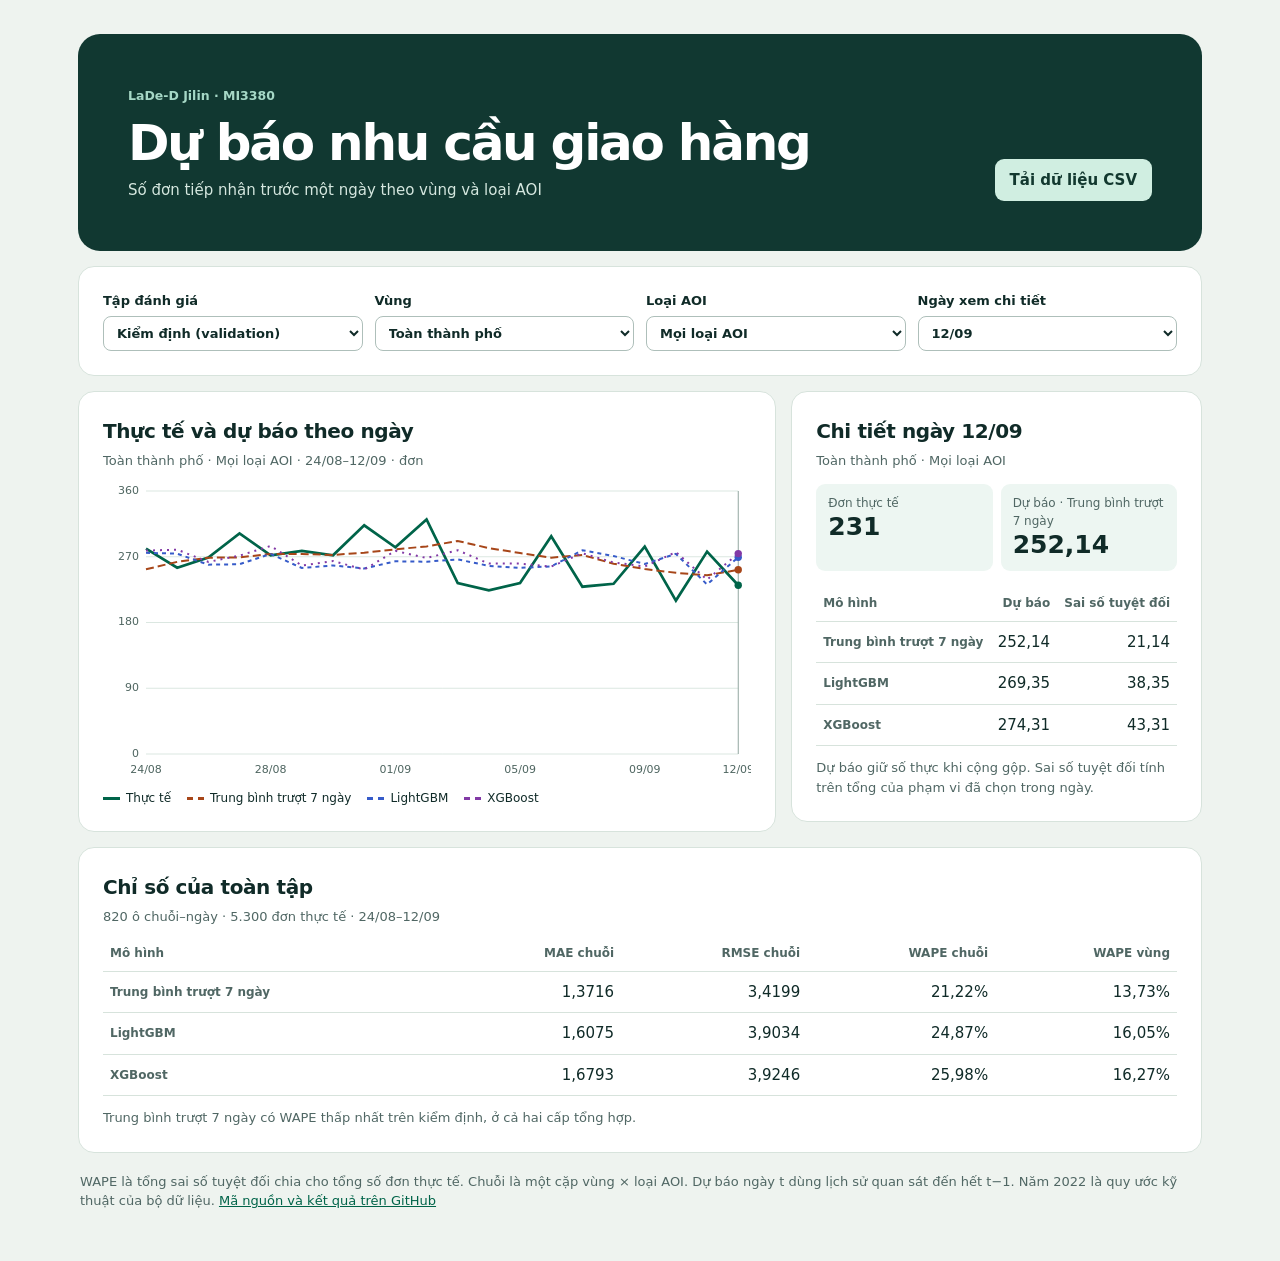
<file: outputs/forecasts/demo/Demo_Du_bao_Jilin.html>
<!doctype html>
<html lang="vi">
<head>
<meta charset="utf-8">
<meta name="viewport" content="width=device-width, initial-scale=1">
<title>Dự báo nhu cầu giao hàng · Jilin</title>
<style>
:root { color-scheme: light; --ink:#102b28; --muted:#506764; --paper:#eef3ef; --card:#fff; --line:#d7e3dc; --green:#006449; --amber:#a74619; --blue:#365bc9; --violet:#8239a6; }
* { box-sizing:border-box; }
body { margin:0; background:var(--paper); color:var(--ink); font:15px/1.5 system-ui,sans-serif; }
main { max-width:1170px; margin:auto; padding:34px 23px 50px; }
.hero { background:#113831; color:white; padding:clamp(24px,5vw,50px); border-radius:22px; display:flex; align-items:end; justify-content:space-between; gap:20px; flex-wrap:wrap; }
.hero small { color:#a6d8c6; font-weight:650; }
h1 { font-size:clamp(28px,5vw,50px); line-height:1.12; margin:8px 0; letter-spacing:-.045em; }
h2 { margin:0 0 5px; font-size:20px; letter-spacing:-.02em; }
p { margin:0; }
.hero p { color:#d5e7df; }
button, select { font:inherit; }
button { border:0; padding:10px 15px; border-radius:9px; cursor:pointer; font-weight:660; color:#12382f; background:#d0eee1; }
a { color:var(--green); }
button:focus-visible, select:focus-visible, a:focus-visible { outline:3px solid #2f6fe2; outline-offset:3px; }
.panel { background:var(--card); border:1px solid var(--line); border-radius:16px; padding:clamp(15px,3vw,24px); margin-top:15px; min-width:0; }
.filters { display:grid; grid-template-columns:repeat(4,minmax(0,1fr)); gap:12px; }
label { display:flex; flex-direction:column; gap:5px; font-size:13px; font-weight:650; }
select { width:100%; padding:8px 9px; border:1px solid #aebfba; border-radius:8px; color:var(--ink); background:white; }
.body { display:grid; grid-template-columns:1.7fr 1fr; gap:15px; align-items:start; }
.context, .note, .count { color:var(--muted); font-size:13px; }
.count { margin:5px 0 8px; }
.kpis { display:grid; grid-template-columns:repeat(2,minmax(0,1fr)); gap:8px; margin:14px 0; }
.kpi { padding:10px 12px; background:#edf6f2; border-radius:9px; min-width:0; }
.kpi span { display:block; color:var(--muted); font-size:12px; }
.kpi strong { font-size:25px; line-height:1.22; white-space:nowrap; }
.chart { height:306px; width:100%; position:relative; margin:9px 0 4px; }
canvas { display:block; width:100%; height:100%; }
.legend { display:flex; flex-wrap:wrap; column-gap:16px; row-gap:6px; font-size:12px; }
.legend span { display:flex; align-items:center; gap:6px; }
.legend i { width:17px; border-top:3px solid; }
.legend span:nth-child(n+2) i { border-top-style:dashed; }
.scroller { overflow:auto; }
table { width:100%; border-collapse:collapse; font-variant-numeric:tabular-nums; text-align:right; }
th, td { padding:9px 7px; border-bottom:1px solid var(--line); }
th { color:var(--muted); font-size:12px; white-space:nowrap; }
th:first-child, td:first-child { text-align:left; }
.note { margin-top:12px; }
footer { color:var(--muted); margin:19px 2px 0; font-size:13px; }
@media(max-width:820px) { .body { grid-template-columns:1fr; gap:0; } }
@media(max-width:560px) { main { padding:14px 10px 30px; } .filters { grid-template-columns:repeat(2,minmax(0,1fr)); } .chart { height:245px; } }
</style>
</head>
<body>
<main>
  <header class="hero">
    <div>
      <small>LaDe-D Jilin · MI3380</small>
      <h1>Dự báo nhu cầu giao hàng</h1>
      <p>Số đơn tiếp nhận trước một ngày theo vùng và loại AOI</p>
    </div>
    <button id="download" type="button">Tải dữ liệu CSV</button>
  </header>

  <section class="panel filters" aria-label="Bộ lọc kết quả dự báo">
    <label>Tập đánh giá<select id="split"><option value="validation">Kiểm định (validation)</option><option value="test">Kiểm tra (test)</option></select></label>
    <label>Vùng<select id="region"></select></label>
    <label>Loại AOI<select id="type"></select></label>
    <label>Ngày xem chi tiết<select id="day"></select></label>
  </section>

  <div class="body">
    <section class="panel">
      <h2>Thực tế và dự báo theo ngày</h2>
      <p id="chartContext" class="context"></p>
      <div class="chart"><canvas id="chart" role="img" aria-label="Biểu đồ số đơn thực tế và dự báo theo ngày"></canvas></div>
      <div id="legend" class="legend" aria-label="Chú giải"></div>
    </section>
    <section class="panel">
      <h2 id="dailyHeading">Chi tiết ngày</h2>
      <p id="dailyContext" class="context"></p>
      <div class="kpis">
        <div class="kpi"><span>Đơn thực tế</span><strong id="actual"></strong></div>
        <div class="kpi"><span>Dự báo · Trung bình trượt 7 ngày</span><strong id="rolling"></strong></div>
      </div>
      <div class="scroller">
        <table aria-labelledby="dailyHeading">
          <thead><tr><th scope="col">Mô hình</th><th scope="col">Dự báo</th><th scope="col">Sai số tuyệt đối</th></tr></thead>
          <tbody id="daily"></tbody>
        </table>
      </div>
      <p class="note">Dự báo giữ số thực khi cộng gộp. Sai số tuyệt đối tính trên tổng của phạm vi đã chọn trong ngày.</p>
    </section>
  </div>

  <section class="panel">
    <h2>Chỉ số của toàn tập</h2>
    <p id="metricContext" class="count"></p>
    <div class="scroller">
      <table aria-label="Chỉ số sai số của toàn tập">
        <thead><tr><th scope="col">Mô hình</th><th scope="col">MAE chuỗi</th><th scope="col">RMSE chuỗi</th><th scope="col">WAPE chuỗi</th><th scope="col">WAPE vùng</th></tr></thead>
        <tbody id="metrics"></tbody>
      </table>
    </div>
    <p id="finding" class="note"></p>
  </section>
  <footer>
    WAPE là tổng sai số tuyệt đối chia cho tổng số đơn thực tế. Chuỗi là một cặp vùng × loại AOI.
    Dự báo ngày t dùng lịch sử quan sát đến hết t−1. Năm 2022 là quy ước kỹ thuật của bộ dữ liệu.
    <a href="https://github.com/ndtchumoa/Last-Mile-Predictive-Routing/tree/e29f6a49c1cea71e26c288a58a001c11ceec9d65">Mã nguồn và kết quả trên GitHub</a>
  </footer>
</main>
<script id="forecast-data" type="application/json">{"bounds":{"train":["2022-06-27","2022-08-23"],"validation":["2022-08-24","2022-09-12"],"test":["2022-09-13","2022-10-02"]},"models":["rolling_mean_7","lightgbm_full","xgboost_full"],"rows":[["test","2022-09-13",31,0,"r31_t0",1,0.428571428571,null,null],["test","2022-09-13",31,1,"r31_t1",45,50.571428571429,null,null],["test","2022-09-13",31,3,"r31_t3",0,0.428571428571,null,null],["test","2022-09-13",31,4,"r31_t4",0,0.285714285714,null,null],["test","2022-09-13",31,7,"r31_t7",1,3.428571428571,null,null],["test","2022-09-13",31,10,"r31_t10",0,0.142857142857,null,null],["test","2022-09-13",31,12,"r31_t12",0,0.714285714286,null,null],["test","2022-09-13",31,13,"r31_t13",1,0.428571428571,null,null],["test","2022-09-13",31,14,"r31_t14",13,17.142857142857,null,null],["test","2022-09-13",53,0,"r53_t0",5,1.857142857143,null,null],["test","2022-09-13",53,1,"r53_t1",52,53.0,null,null],["test","2022-09-13",53,2,"r53_t2",0,0.0,null,null],["test","2022-09-13",53,3,"r53_t3",0,0.714285714286,null,null],["test","2022-09-13",53,4,"r53_t4",2,1.428571428571,null,null],["test","2022-09-13",53,5,"r53_t5",0,0.0,null,null],["test","2022-09-13",53,7,"r53_t7",0,1.428571428571,null,null],["test","2022-09-13",53,8,"r53_t8",0,0.0,null,null],["test","2022-09-13",53,10,"r53_t10",1,0.571428571429,null,null],["test","2022-09-13",53,12,"r53_t12",0,0.285714285714,null,null],["test","2022-09-13",53,13,"r53_t13",0,0.0,null,null],["test","2022-09-13",53,14,"r53_t14",20,22.285714285714,null,null],["test","2022-09-13",129,0,"r129_t0",0,0.571428571429,null,null],["test","2022-09-13",129,1,"r129_t1",37,52.0,null,null],["test","2022-09-13",129,3,"r129_t3",0,0.0,null,null],["test","2022-09-13",129,4,"r129_t4",0,0.571428571429,null,null],["test","2022-09-13",129,7,"r129_t7",1,1.857142857143,null,null],["test","2022-09-13",129,9,"r129_t9",0,0.0,null,null],["test","2022-09-13",129,10,"r129_t10",0,0.142857142857,null,null],["test","2022-09-13",129,12,"r129_t12",0,0.142857142857,null,null],["test","2022-09-13",129,13,"r129_t13",0,0.142857142857,null,null],["test","2022-09-13",129,14,"r129_t14",10,16.571428571429,null,null],["test","2022-09-13",165,0,"r165_t0",0,0.0,null,null],["test","2022-09-13",165,1,"r165_t1",14,13.571428571429,null,null],["test","2022-09-13",165,3,"r165_t3",0,0.142857142857,null,null],["test","2022-09-13",165,4,"r165_t4",1,0.857142857143,null,null],["test","2022-09-13",165,7,"r165_t7",0,0.285714285714,null,null],["test","2022-09-13",165,10,"r165_t10",0,0.142857142857,null,null],["test","2022-09-13",165,11,"r165_t11",0,0.0,null,null],["test","2022-09-13",165,12,"r165_t12",0,0.0,null,null],["test","2022-09-13",165,13,"r165_t13",0,0.0,null,null],["test","2022-09-13",165,14,"r165_t14",9,9.571428571429,null,null],["test","2022-09-14",31,0,"r31_t0",1,0.571428571429,null,null],["test","2022-09-14",31,1,"r31_t1",49,48.0,null,null],["test","2022-09-14",31,3,"r31_t3",0,0.428571428571,null,null],["test","2022-09-14",31,4,"r31_t4",0,0.142857142857,null,null],["test","2022-09-14",31,7,"r31_t7",4,3.0,null,null],["test","2022-09-14",31,10,"r31_t10",0,0.142857142857,null,null],["test","2022-09-14",31,12,"r31_t12",0,0.714285714286,null,null],["test","2022-09-14",31,13,"r31_t13",0,0.571428571429,null,null],["test","2022-09-14",31,14,"r31_t14",27,16.857142857143,null,null],["test","2022-09-14",53,0,"r53_t0",0,2.285714285714,null,null],["test","2022-09-14",53,1,"r53_t1",52,51.857142857143,null,null],["test","2022-09-14",53,2,"r53_t2",0,0.0,null,null],["test","2022-09-14",53,3,"r53_t3",0,0.714285714286,null,null],["test","2022-09-14",53,4,"r53_t4",1,1.428571428571,null,null],["test","2022-09-14",53,5,"r53_t5",0,0.0,null,null],["test","2022-09-14",53,7,"r53_t7",2,1.285714285714,null,null],["test","2022-09-14",53,8,"r53_t8",0,0.0,null,null],["test","2022-09-14",53,10,"r53_t10",0,0.571428571429,null,null],["test","2022-09-14",53,12,"r53_t12",0,0.285714285714,null,null],["test","2022-09-14",53,13,"r53_t13",0,0.0,null,null],["test","2022-09-14",53,14,"r53_t14",25,20.857142857143,null,null],["test","2022-09-14",129,0,"r129_t0",1,0.285714285714,null,null],["test","2022-09-14",129,1,"r129_t1",59,49.428571428571,null,null],["test","2022-09-14",129,3,"r129_t3",1,0.0,null,null],["test","2022-09-14",129,4,"r129_t4",0,0.285714285714,null,null],["test","2022-09-14",129,7,"r129_t7",3,1.285714285714,null,null],["test","2022-09-14",129,9,"r129_t9",0,0.0,null,null],["test","2022-09-14",129,10,"r129_t10",0,0.142857142857,null,null],["test","2022-09-14",129,12,"r129_t12",0,0.142857142857,null,null],["test","2022-09-14",129,13,"r129_t13",0,0.142857142857,null,null],["test","2022-09-14",129,14,"r129_t14",12,15.285714285714,null,null],["test","2022-09-14",165,0,"r165_t0",0,0.0,null,null],["test","2022-09-14",165,1,"r165_t1",14,13.285714285714,null,null],["test","2022-09-14",165,3,"r165_t3",0,0.142857142857,null,null],["test","2022-09-14",165,4,"r165_t4",2,1.0,null,null],["test","2022-09-14",165,7,"r165_t7",1,0.142857142857,null,null],["test","2022-09-14",165,10,"r165_t10",0,0.142857142857,null,null],["test","2022-09-14",165,11,"r165_t11",0,0.0,null,null],["test","2022-09-14",165,12,"r165_t12",0,0.0,null,null],["test","2022-09-14",165,13,"r165_t13",0,0.0,null,null],["test","2022-09-14",165,14,"r165_t14",14,8.142857142857,null,null],["test","2022-09-15",31,0,"r31_t0",1,0.714285714286,null,null],["test","2022-09-15",31,1,"r31_t1",39,47.285714285714,null,null],["test","2022-09-15",31,3,"r31_t3",0,0.428571428571,null,null],["test","2022-09-15",31,4,"r31_t4",0,0.142857142857,null,null],["test","2022-09-15",31,7,"r31_t7",1,2.857142857143,null,null],["test","2022-09-15",31,10,"r31_t10",0,0.142857142857,null,null],["test","2022-09-15",31,12,"r31_t12",0,0.571428571429,null,null],["test","2022-09-15",31,13,"r31_t13",0,0.428571428571,null,null],["test","2022-09-15",31,14,"r31_t14",10,18.0,null,null],["test","2022-09-15",53,0,"r53_t0",1,1.857142857143,null,null],["test","2022-09-15",53,1,"r53_t1",57,52.285714285714,null,null],["test","2022-09-15",53,2,"r53_t2",0,0.0,null,null],["test","2022-09-15",53,3,"r53_t3",0,0.571428571429,null,null],["test","2022-09-15",53,4,"r53_t4",1,1.142857142857,null,null],["test","2022-09-15",53,5,"r53_t5",0,0.0,null,null],["test","2022-09-15",53,7,"r53_t7",1,1.428571428571,null,null],["test","2022-09-15",53,8,"r53_t8",0,0.0,null,null],["test","2022-09-15",53,10,"r53_t10",0,0.428571428571,null,null],["test","2022-09-15",53,12,"r53_t12",0,0.285714285714,null,null],["test","2022-09-15",53,13,"r53_t13",0,0.0,null,null],["test","2022-09-15",53,14,"r53_t14",33,22.0,null,null],["test","2022-09-15",129,0,"r129_t0",0,0.428571428571,null,null],["test","2022-09-15",129,1,"r129_t1",51,51.142857142857,null,null],["test","2022-09-15",129,3,"r129_t3",1,0.142857142857,null,null],["test","2022-09-15",129,4,"r129_t4",1,0.142857142857,null,null],["test","2022-09-15",129,7,"r129_t7",3,1.714285714286,null,null],["test","2022-09-15",129,9,"r129_t9",0,0.0,null,null],["test","2022-09-15",129,10,"r129_t10",0,0.0,null,null],["test","2022-09-15",129,12,"r129_t12",0,0.142857142857,null,null],["test","2022-09-15",129,13,"r129_t13",0,0.142857142857,null,null],["test","2022-09-15",129,14,"r129_t14",14,15.428571428571,null,null],["test","2022-09-15",165,0,"r165_t0",0,0.0,null,null],["test","2022-09-15",165,1,"r165_t1",20,14.428571428571,null,null],["test","2022-09-15",165,3,"r165_t3",1,0.142857142857,null,null],["test","2022-09-15",165,4,"r165_t4",1,1.142857142857,null,null],["test","2022-09-15",165,7,"r165_t7",0,0.285714285714,null,null],["test","2022-09-15",165,10,"r165_t10",0,0.0,null,null],["test","2022-09-15",165,11,"r165_t11",0,0.0,null,null],["test","2022-09-15",165,12,"r165_t12",0,0.0,null,null],["test","2022-09-15",165,13,"r165_t13",0,0.0,null,null],["test","2022-09-15",165,14,"r165_t14",8,9.285714285714,null,null],["test","2022-09-16",31,0,"r31_t0",0,0.857142857143,null,null],["test","2022-09-16",31,1,"r31_t1",39,46.142857142857,null,null],["test","2022-09-16",31,3,"r31_t3",0,0.285714285714,null,null],["test","2022-09-16",31,4,"r31_t4",1,0.142857142857,null,null],["test","2022-09-16",31,7,"r31_t7",5,2.714285714286,null,null],["test","2022-09-16",31,10,"r31_t10",0,0.142857142857,null,null],["test","2022-09-16",31,12,"r31_t12",0,0.428571428571,null,null],["test","2022-09-16",31,13,"r31_t13",1,0.428571428571,null,null],["test","2022-09-16",31,14,"r31_t14",18,17.285714285714,null,null],["test","2022-09-16",53,0,"r53_t0",0,1.714285714286,null,null],["test","2022-09-16",53,1,"r53_t1",63,54.142857142857,null,null],["test","2022-09-16",53,2,"r53_t2",0,0.0,null,null],["test","2022-09-16",53,3,"r53_t3",1,0.428571428571,null,null],["test","2022-09-16",53,4,"r53_t4",3,1.285714285714,null,null],["test","2022-09-16",53,5,"r53_t5",0,0.0,null,null],["test","2022-09-16",53,7,"r53_t7",2,1.285714285714,null,null],["test","2022-09-16",53,8,"r53_t8",0,0.0,null,null],["test","2022-09-16",53,10,"r53_t10",1,0.428571428571,null,null],["test","2022-09-16",53,12,"r53_t12",0,0.285714285714,null,null],["test","2022-09-16",53,13,"r53_t13",0,0.0,null,null],["test","2022-09-16",53,14,"r53_t14",20,24.857142857143,null,null],["test","2022-09-16",129,0,"r129_t0",0,0.428571428571,null,null],["test","2022-09-16",129,1,"r129_t1",45,49.857142857143,null,null],["test","2022-09-16",129,3,"r129_t3",0,0.285714285714,null,null],["test","2022-09-16",129,4,"r129_t4",2,0.142857142857,null,null],["test","2022-09-16",129,7,"r129_t7",0,1.857142857143,null,null],["test","2022-09-16",129,9,"r129_t9",0,0.0,null,null],["test","2022-09-16",129,10,"r129_t10",0,0.0,null,null],["test","2022-09-16",129,12,"r129_t12",0,0.0,null,null],["test","2022-09-16",129,13,"r129_t13",0,0.0,null,null],["test","2022-09-16",129,14,"r129_t14",13,15.142857142857,null,null],["test","2022-09-16",165,0,"r165_t0",0,0.0,null,null],["test","2022-09-16",165,1,"r165_t1",13,14.857142857143,null,null],["test","2022-09-16",165,3,"r165_t3",0,0.285714285714,null,null],["test","2022-09-16",165,4,"r165_t4",2,1.285714285714,null,null],["test","2022-09-16",165,7,"r165_t7",0,0.142857142857,null,null],["test","2022-09-16",165,10,"r165_t10",0,0.0,null,null],["test","2022-09-16",165,11,"r165_t11",0,0.0,null,null],["test","2022-09-16",165,12,"r165_t12",0,0.0,null,null],["test","2022-09-16",165,13,"r165_t13",0,0.0,null,null],["test","2022-09-16",165,14,"r165_t14",14,9.571428571429,null,null],["test","2022-09-17",31,0,"r31_t0",0,0.571428571429,null,null],["test","2022-09-17",31,1,"r31_t1",34,44.0,null,null],["test","2022-09-17",31,3,"r31_t3",0,0.142857142857,null,null],["test","2022-09-17",31,4,"r31_t4",0,0.285714285714,null,null],["test","2022-09-17",31,7,"r31_t7",6,2.714285714286,null,null],["test","2022-09-17",31,10,"r31_t10",0,0.0,null,null],["test","2022-09-17",31,12,"r31_t12",0,0.285714285714,null,null],["test","2022-09-17",31,13,"r31_t13",0,0.428571428571,null,null],["test","2022-09-17",31,14,"r31_t14",21,17.571428571429,null,null],["test","2022-09-17",53,0,"r53_t0",2,1.571428571429,null,null],["test","2022-09-17",53,1,"r53_t1",58,53.714285714286,null,null],["test","2022-09-17",53,2,"r53_t2",1,0.0,null,null],["test","2022-09-17",53,3,"r53_t3",2,0.428571428571,null,null],["test","2022-09-17",53,4,"r53_t4",0,1.714285714286,null,null],["test","2022-09-17",53,5,"r53_t5",0,0.0,null,null],["test","2022-09-17",53,7,"r53_t7",2,1.428571428571,null,null],["test","2022-09-17",53,8,"r53_t8",0,0.0,null,null],["test","2022-09-17",53,10,"r53_t10",0,0.428571428571,null,null],["test","2022-09-17",53,12,"r53_t12",0,0.285714285714,null,null],["test","2022-09-17",53,13,"r53_t13",0,0.0,null,null],["test","2022-09-17",53,14,"r53_t14",27,23.857142857143,null,null],["test","2022-09-17",129,0,"r129_t0",0,0.428571428571,null,null],["test","2022-09-17",129,1,"r129_t1",51,48.428571428571,null,null],["test","2022-09-17",129,3,"r129_t3",0,0.285714285714,null,null],["test","2022-09-17",129,4,"r129_t4",0,0.428571428571,null,null],["test","2022-09-17",129,7,"r129_t7",1,1.714285714286,null,null],["test","2022-09-17",129,9,"r129_t9",0,0.0,null,null],["test","2022-09-17",129,10,"r129_t10",0,0.0,null,null],["test","2022-09-17",129,12,"r129_t12",0,0.0,null,null],["test","2022-09-17",129,13,"r129_t13",0,0.0,null,null],["test","2022-09-17",129,14,"r129_t14",13,14.142857142857,null,null],["test","2022-09-17",165,0,"r165_t0",0,0.0,null,null],["test","2022-09-17",165,1,"r165_t1",18,14.0,null,null],["test","2022-09-17",165,3,"r165_t3",1,0.142857142857,null,null],["test","2022-09-17",165,4,"r165_t4",0,1.285714285714,null,null],["test","2022-09-17",165,7,"r165_t7",0,0.142857142857,null,null],["test","2022-09-17",165,10,"r165_t10",0,0.0,null,null],["test","2022-09-17",165,11,"r165_t11",0,0.0,null,null],["test","2022-09-17",165,12,"r165_t12",1,0.0,null,null],["test","2022-09-17",165,13,"r165_t13",0,0.0,null,null],["test","2022-09-17",165,14,"r165_t14",14,10.428571428571,null,null],["test","2022-09-18",31,0,"r31_t0",0,0.571428571429,null,null],["test","2022-09-18",31,1,"r31_t1",39,43.428571428571,null,null],["test","2022-09-18",31,3,"r31_t3",0,0.142857142857,null,null],["test","2022-09-18",31,4,"r31_t4",2,0.285714285714,null,null],["test","2022-09-18",31,7,"r31_t7",4,3.142857142857,null,null],["test","2022-09-18",31,10,"r31_t10",0,0.0,null,null],["test","2022-09-18",31,12,"r31_t12",1,0.142857142857,null,null],["test","2022-09-18",31,13,"r31_t13",0,0.428571428571,null,null],["test","2022-09-18",31,14,"r31_t14",13,17.857142857143,null,null],["test","2022-09-18",53,0,"r53_t0",3,1.428571428571,null,null],["test","2022-09-18",53,1,"r53_t1",51,55.0,null,null],["test","2022-09-18",53,2,"r53_t2",0,0.142857142857,null,null],["test","2022-09-18",53,3,"r53_t3",0,0.714285714286,null,null],["test","2022-09-18",53,4,"r53_t4",0,1.285714285714,null,null],["test","2022-09-18",53,5,"r53_t5",0,0.0,null,null],["test","2022-09-18",53,7,"r53_t7",1,1.571428571429,null,null],["test","2022-09-18",53,8,"r53_t8",0,0.0,null,null],["test","2022-09-18",53,10,"r53_t10",0,0.428571428571,null,null],["test","2022-09-18",53,12,"r53_t12",0,0.285714285714,null,null],["test","2022-09-18",53,13,"r53_t13",0,0.0,null,null],["test","2022-09-18",53,14,"r53_t14",19,25.285714285714,null,null],["test","2022-09-18",129,0,"r129_t0",2,0.428571428571,null,null],["test","2022-09-18",129,1,"r129_t1",47,50.142857142857,null,null],["test","2022-09-18",129,3,"r129_t3",0,0.285714285714,null,null],["test","2022-09-18",129,4,"r129_t4",1,0.428571428571,null,null],["test","2022-09-18",129,7,"r129_t7",4,1.857142857143,null,null],["test","2022-09-18",129,9,"r129_t9",0,0.0,null,null],["test","2022-09-18",129,10,"r129_t10",0,0.0,null,null],["test","2022-09-18",129,12,"r129_t12",1,0.0,null,null],["test","2022-09-18",129,13,"r129_t13",0,0.0,null,null],["test","2022-09-18",129,14,"r129_t14",19,13.0,null,null],["test","2022-09-18",165,0,"r165_t0",0,0.0,null,null],["test","2022-09-18",165,1,"r165_t1",14,15.0,null,null],["test","2022-09-18",165,3,"r165_t3",0,0.285714285714,null,null],["test","2022-09-18",165,4,"r165_t4",0,1.285714285714,null,null],["test","2022-09-18",165,7,"r165_t7",0,0.142857142857,null,null],["test","2022-09-18",165,10,"r165_t10",0,0.0,null,null],["test","2022-09-18",165,11,"r165_t11",0,0.0,null,null],["test","2022-09-18",165,12,"r165_t12",0,0.142857142857,null,null],["test","2022-09-18",165,13,"r165_t13",0,0.0,null,null],["test","2022-09-18",165,14,"r165_t14",10,11.714285714286,null,null],["test","2022-09-19",31,0,"r31_t0",0,0.571428571429,null,null],["test","2022-09-19",31,1,"r31_t1",41,39.571428571429,null,null],["test","2022-09-19",31,3,"r31_t3",0,0.0,null,null],["test","2022-09-19",31,4,"r31_t4",1,0.571428571429,null,null],["test","2022-09-19",31,7,"r31_t7",0,3.428571428571,null,null],["test","2022-09-19",31,10,"r31_t10",0,0.0,null,null],["test","2022-09-19",31,12,"r31_t12",0,0.285714285714,null,null],["test","2022-09-19",31,13,"r31_t13",1,0.428571428571,null,null],["test","2022-09-19",31,14,"r31_t14",13,16.857142857143,null,null],["test","2022-09-19",53,0,"r53_t0",2,1.857142857143,null,null],["test","2022-09-19",53,1,"r53_t1",52,55.142857142857,null,null],["test","2022-09-19",53,2,"r53_t2",0,0.142857142857,null,null],["test","2022-09-19",53,3,"r53_t3",0,0.428571428571,null,null],["test","2022-09-19",53,4,"r53_t4",0,1.142857142857,null,null],["test","2022-09-19",53,5,"r53_t5",0,0.0,null,null],["test","2022-09-19",53,7,"r53_t7",1,1.285714285714,null,null],["test","2022-09-19",53,8,"r53_t8",0,0.0,null,null],["test","2022-09-19",53,10,"r53_t10",1,0.285714285714,null,null],["test","2022-09-19",53,12,"r53_t12",1,0.142857142857,null,null],["test","2022-09-19",53,13,"r53_t13",0,0.0,null,null],["test","2022-09-19",53,14,"r53_t14",21,23.857142857143,null,null],["test","2022-09-19",129,0,"r129_t0",0,0.571428571429,null,null],["test","2022-09-19",129,1,"r129_t1",50,49.0,null,null],["test","2022-09-19",129,3,"r129_t3",0,0.285714285714,null,null],["test","2022-09-19",129,4,"r129_t4",0,0.571428571429,null,null],["test","2022-09-19",129,7,"r129_t7",0,2.142857142857,null,null],["test","2022-09-19",129,9,"r129_t9",0,0.0,null,null],["test","2022-09-19",129,10,"r129_t10",1,0.0,null,null],["test","2022-09-19",129,12,"r129_t12",0,0.142857142857,null,null],["test","2022-09-19",129,13,"r129_t13",0,0.0,null,null],["test","2022-09-19",129,14,"r129_t14",8,13.285714285714,null,null],["test","2022-09-19",165,0,"r165_t0",1,0.0,null,null],["test","2022-09-19",165,1,"r165_t1",16,15.285714285714,null,null],["test","2022-09-19",165,3,"r165_t3",0,0.285714285714,null,null],["test","2022-09-19",165,4,"r165_t4",0,1.0,null,null],["test","2022-09-19",165,7,"r165_t7",0,0.142857142857,null,null],["test","2022-09-19",165,10,"r165_t10",0,0.0,null,null],["test","2022-09-19",165,11,"r165_t11",0,0.0,null,null],["test","2022-09-19",165,12,"r165_t12",1,0.142857142857,null,null],["test","2022-09-19",165,13,"r165_t13",0,0.0,null,null],["test","2022-09-19",165,14,"r165_t14",13,11.428571428571,null,null],["test","2022-09-20",31,0,"r31_t0",2,0.428571428571,null,null],["test","2022-09-20",31,1,"r31_t1",37,40.857142857143,null,null],["test","2022-09-20",31,3,"r31_t3",0,0.0,null,null],["test","2022-09-20",31,4,"r31_t4",0,0.571428571429,null,null],["test","2022-09-20",31,7,"r31_t7",4,3.0,null,null],["test","2022-09-20",31,10,"r31_t10",2,0.0,null,null],["test","2022-09-20",31,12,"r31_t12",1,0.142857142857,null,null],["test","2022-09-20",31,13,"r31_t13",0,0.428571428571,null,null],["test","2022-09-20",31,14,"r31_t14",15,16.428571428571,null,null],["test","2022-09-20",53,0,"r53_t0",3,1.857142857143,null,null],["test","2022-09-20",53,1,"r53_t1",47,55.0,null,null],["test","2022-09-20",53,2,"r53_t2",0,0.142857142857,null,null],["test","2022-09-20",53,3,"r53_t3",0,0.428571428571,null,null],["test","2022-09-20",53,4,"r53_t4",1,1.0,null,null],["test","2022-09-20",53,5,"r53_t5",0,0.0,null,null],["test","2022-09-20",53,7,"r53_t7",0,1.285714285714,null,null],["test","2022-09-20",53,8,"r53_t8",0,0.0,null,null],["test","2022-09-20",53,10,"r53_t10",0,0.428571428571,null,null],["test","2022-09-20",53,12,"r53_t12",0,0.142857142857,null,null],["test","2022-09-20",53,13,"r53_t13",0,0.0,null,null],["test","2022-09-20",53,14,"r53_t14",19,23.571428571429,null,null],["test","2022-09-20",129,0,"r129_t0",0,0.428571428571,null,null],["test","2022-09-20",129,1,"r129_t1",43,48.571428571429,null,null],["test","2022-09-20",129,3,"r129_t3",0,0.285714285714,null,null],["test","2022-09-20",129,4,"r129_t4",1,0.571428571429,null,null],["test","2022-09-20",129,7,"r129_t7",2,1.714285714286,null,null],["test","2022-09-20",129,9,"r129_t9",0,0.0,null,null],["test","2022-09-20",129,10,"r129_t10",0,0.142857142857,null,null],["test","2022-09-20",129,12,"r129_t12",0,0.142857142857,null,null],["test","2022-09-20",129,13,"r129_t13",0,0.0,null,null],["test","2022-09-20",129,14,"r129_t14",12,12.714285714286,null,null],["test","2022-09-20",165,0,"r165_t0",0,0.142857142857,null,null],["test","2022-09-20",165,1,"r165_t1",16,15.571428571429,null,null],["test","2022-09-20",165,3,"r165_t3",1,0.285714285714,null,null],["test","2022-09-20",165,4,"r165_t4",0,0.857142857143,null,null],["test","2022-09-20",165,7,"r165_t7",0,0.142857142857,null,null],["test","2022-09-20",165,10,"r165_t10",0,0.0,null,null],["test","2022-09-20",165,11,"r165_t11",0,0.0,null,null],["test","2022-09-20",165,12,"r165_t12",0,0.285714285714,null,null],["test","2022-09-20",165,13,"r165_t13",0,0.0,null,null],["test","2022-09-20",165,14,"r165_t14",8,11.714285714286,null,null],["test","2022-09-21",31,0,"r31_t0",3,0.571428571429,null,null],["test","2022-09-21",31,1,"r31_t1",43,39.714285714286,null,null],["test","2022-09-21",31,3,"r31_t3",0,0.0,null,null],["test","2022-09-21",31,4,"r31_t4",0,0.571428571429,null,null],["test","2022-09-21",31,7,"r31_t7",5,3.428571428571,null,null],["test","2022-09-21",31,10,"r31_t10",0,0.285714285714,null,null],["test","2022-09-21",31,12,"r31_t12",1,0.285714285714,null,null],["test","2022-09-21",31,13,"r31_t13",1,0.285714285714,null,null],["test","2022-09-21",31,14,"r31_t14",18,16.714285714286,null,null],["test","2022-09-21",53,0,"r53_t0",1,1.571428571429,null,null],["test","2022-09-21",53,1,"r53_t1",67,54.285714285714,null,null],["test","2022-09-21",53,2,"r53_t2",0,0.142857142857,null,null],["test","2022-09-21",53,3,"r53_t3",0,0.428571428571,null,null],["test","2022-09-21",53,4,"r53_t4",2,0.857142857143,null,null],["test","2022-09-21",53,5,"r53_t5",0,0.0,null,null],["test","2022-09-21",53,7,"r53_t7",0,1.285714285714,null,null],["test","2022-09-21",53,8,"r53_t8",0,0.0,null,null],["test","2022-09-21",53,10,"r53_t10",1,0.285714285714,null,null],["test","2022-09-21",53,12,"r53_t12",1,0.142857142857,null,null],["test","2022-09-21",53,13,"r53_t13",0,0.0,null,null],["test","2022-09-21",53,14,"r53_t14",32,23.428571428571,null,null],["test","2022-09-21",129,0,"r129_t0",0,0.428571428571,null,null],["test","2022-09-21",129,1,"r129_t1",56,49.428571428571,null,null],["test","2022-09-21",129,3,"r129_t3",0,0.285714285714,null,null],["test","2022-09-21",129,4,"r129_t4",0,0.714285714286,null,null],["test","2022-09-21",129,7,"r129_t7",2,1.857142857143,null,null],["test","2022-09-21",129,9,"r129_t9",0,0.0,null,null],["test","2022-09-21",129,10,"r129_t10",1,0.142857142857,null,null],["test","2022-09-21",129,12,"r129_t12",1,0.142857142857,null,null],["test","2022-09-21",129,13,"r129_t13",0,0.0,null,null],["test","2022-09-21",129,14,"r129_t14",13,13.0,null,null],["test","2022-09-21",165,0,"r165_t0",0,0.142857142857,null,null],["test","2022-09-21",165,1,"r165_t1",14,15.857142857143,null,null],["test","2022-09-21",165,3,"r165_t3",1,0.428571428571,null,null],["test","2022-09-21",165,4,"r165_t4",0,0.714285714286,null,null],["test","2022-09-21",165,7,"r165_t7",0,0.142857142857,null,null],["test","2022-09-21",165,10,"r165_t10",0,0.0,null,null],["test","2022-09-21",165,11,"r165_t11",0,0.0,null,null],["test","2022-09-21",165,12,"r165_t12",0,0.285714285714,null,null],["test","2022-09-21",165,13,"r165_t13",0,0.0,null,null],["test","2022-09-21",165,14,"r165_t14",15,11.571428571429,null,null],["test","2022-09-22",31,0,"r31_t0",2,0.857142857143,null,null],["test","2022-09-22",31,1,"r31_t1",36,38.857142857143,null,null],["test","2022-09-22",31,3,"r31_t3",0,0.0,null,null],["test","2022-09-22",31,4,"r31_t4",1,0.571428571429,null,null],["test","2022-09-22",31,7,"r31_t7",5,3.571428571429,null,null],["test","2022-09-22",31,10,"r31_t10",0,0.285714285714,null,null],["test","2022-09-22",31,12,"r31_t12",0,0.428571428571,null,null],["test","2022-09-22",31,13,"r31_t13",0,0.428571428571,null,null],["test","2022-09-22",31,14,"r31_t14",16,15.428571428571,null,null],["test","2022-09-22",53,0,"r53_t0",2,1.714285714286,null,null],["test","2022-09-22",53,1,"r53_t1",56,56.428571428571,null,null],["test","2022-09-22",53,2,"r53_t2",0,0.142857142857,null,null],["test","2022-09-22",53,3,"r53_t3",2,0.428571428571,null,null],["test","2022-09-22",53,4,"r53_t4",1,1.0,null,null],["test","2022-09-22",53,5,"r53_t5",0,0.0,null,null],["test","2022-09-22",53,7,"r53_t7",0,1.0,null,null],["test","2022-09-22",53,8,"r53_t8",0,0.0,null,null],["test","2022-09-22",53,10,"r53_t10",0,0.428571428571,null,null],["test","2022-09-22",53,12,"r53_t12",0,0.285714285714,null,null],["test","2022-09-22",53,13,"r53_t13",1,0.0,null,null],["test","2022-09-22",53,14,"r53_t14",29,24.428571428571,null,null],["test","2022-09-22",129,0,"r129_t0",0,0.285714285714,null,null],["test","2022-09-22",129,1,"r129_t1",56,49.0,null,null],["test","2022-09-22",129,3,"r129_t3",1,0.142857142857,null,null],["test","2022-09-22",129,4,"r129_t4",0,0.714285714286,null,null],["test","2022-09-22",129,7,"r129_t7",2,1.714285714286,null,null],["test","2022-09-22",129,9,"r129_t9",0,0.0,null,null],["test","2022-09-22",129,10,"r129_t10",0,0.285714285714,null,null],["test","2022-09-22",129,12,"r129_t12",0,0.285714285714,null,null],["test","2022-09-22",129,13,"r129_t13",0,0.0,null,null],["test","2022-09-22",129,14,"r129_t14",14,13.142857142857,null,null],["test","2022-09-22",165,0,"r165_t0",0,0.142857142857,null,null],["test","2022-09-22",165,1,"r165_t1",13,15.857142857143,null,null],["test","2022-09-22",165,3,"r165_t3",0,0.571428571429,null,null],["test","2022-09-22",165,4,"r165_t4",0,0.428571428571,null,null],["test","2022-09-22",165,7,"r165_t7",0,0.0,null,null],["test","2022-09-22",165,10,"r165_t10",0,0.0,null,null],["test","2022-09-22",165,11,"r165_t11",0,0.0,null,null],["test","2022-09-22",165,12,"r165_t12",0,0.285714285714,null,null],["test","2022-09-22",165,13,"r165_t13",1,0.0,null,null],["test","2022-09-22",165,14,"r165_t14",14,11.714285714286,null,null],["test","2022-09-23",31,0,"r31_t0",0,1.0,null,null],["test","2022-09-23",31,1,"r31_t1",45,38.428571428571,null,null],["test","2022-09-23",31,3,"r31_t3",0,0.0,null,null],["test","2022-09-23",31,4,"r31_t4",1,0.714285714286,null,null],["test","2022-09-23",31,7,"r31_t7",5,4.142857142857,null,null],["test","2022-09-23",31,10,"r31_t10",0,0.285714285714,null,null],["test","2022-09-23",31,12,"r31_t12",1,0.428571428571,null,null],["test","2022-09-23",31,13,"r31_t13",0,0.428571428571,null,null],["test","2022-09-23",31,14,"r31_t14",19,16.285714285714,null,null],["test","2022-09-23",53,0,"r53_t0",1,1.857142857143,null,null],["test","2022-09-23",53,1,"r53_t1",57,56.285714285714,null,null],["test","2022-09-23",53,2,"r53_t2",1,0.142857142857,null,null],["test","2022-09-23",53,3,"r53_t3",2,0.714285714286,null,null],["test","2022-09-23",53,4,"r53_t4",0,1.0,null,null],["test","2022-09-23",53,5,"r53_t5",0,0.0,null,null],["test","2022-09-23",53,7,"r53_t7",1,0.857142857143,null,null],["test","2022-09-23",53,8,"r53_t8",0,0.0,null,null],["test","2022-09-23",53,10,"r53_t10",1,0.428571428571,null,null],["test","2022-09-23",53,12,"r53_t12",0,0.285714285714,null,null],["test","2022-09-23",53,13,"r53_t13",0,0.142857142857,null,null],["test","2022-09-23",53,14,"r53_t14",30,23.857142857143,null,null],["test","2022-09-23",129,0,"r129_t0",0,0.285714285714,null,null],["test","2022-09-23",129,1,"r129_t1",61,49.714285714286,null,null],["test","2022-09-23",129,3,"r129_t3",0,0.142857142857,null,null],["test","2022-09-23",129,4,"r129_t4",0,0.571428571429,null,null],["test","2022-09-23",129,7,"r129_t7",2,1.571428571429,null,null],["test","2022-09-23",129,9,"r129_t9",0,0.0,null,null],["test","2022-09-23",129,10,"r129_t10",0,0.285714285714,null,null],["test","2022-09-23",129,12,"r129_t12",0,0.285714285714,null,null],["test","2022-09-23",129,13,"r129_t13",0,0.0,null,null],["test","2022-09-23",129,14,"r129_t14",15,13.142857142857,null,null],["test","2022-09-23",165,0,"r165_t0",0,0.142857142857,null,null],["test","2022-09-23",165,1,"r165_t1",0,14.857142857143,null,null],["test","2022-09-23",165,3,"r165_t3",0,0.428571428571,null,null],["test","2022-09-23",165,4,"r165_t4",0,0.285714285714,null,null],["test","2022-09-23",165,7,"r165_t7",0,0.0,null,null],["test","2022-09-23",165,10,"r165_t10",0,0.0,null,null],["test","2022-09-23",165,11,"r165_t11",0,0.0,null,null],["test","2022-09-23",165,12,"r165_t12",0,0.285714285714,null,null],["test","2022-09-23",165,13,"r165_t13",0,0.142857142857,null,null],["test","2022-09-23",165,14,"r165_t14",2,12.571428571429,null,null],["test","2022-09-24",31,0,"r31_t0",0,1.0,null,null],["test","2022-09-24",31,1,"r31_t1",54,39.285714285714,null,null],["test","2022-09-24",31,3,"r31_t3",0,0.0,null,null],["test","2022-09-24",31,4,"r31_t4",0,0.714285714286,null,null],["test","2022-09-24",31,7,"r31_t7",6,4.142857142857,null,null],["test","2022-09-24",31,10,"r31_t10",0,0.285714285714,null,null],["test","2022-09-24",31,12,"r31_t12",0,0.571428571429,null,null],["test","2022-09-24",31,13,"r31_t13",0,0.285714285714,null,null],["test","2022-09-24",31,14,"r31_t14",24,16.428571428571,null,null],["test","2022-09-24",53,0,"r53_t0",0,2.0,null,null],["test","2022-09-24",53,1,"r53_t1",68,55.428571428571,null,null],["test","2022-09-24",53,2,"r53_t2",0,0.285714285714,null,null],["test","2022-09-24",53,3,"r53_t3",1,0.857142857143,null,null],["test","2022-09-24",53,4,"r53_t4",0,0.571428571429,null,null],["test","2022-09-24",53,5,"r53_t5",0,0.0,null,null],["test","2022-09-24",53,7,"r53_t7",0,0.714285714286,null,null],["test","2022-09-24",53,8,"r53_t8",0,0.0,null,null],["test","2022-09-24",53,10,"r53_t10",0,0.428571428571,null,null],["test","2022-09-24",53,12,"r53_t12",1,0.285714285714,null,null],["test","2022-09-24",53,13,"r53_t13",0,0.142857142857,null,null],["test","2022-09-24",53,14,"r53_t14",35,25.285714285714,null,null],["test","2022-09-24",129,0,"r129_t0",0,0.285714285714,null,null],["test","2022-09-24",129,1,"r129_t1",46,52.0,null,null],["test","2022-09-24",129,3,"r129_t3",0,0.142857142857,null,null],["test","2022-09-24",129,4,"r129_t4",0,0.285714285714,null,null],["test","2022-09-24",129,7,"r129_t7",3,1.857142857143,null,null],["test","2022-09-24",129,9,"r129_t9",0,0.0,null,null],["test","2022-09-24",129,10,"r129_t10",0,0.285714285714,null,null],["test","2022-09-24",129,12,"r129_t12",0,0.285714285714,null,null],["test","2022-09-24",129,13,"r129_t13",0,0.0,null,null],["test","2022-09-24",129,14,"r129_t14",18,13.428571428571,null,null],["test","2022-09-24",165,0,"r165_t0",0,0.142857142857,null,null],["test","2022-09-24",165,1,"r165_t1",13,13.0,null,null],["test","2022-09-24",165,3,"r165_t3",0,0.428571428571,null,null],["test","2022-09-24",165,4,"r165_t4",0,0.0,null,null],["test","2022-09-24",165,7,"r165_t7",0,0.0,null,null],["test","2022-09-24",165,10,"r165_t10",0,0.0,null,null],["test","2022-09-24",165,11,"r165_t11",0,0.0,null,null],["test","2022-09-24",165,12,"r165_t12",0,0.285714285714,null,null],["test","2022-09-24",165,13,"r165_t13",0,0.142857142857,null,null],["test","2022-09-24",165,14,"r165_t14",6,10.857142857143,null,null],["test","2022-09-25",31,0,"r31_t0",0,1.0,null,null],["test","2022-09-25",31,1,"r31_t1",45,42.142857142857,null,null],["test","2022-09-25",31,3,"r31_t3",0,0.0,null,null],["test","2022-09-25",31,4,"r31_t4",0,0.714285714286,null,null],["test","2022-09-25",31,7,"r31_t7",4,4.142857142857,null,null],["test","2022-09-25",31,10,"r31_t10",0,0.285714285714,null,null],["test","2022-09-25",31,12,"r31_t12",1,0.571428571429,null,null],["test","2022-09-25",31,13,"r31_t13",0,0.285714285714,null,null],["test","2022-09-25",31,14,"r31_t14",18,16.857142857143,null,null],["test","2022-09-25",53,0,"r53_t0",1,1.714285714286,null,null],["test","2022-09-25",53,1,"r53_t1",62,56.857142857143,null,null],["test","2022-09-25",53,2,"r53_t2",0,0.142857142857,null,null],["test","2022-09-25",53,3,"r53_t3",2,0.714285714286,null,null],["test","2022-09-25",53,4,"r53_t4",0,0.571428571429,null,null],["test","2022-09-25",53,5,"r53_t5",0,0.0,null,null],["test","2022-09-25",53,7,"r53_t7",1,0.428571428571,null,null],["test","2022-09-25",53,8,"r53_t8",0,0.0,null,null],["test","2022-09-25",53,10,"r53_t10",0,0.428571428571,null,null],["test","2022-09-25",53,12,"r53_t12",1,0.428571428571,null,null],["test","2022-09-25",53,13,"r53_t13",0,0.142857142857,null,null],["test","2022-09-25",53,14,"r53_t14",27,26.428571428571,null,null],["test","2022-09-25",129,0,"r129_t0",0,0.285714285714,null,null],["test","2022-09-25",129,1,"r129_t1",53,51.285714285714,null,null],["test","2022-09-25",129,3,"r129_t3",1,0.142857142857,null,null],["test","2022-09-25",129,4,"r129_t4",1,0.285714285714,null,null],["test","2022-09-25",129,7,"r129_t7",1,2.142857142857,null,null],["test","2022-09-25",129,9,"r129_t9",0,0.0,null,null],["test","2022-09-25",129,10,"r129_t10",0,0.285714285714,null,null],["test","2022-09-25",129,12,"r129_t12",0,0.285714285714,null,null],["test","2022-09-25",129,13,"r129_t13",0,0.0,null,null],["test","2022-09-25",129,14,"r129_t14",12,14.142857142857,null,null],["test","2022-09-25",165,0,"r165_t0",0,0.142857142857,null,null],["test","2022-09-25",165,1,"r165_t1",10,12.285714285714,null,null],["test","2022-09-25",165,3,"r165_t3",1,0.285714285714,null,null],["test","2022-09-25",165,4,"r165_t4",0,0.0,null,null],["test","2022-09-25",165,7,"r165_t7",0,0.0,null,null],["test","2022-09-25",165,10,"r165_t10",0,0.0,null,null],["test","2022-09-25",165,11,"r165_t11",0,0.0,null,null],["test","2022-09-25",165,12,"r165_t12",0,0.142857142857,null,null],["test","2022-09-25",165,13,"r165_t13",0,0.142857142857,null,null],["test","2022-09-25",165,14,"r165_t14",3,9.714285714286,null,null],["test","2022-09-26",31,0,"r31_t0",0,1.0,null,null],["test","2022-09-26",31,1,"r31_t1",43,43.0,null,null],["test","2022-09-26",31,3,"r31_t3",0,0.0,null,null],["test","2022-09-26",31,4,"r31_t4",1,0.428571428571,null,null],["test","2022-09-26",31,7,"r31_t7",4,4.142857142857,null,null],["test","2022-09-26",31,10,"r31_t10",1,0.285714285714,null,null],["test","2022-09-26",31,12,"r31_t12",0,0.571428571429,null,null],["test","2022-09-26",31,13,"r31_t13",1,0.285714285714,null,null],["test","2022-09-26",31,14,"r31_t14",20,17.571428571429,null,null],["test","2022-09-26",53,0,"r53_t0",2,1.428571428571,null,null],["test","2022-09-26",53,1,"r53_t1",45,58.428571428571,null,null],["test","2022-09-26",53,2,"r53_t2",0,0.142857142857,null,null],["test","2022-09-26",53,3,"r53_t3",0,1.0,null,null],["test","2022-09-26",53,4,"r53_t4",3,0.571428571429,null,null],["test","2022-09-26",53,5,"r53_t5",0,0.0,null,null],["test","2022-09-26",53,7,"r53_t7",2,0.428571428571,null,null],["test","2022-09-26",53,8,"r53_t8",0,0.0,null,null],["test","2022-09-26",53,10,"r53_t10",0,0.428571428571,null,null],["test","2022-09-26",53,12,"r53_t12",0,0.571428571429,null,null],["test","2022-09-26",53,13,"r53_t13",0,0.142857142857,null,null],["test","2022-09-26",53,14,"r53_t14",27,27.571428571429,null,null],["test","2022-09-26",129,0,"r129_t0",1,0.0,null,null],["test","2022-09-26",129,1,"r129_t1",14,52.142857142857,null,null],["test","2022-09-26",129,3,"r129_t3",1,0.285714285714,null,null],["test","2022-09-26",129,4,"r129_t4",0,0.285714285714,null,null],["test","2022-09-26",129,7,"r129_t7",3,1.714285714286,null,null],["test","2022-09-26",129,9,"r129_t9",0,0.0,null,null],["test","2022-09-26",129,10,"r129_t10",0,0.285714285714,null,null],["test","2022-09-26",129,12,"r129_t12",0,0.142857142857,null,null],["test","2022-09-26",129,13,"r129_t13",0,0.0,null,null],["test","2022-09-26",129,14,"r129_t14",11,13.142857142857,null,null],["test","2022-09-26",165,0,"r165_t0",0,0.142857142857,null,null],["test","2022-09-26",165,1,"r165_t1",8,11.714285714286,null,null],["test","2022-09-26",165,3,"r165_t3",1,0.428571428571,null,null],["test","2022-09-26",165,4,"r165_t4",0,0.0,null,null],["test","2022-09-26",165,7,"r165_t7",0,0.0,null,null],["test","2022-09-26",165,10,"r165_t10",0,0.0,null,null],["test","2022-09-26",165,11,"r165_t11",0,0.0,null,null],["test","2022-09-26",165,12,"r165_t12",0,0.142857142857,null,null],["test","2022-09-26",165,13,"r165_t13",0,0.142857142857,null,null],["test","2022-09-26",165,14,"r165_t14",4,8.714285714286,null,null],["test","2022-09-27",31,0,"r31_t0",2,1.0,null,null],["test","2022-09-27",31,1,"r31_t1",37,43.285714285714,null,null],["test","2022-09-27",31,3,"r31_t3",1,0.0,null,null],["test","2022-09-27",31,4,"r31_t4",0,0.428571428571,null,null],["test","2022-09-27",31,7,"r31_t7",4,4.714285714286,null,null],["test","2022-09-27",31,10,"r31_t10",0,0.428571428571,null,null],["test","2022-09-27",31,12,"r31_t12",0,0.571428571429,null,null],["test","2022-09-27",31,13,"r31_t13",0,0.285714285714,null,null],["test","2022-09-27",31,14,"r31_t14",21,18.571428571429,null,null],["test","2022-09-27",53,0,"r53_t0",2,1.428571428571,null,null],["test","2022-09-27",53,1,"r53_t1",55,57.428571428571,null,null],["test","2022-09-27",53,2,"r53_t2",0,0.142857142857,null,null],["test","2022-09-27",53,3,"r53_t3",1,1.0,null,null],["test","2022-09-27",53,4,"r53_t4",2,1.0,null,null],["test","2022-09-27",53,5,"r53_t5",0,0.0,null,null],["test","2022-09-27",53,7,"r53_t7",0,0.571428571429,null,null],["test","2022-09-27",53,8,"r53_t8",0,0.0,null,null],["test","2022-09-27",53,10,"r53_t10",0,0.285714285714,null,null],["test","2022-09-27",53,12,"r53_t12",0,0.428571428571,null,null],["test","2022-09-27",53,13,"r53_t13",0,0.142857142857,null,null],["test","2022-09-27",53,14,"r53_t14",22,28.428571428571,null,null],["test","2022-09-27",129,0,"r129_t0",1,0.142857142857,null,null],["test","2022-09-27",129,1,"r129_t1",58,47.0,null,null],["test","2022-09-27",129,3,"r129_t3",2,0.428571428571,null,null],["test","2022-09-27",129,4,"r129_t4",1,0.285714285714,null,null],["test","2022-09-27",129,7,"r129_t7",3,2.142857142857,null,null],["test","2022-09-27",129,9,"r129_t9",0,0.0,null,null],["test","2022-09-27",129,10,"r129_t10",1,0.142857142857,null,null],["test","2022-09-27",129,12,"r129_t12",0,0.142857142857,null,null],["test","2022-09-27",129,13,"r129_t13",0,0.0,null,null],["test","2022-09-27",129,14,"r129_t14",13,13.571428571429,null,null],["test","2022-09-27",165,0,"r165_t0",0,0.0,null,null],["test","2022-09-27",165,1,"r165_t1",15,10.571428571429,null,null],["test","2022-09-27",165,3,"r165_t3",1,0.571428571429,null,null],["test","2022-09-27",165,4,"r165_t4",0,0.0,null,null],["test","2022-09-27",165,7,"r165_t7",0,0.0,null,null],["test","2022-09-27",165,10,"r165_t10",0,0.0,null,null],["test","2022-09-27",165,11,"r165_t11",0,0.0,null,null],["test","2022-09-27",165,12,"r165_t12",0,0.0,null,null],["test","2022-09-27",165,13,"r165_t13",0,0.142857142857,null,null],["test","2022-09-27",165,14,"r165_t14",10,7.428571428571,null,null],["test","2022-09-28",31,0,"r31_t0",2,1.0,null,null],["test","2022-09-28",31,1,"r31_t1",45,43.285714285714,null,null],["test","2022-09-28",31,3,"r31_t3",0,0.142857142857,null,null],["test","2022-09-28",31,4,"r31_t4",1,0.428571428571,null,null],["test","2022-09-28",31,7,"r31_t7",4,4.714285714286,null,null],["test","2022-09-28",31,10,"r31_t10",1,0.142857142857,null,null],["test","2022-09-28",31,12,"r31_t12",1,0.428571428571,null,null],["test","2022-09-28",31,13,"r31_t13",2,0.285714285714,null,null],["test","2022-09-28",31,14,"r31_t14",20,19.428571428571,null,null],["test","2022-09-28",53,0,"r53_t0",3,1.285714285714,null,null],["test","2022-09-28",53,1,"r53_t1",61,58.571428571429,null,null],["test","2022-09-28",53,2,"r53_t2",0,0.142857142857,null,null],["test","2022-09-28",53,3,"r53_t3",0,1.142857142857,null,null],["test","2022-09-28",53,4,"r53_t4",0,1.142857142857,null,null],["test","2022-09-28",53,5,"r53_t5",0,0.0,null,null],["test","2022-09-28",53,7,"r53_t7",0,0.571428571429,null,null],["test","2022-09-28",53,8,"r53_t8",0,0.0,null,null],["test","2022-09-28",53,10,"r53_t10",0,0.285714285714,null,null],["test","2022-09-28",53,12,"r53_t12",0,0.428571428571,null,null],["test","2022-09-28",53,13,"r53_t13",0,0.142857142857,null,null],["test","2022-09-28",53,14,"r53_t14",26,28.857142857143,null,null],["test","2022-09-28",129,0,"r129_t0",0,0.285714285714,null,null],["test","2022-09-28",129,1,"r129_t1",51,49.142857142857,null,null],["test","2022-09-28",129,3,"r129_t3",0,0.714285714286,null,null],["test","2022-09-28",129,4,"r129_t4",0,0.285714285714,null,null],["test","2022-09-28",129,7,"r129_t7",0,2.285714285714,null,null],["test","2022-09-28",129,9,"r129_t9",0,0.0,null,null],["test","2022-09-28",129,10,"r129_t10",0,0.285714285714,null,null],["test","2022-09-28",129,12,"r129_t12",0,0.142857142857,null,null],["test","2022-09-28",129,13,"r129_t13",0,0.0,null,null],["test","2022-09-28",129,14,"r129_t14",24,13.714285714286,null,null],["test","2022-09-28",165,0,"r165_t0",0,0.0,null,null],["test","2022-09-28",165,1,"r165_t1",13,10.428571428571,null,null],["test","2022-09-28",165,3,"r165_t3",0,0.571428571429,null,null],["test","2022-09-28",165,4,"r165_t4",0,0.0,null,null],["test","2022-09-28",165,7,"r165_t7",0,0.0,null,null],["test","2022-09-28",165,10,"r165_t10",0,0.0,null,null],["test","2022-09-28",165,11,"r165_t11",0,0.0,null,null],["test","2022-09-28",165,12,"r165_t12",0,0.0,null,null],["test","2022-09-28",165,13,"r165_t13",0,0.142857142857,null,null],["test","2022-09-28",165,14,"r165_t14",7,7.714285714286,null,null],["test","2022-09-29",31,0,"r31_t0",0,0.857142857143,null,null],["test","2022-09-29",31,1,"r31_t1",47,43.571428571429,null,null],["test","2022-09-29",31,3,"r31_t3",1,0.142857142857,null,null],["test","2022-09-29",31,4,"r31_t4",1,0.571428571429,null,null],["test","2022-09-29",31,7,"r31_t7",6,4.571428571429,null,null],["test","2022-09-29",31,10,"r31_t10",0,0.285714285714,null,null],["test","2022-09-29",31,12,"r31_t12",0,0.428571428571,null,null],["test","2022-09-29",31,13,"r31_t13",0,0.428571428571,null,null],["test","2022-09-29",31,14,"r31_t14",22,19.714285714286,null,null],["test","2022-09-29",53,0,"r53_t0",2,1.571428571429,null,null],["test","2022-09-29",53,1,"r53_t1",56,57.714285714286,null,null],["test","2022-09-29",53,2,"r53_t2",0,0.142857142857,null,null],["test","2022-09-29",53,3,"r53_t3",0,1.142857142857,null,null],["test","2022-09-29",53,4,"r53_t4",2,0.857142857143,null,null],["test","2022-09-29",53,5,"r53_t5",0,0.0,null,null],["test","2022-09-29",53,7,"r53_t7",5,0.571428571429,null,null],["test","2022-09-29",53,8,"r53_t8",0,0.0,null,null],["test","2022-09-29",53,10,"r53_t10",1,0.142857142857,null,null],["test","2022-09-29",53,12,"r53_t12",0,0.285714285714,null,null],["test","2022-09-29",53,13,"r53_t13",0,0.142857142857,null,null],["test","2022-09-29",53,14,"r53_t14",22,28.0,null,null],["test","2022-09-29",129,0,"r129_t0",1,0.285714285714,null,null],["test","2022-09-29",129,1,"r129_t1",39,48.428571428571,null,null],["test","2022-09-29",129,3,"r129_t3",1,0.714285714286,null,null],["test","2022-09-29",129,4,"r129_t4",1,0.285714285714,null,null],["test","2022-09-29",129,7,"r129_t7",0,2.0,null,null],["test","2022-09-29",129,9,"r129_t9",0,0.0,null,null],["test","2022-09-29",129,10,"r129_t10",0,0.142857142857,null,null],["test","2022-09-29",129,12,"r129_t12",0,0.0,null,null],["test","2022-09-29",129,13,"r129_t13",0,0.0,null,null],["test","2022-09-29",129,14,"r129_t14",8,15.285714285714,null,null],["test","2022-09-29",165,0,"r165_t0",0,0.0,null,null],["test","2022-09-29",165,1,"r165_t1",11,10.285714285714,null,null],["test","2022-09-29",165,3,"r165_t3",0,0.428571428571,null,null],["test","2022-09-29",165,4,"r165_t4",0,0.0,null,null],["test","2022-09-29",165,7,"r165_t7",0,0.0,null,null],["test","2022-09-29",165,10,"r165_t10",0,0.0,null,null],["test","2022-09-29",165,11,"r165_t11",0,0.0,null,null],["test","2022-09-29",165,12,"r165_t12",0,0.0,null,null],["test","2022-09-29",165,13,"r165_t13",0,0.142857142857,null,null],["test","2022-09-29",165,14,"r165_t14",5,6.571428571429,null,null],["test","2022-09-30",31,0,"r31_t0",1,0.571428571429,null,null],["test","2022-09-30",31,1,"r31_t1",47,45.142857142857,null,null],["test","2022-09-30",31,3,"r31_t3",0,0.285714285714,null,null],["test","2022-09-30",31,4,"r31_t4",1,0.571428571429,null,null],["test","2022-09-30",31,7,"r31_t7",7,4.714285714286,null,null],["test","2022-09-30",31,10,"r31_t10",0,0.285714285714,null,null],["test","2022-09-30",31,12,"r31_t12",1,0.428571428571,null,null],["test","2022-09-30",31,13,"r31_t13",0,0.428571428571,null,null],["test","2022-09-30",31,14,"r31_t14",16,20.571428571429,null,null],["test","2022-09-30",53,0,"r53_t0",1,1.571428571429,null,null],["test","2022-09-30",53,1,"r53_t1",58,57.714285714286,null,null],["test","2022-09-30",53,2,"r53_t2",0,0.142857142857,null,null],["test","2022-09-30",53,3,"r53_t3",1,0.857142857143,null,null],["test","2022-09-30",53,4,"r53_t4",1,1.0,null,null],["test","2022-09-30",53,5,"r53_t5",0,0.0,null,null],["test","2022-09-30",53,7,"r53_t7",2,1.285714285714,null,null],["test","2022-09-30",53,8,"r53_t8",0,0.0,null,null],["test","2022-09-30",53,10,"r53_t10",1,0.285714285714,null,null],["test","2022-09-30",53,12,"r53_t12",0,0.285714285714,null,null],["test","2022-09-30",53,13,"r53_t13",1,0.0,null,null],["test","2022-09-30",53,14,"r53_t14",27,27.0,null,null],["test","2022-09-30",129,0,"r129_t0",0,0.428571428571,null,null],["test","2022-09-30",129,1,"r129_t1",28,46.0,null,null],["test","2022-09-30",129,3,"r129_t3",0,0.714285714286,null,null],["test","2022-09-30",129,4,"r129_t4",0,0.428571428571,null,null],["test","2022-09-30",129,7,"r129_t7",3,1.714285714286,null,null],["test","2022-09-30",129,9,"r129_t9",0,0.0,null,null],["test","2022-09-30",129,10,"r129_t10",1,0.142857142857,null,null],["test","2022-09-30",129,12,"r129_t12",0,0.0,null,null],["test","2022-09-30",129,13,"r129_t13",0,0.0,null,null],["test","2022-09-30",129,14,"r129_t14",7,14.428571428571,null,null],["test","2022-09-30",165,0,"r165_t0",0,0.0,null,null],["test","2022-09-30",165,1,"r165_t1",10,10.0,null,null],["test","2022-09-30",165,3,"r165_t3",0,0.428571428571,null,null],["test","2022-09-30",165,4,"r165_t4",0,0.0,null,null],["test","2022-09-30",165,7,"r165_t7",0,0.0,null,null],["test","2022-09-30",165,10,"r165_t10",0,0.0,null,null],["test","2022-09-30",165,11,"r165_t11",0,0.0,null,null],["test","2022-09-30",165,12,"r165_t12",0,0.0,null,null],["test","2022-09-30",165,13,"r165_t13",0,0.0,null,null],["test","2022-09-30",165,14,"r165_t14",8,5.285714285714,null,null],["test","2022-10-01",31,0,"r31_t0",1,0.714285714286,null,null],["test","2022-10-01",31,1,"r31_t1",39,45.428571428571,null,null],["test","2022-10-01",31,3,"r31_t3",0,0.285714285714,null,null],["test","2022-10-01",31,4,"r31_t4",0,0.571428571429,null,null],["test","2022-10-01",31,7,"r31_t7",2,5.0,null,null],["test","2022-10-01",31,10,"r31_t10",0,0.285714285714,null,null],["test","2022-10-01",31,12,"r31_t12",0,0.428571428571,null,null],["test","2022-10-01",31,13,"r31_t13",1,0.428571428571,null,null],["test","2022-10-01",31,14,"r31_t14",21,20.142857142857,null,null],["test","2022-10-01",53,0,"r53_t0",0,1.571428571429,null,null],["test","2022-10-01",53,1,"r53_t1",48,57.857142857143,null,null],["test","2022-10-01",53,2,"r53_t2",0,0.0,null,null],["test","2022-10-01",53,3,"r53_t3",0,0.714285714286,null,null],["test","2022-10-01",53,4,"r53_t4",2,1.142857142857,null,null],["test","2022-10-01",53,5,"r53_t5",0,0.0,null,null],["test","2022-10-01",53,7,"r53_t7",2,1.428571428571,null,null],["test","2022-10-01",53,8,"r53_t8",0,0.0,null,null],["test","2022-10-01",53,10,"r53_t10",0,0.285714285714,null,null],["test","2022-10-01",53,12,"r53_t12",0,0.285714285714,null,null],["test","2022-10-01",53,13,"r53_t13",0,0.142857142857,null,null],["test","2022-10-01",53,14,"r53_t14",30,26.571428571429,null,null],["test","2022-10-01",129,0,"r129_t0",1,0.428571428571,null,null],["test","2022-10-01",129,1,"r129_t1",54,41.285714285714,null,null],["test","2022-10-01",129,3,"r129_t3",0,0.714285714286,null,null],["test","2022-10-01",129,4,"r129_t4",0,0.428571428571,null,null],["test","2022-10-01",129,7,"r129_t7",3,1.857142857143,null,null],["test","2022-10-01",129,9,"r129_t9",0,0.0,null,null],["test","2022-10-01",129,10,"r129_t10",0,0.285714285714,null,null],["test","2022-10-01",129,12,"r129_t12",0,0.0,null,null],["test","2022-10-01",129,13,"r129_t13",0,0.0,null,null],["test","2022-10-01",129,14,"r129_t14",19,13.285714285714,null,null],["test","2022-10-01",165,0,"r165_t0",0,0.0,null,null],["test","2022-10-01",165,1,"r165_t1",8,11.428571428571,null,null],["test","2022-10-01",165,3,"r165_t3",0,0.428571428571,null,null],["test","2022-10-01",165,4,"r165_t4",0,0.0,null,null],["test","2022-10-01",165,7,"r165_t7",0,0.0,null,null],["test","2022-10-01",165,10,"r165_t10",0,0.0,null,null],["test","2022-10-01",165,11,"r165_t11",0,0.0,null,null],["test","2022-10-01",165,12,"r165_t12",0,0.0,null,null],["test","2022-10-01",165,13,"r165_t13",0,0.0,null,null],["test","2022-10-01",165,14,"r165_t14",6,6.142857142857,null,null],["test","2022-10-02",31,0,"r31_t0",1,0.857142857143,null,null],["test","2022-10-02",31,1,"r31_t1",43,43.285714285714,null,null],["test","2022-10-02",31,3,"r31_t3",0,0.285714285714,null,null],["test","2022-10-02",31,4,"r31_t4",1,0.571428571429,null,null],["test","2022-10-02",31,7,"r31_t7",3,4.428571428571,null,null],["test","2022-10-02",31,10,"r31_t10",0,0.285714285714,null,null],["test","2022-10-02",31,12,"r31_t12",0,0.428571428571,null,null],["test","2022-10-02",31,13,"r31_t13",1,0.571428571429,null,null],["test","2022-10-02",31,14,"r31_t14",30,19.714285714286,null,null],["test","2022-10-02",53,0,"r53_t0",0,1.571428571429,null,null],["test","2022-10-02",53,1,"r53_t1",31,55.0,null,null],["test","2022-10-02",53,2,"r53_t2",0,0.0,null,null],["test","2022-10-02",53,3,"r53_t3",1,0.571428571429,null,null],["test","2022-10-02",53,4,"r53_t4",1,1.428571428571,null,null],["test","2022-10-02",53,5,"r53_t5",0,0.0,null,null],["test","2022-10-02",53,7,"r53_t7",0,1.714285714286,null,null],["test","2022-10-02",53,8,"r53_t8",0,0.0,null,null],["test","2022-10-02",53,10,"r53_t10",0,0.285714285714,null,null],["test","2022-10-02",53,12,"r53_t12",2,0.142857142857,null,null],["test","2022-10-02",53,13,"r53_t13",0,0.142857142857,null,null],["test","2022-10-02",53,14,"r53_t14",10,25.857142857143,null,null],["test","2022-10-02",129,0,"r129_t0",1,0.571428571429,null,null],["test","2022-10-02",129,1,"r129_t1",15,42.428571428571,null,null],["test","2022-10-02",129,3,"r129_t3",0,0.714285714286,null,null],["test","2022-10-02",129,4,"r129_t4",1,0.428571428571,null,null],["test","2022-10-02",129,7,"r129_t7",0,1.857142857143,null,null],["test","2022-10-02",129,9,"r129_t9",0,0.0,null,null],["test","2022-10-02",129,10,"r129_t10",0,0.285714285714,null,null],["test","2022-10-02",129,12,"r129_t12",0,0.0,null,null],["test","2022-10-02",129,13,"r129_t13",0,0.0,null,null],["test","2022-10-02",129,14,"r129_t14",7,13.428571428571,null,null],["test","2022-10-02",165,0,"r165_t0",0,0.0,null,null],["test","2022-10-02",165,1,"r165_t1",3,10.714285714286,null,null],["test","2022-10-02",165,3,"r165_t3",0,0.428571428571,null,null],["test","2022-10-02",165,4,"r165_t4",1,0.0,null,null],["test","2022-10-02",165,7,"r165_t7",0,0.0,null,null],["test","2022-10-02",165,10,"r165_t10",0,0.0,null,null],["test","2022-10-02",165,11,"r165_t11",0,0.0,null,null],["test","2022-10-02",165,12,"r165_t12",0,0.0,null,null],["test","2022-10-02",165,13,"r165_t13",0,0.0,null,null],["test","2022-10-02",165,14,"r165_t14",3,6.142857142857,null,null],["validation","2022-08-24",31,0,"r31_t0",1,0.857142857143,0.553624579892,0.593327701092],["validation","2022-08-24",31,1,"r31_t1",50,38.714285714286,40.395407965786,38.440448760986],["validation","2022-08-24",31,3,"r31_t3",0,0.714285714286,0.560949313376,0.533342778683],["validation","2022-08-24",31,4,"r31_t4",1,0.571428571429,0.820027186394,0.593327701092],["validation","2022-08-24",31,7,"r31_t7",3,2.857142857143,3.354365347114,2.677476644516],["validation","2022-08-24",31,10,"r31_t10",0,0.428571428571,0.618533305739,0.450113266706],["validation","2022-08-24",31,12,"r31_t12",1,0.428571428571,0.602352800539,0.536336302757],["validation","2022-08-24",31,13,"r31_t13",2,0.428571428571,0.556021767416,0.536336302757],["validation","2022-08-24",31,14,"r31_t14",18,15.285714285714,14.048226099839,14.290028572083],["validation","2022-08-24",53,0,"r53_t0",0,1.0,1.284519082775,1.097007870674],["validation","2022-08-24",53,1,"r53_t1",63,66.571428571429,63.477238415266,68.966194152832],["validation","2022-08-24",53,2,"r53_t2",0,0.142857142857,0.186765992177,0.374616295099],["validation","2022-08-24",53,3,"r53_t3",1,0.571428571429,0.586516563719,0.593327701092],["validation","2022-08-24",53,4,"r53_t4",1,0.428571428571,0.588232972218,0.536336302757],["validation","2022-08-24",53,5,"r53_t5",0,0.0,0.046595264285,0.374616295099],["validation","2022-08-24",53,7,"r53_t7",1,1.857142857143,1.439341952011,1.133271574974],["validation","2022-08-24",53,8,"r53_t8",1,0.0,0.046595264285,0.374616295099],["validation","2022-08-24",53,10,"r53_t10",4,2.142857142857,2.406096406068,1.835171341896],["validation","2022-08-24",53,12,"r53_t12",0,0.0,0.297599966198,0.450113266706],["validation","2022-08-24",53,13,"r53_t13",2,0.142857142857,0.203212364377,0.374616295099],["validation","2022-08-24",53,14,"r53_t14",27,26.857142857143,36.703635307594,37.001388549805],["validation","2022-08-24",129,0,"r129_t0",0,0.142857142857,0.203950501641,0.374616295099],["validation","2022-08-24",129,1,"r129_t1",56,51.428571428571,59.728158933185,57.734420776367],["validation","2022-08-24",129,3,"r129_t3",0,0.142857142857,0.292510281438,0.450113266706],["validation","2022-08-24",129,4,"r129_t4",0,0.428571428571,0.715540202933,0.645058989525],["validation","2022-08-24",129,7,"r129_t7",3,2.428571428571,1.947856400545,1.489444613457],["validation","2022-08-24",129,9,"r129_t9",0,0.0,0.091351237361,0.374616295099],["validation","2022-08-24",129,10,"r129_t10",0,0.0,0.111124551581,0.374616295099],["validation","2022-08-24",129,12,"r129_t12",0,0.0,0.102806716818,0.374616295099],["validation","2022-08-24",129,13,"r129_t13",0,0.0,0.099181470012,0.374616295099],["validation","2022-08-24",129,14,"r129_t14",17,14.142857142857,16.172973290813,15.730913162231],["validation","2022-08-24",165,0,"r165_t0",0,0.0,0.098198197393,0.374616295099],["validation","2022-08-24",165,1,"r165_t1",16,12.428571428571,14.221206077248,13.896944046021],["validation","2022-08-24",165,3,"r165_t3",0,0.142857142857,0.390209582112,0.450113266706],["validation","2022-08-24",165,4,"r165_t4",0,0.571428571429,0.690574571734,0.593327701092],["validation","2022-08-24",165,7,"r165_t7",0,0.285714285714,0.270074787591,0.374616295099],["validation","2022-08-24",165,10,"r165_t10",0,0.0,0.123620333852,0.374616295099],["validation","2022-08-24",165,11,"r165_t11",0,0.0,0.124344445695,0.374616295099],["validation","2022-08-24",165,12,"r165_t12",0,0.0,0.102521657592,0.374616295099],["validation","2022-08-24",165,13,"r165_t13",0,0.0,0.137986845141,0.374616295099],["validation","2022-08-24",165,14,"r165_t14",13,10.714285714286,11.001718909514,11.555559158325],["validation","2022-08-25",31,0,"r31_t0",0,0.857142857143,0.652657957801,0.593327701092],["validation","2022-08-25",31,1,"r31_t1",45,41.142857142857,42.287986647941,46.257209777832],["validation","2022-08-25",31,3,"r31_t3",0,0.571428571429,0.631538136115,0.533342778683],["validation","2022-08-25",31,4,"r31_t4",1,0.714285714286,0.790202598948,0.593327701092],["validation","2022-08-25",31,7,"r31_t7",5,2.857142857143,3.406812420424,2.630128860474],["validation","2022-08-25",31,10,"r31_t10",0,0.428571428571,0.561608751912,0.450113266706],["validation","2022-08-25",31,12,"r31_t12",0,0.428571428571,0.655017579208,0.536336302757],["validation","2022-08-25",31,13,"r31_t13",0,0.714285714286,0.942394808659,0.702050387859],["validation","2022-08-25",31,14,"r31_t14",17,16.428571428571,15.820107947057,15.808813095093],["validation","2022-08-25",53,0,"r53_t0",1,0.714285714286,1.219191665725,1.097007870674],["validation","2022-08-25",53,1,"r53_t1",53,67.0,58.028840264554,60.295387268066],["validation","2022-08-25",53,2,"r53_t2",0,0.142857142857,0.325255093768,0.374616295099],["validation","2022-08-25",53,3,"r53_t3",0,0.714285714286,0.839921300449,0.593327701092],["validation","2022-08-25",53,4,"r53_t4",1,0.428571428571,0.638682459307,0.476351559162],["validation","2022-08-25",53,5,"r53_t5",0,0.0,0.133414791952,0.374616295099],["validation","2022-08-25",53,7,"r53_t7",1,1.857142857143,1.591421282907,1.133271574974],["validation","2022-08-25",53,8,"r53_t8",0,0.142857142857,0.205837433856,0.374616295099],["validation","2022-08-25",53,10,"r53_t10",4,2.285714285714,2.68254573474,2.214120864868],["validation","2022-08-25",53,12,"r53_t12",0,0.0,0.430003653203,0.450113266706],["validation","2022-08-25",53,13,"r53_t13",1,0.428571428571,0.583357038302,0.450113266706],["validation","2022-08-25",53,14,"r53_t14",23,27.428571428571,29.178002504353,30.295318603516],["validation","2022-08-25",129,0,"r129_t0",0,0.142857142857,0.223757575318,0.374616295099],["validation","2022-08-25",129,1,"r129_t1",51,54.428571428571,63.875235122639,63.556007385254],["validation","2022-08-25",129,3,"r129_t3",0,0.142857142857,0.40194727446,0.450113266706],["validation","2022-08-25",129,4,"r129_t4",1,0.285714285714,0.638425457028,0.536336302757],["validation","2022-08-25",129,7,"r129_t7",3,2.571428571429,1.96838266315,1.489444613457],["validation","2022-08-25",129,9,"r129_t9",0,0.0,0.111158311038,0.374616295099],["validation","2022-08-25",129,10,"r129_t10",0,0.0,0.216567450354,0.374616295099],["validation","2022-08-25",129,12,"r129_t12",0,0.0,0.122613790495,0.374616295099],["validation","2022-08-25",129,13,"r129_t13",0,0.0,0.117617114212,0.374616295099],["validation","2022-08-25",129,14,"r129_t14",23,15.0,16.557684829687,16.669925689697],["validation","2022-08-25",165,0,"r165_t0",0,0.0,0.101948418437,0.374616295099],["validation","2022-08-25",165,1,"r165_t1",16,13.142857142857,13.467028135695,12.861459732056],["validation","2022-08-25",165,3,"r165_t3",0,0.142857142857,0.437908302413,0.450113266706],["validation","2022-08-25",165,4,"r165_t4",0,0.428571428571,0.688730687206,0.536336302757],["validation","2022-08-25",165,7,"r165_t7",0,0.285714285714,0.300650872128,0.374616295099],["validation","2022-08-25",165,10,"r165_t10",0,0.0,0.135723452153,0.374616295099],["validation","2022-08-25",165,11,"r165_t11",0,0.0,0.133834369233,0.374616295099],["validation","2022-08-25",165,12,"r165_t12",0,0.0,0.111964467676,0.374616295099],["validation","2022-08-25",165,13,"r165_t13",0,0.0,0.147429655226,0.374616295099],["validation","2022-08-25",165,14,"r165_t14",9,11.142857142857,12.827165916453,12.809320449829],["validation","2022-08-26",31,0,"r31_t0",1,0.714285714286,0.718100847163,0.593327701092],["validation","2022-08-26",31,1,"r31_t1",35,42.857142857143,37.794867896151,39.303569793701],["validation","2022-08-26",31,3,"r31_t3",0,0.571428571429,0.642471317674,0.533342778683],["validation","2022-08-26",31,4,"r31_t4",1,0.714285714286,0.930036163072,0.702050387859],["validation","2022-08-26",31,7,"r31_t7",5,3.285714285714,3.869887192823,2.823089838028],["validation","2022-08-26",31,10,"r31_t10",0,0.285714285714,0.345234645013,0.374616295099],["validation","2022-08-26",31,12,"r31_t12",0,0.428571428571,0.630901714391,0.536336302757],["validation","2022-08-26",31,13,"r31_t13",1,0.714285714286,0.726078995452,0.593327701092],["validation","2022-08-26",31,14,"r31_t14",19,16.428571428571,14.244349137775,14.514176368713],["validation","2022-08-26",53,0,"r53_t0",3,0.714285714286,1.17891120082,1.097007870674],["validation","2022-08-26",53,1,"r53_t1",71,66.571428571429,59.468702144635,56.860637664795],["validation","2022-08-26",53,2,"r53_t2",0,0.142857142857,0.154460274953,0.374616295099],["validation","2022-08-26",53,3,"r53_t3",1,0.571428571429,0.757402166343,0.593327701092],["validation","2022-08-26",53,4,"r53_t4",0,0.428571428571,0.604711424175,0.536336302757],["validation","2022-08-26",53,5,"r53_t5",0,0.0,0.058747568727,0.374616295099],["validation","2022-08-26",53,7,"r53_t7",1,1.571428571429,1.487631348522,1.133271574974],["validation","2022-08-26",53,8,"r53_t8",0,0.142857142857,0.134171814497,0.374616295099],["validation","2022-08-26",53,10,"r53_t10",0,2.714285714286,2.776930988034,2.214120864868],["validation","2022-08-26",53,12,"r53_t12",0,0.0,0.357938195507,0.450113266706],["validation","2022-08-26",53,13,"r53_t13",1,0.571428571429,0.526697511548,0.533342778683],["validation","2022-08-26",53,14,"r53_t14",25,28.285714285714,26.056251877269,25.510730743408],["validation","2022-08-26",129,0,"r129_t0",0,0.142857142857,0.207109971967,0.374616295099],["validation","2022-08-26",129,1,"r129_t1",51,54.714285714286,58.684643593544,63.29711151123],["validation","2022-08-26",129,3,"r129_t3",1,0.142857142857,0.321263773867,0.450113266706],["validation","2022-08-26",129,4,"r129_t4",1,0.285714285714,0.586749892425,0.536336302757],["validation","2022-08-26",129,7,"r129_t7",1,2.571428571429,1.993891707176,1.489444613457],["validation","2022-08-26",129,9,"r129_t9",0,0.0,0.094510707687,0.374616295099],["validation","2022-08-26",129,10,"r129_t10",0,0.0,0.114284021907,0.374616295099],["validation","2022-08-26",129,12,"r129_t12",0,0.0,0.105966187143,0.374616295099],["validation","2022-08-26",129,13,"r129_t13",0,0.0,0.124970767037,0.374616295099],["validation","2022-08-26",129,14,"r129_t14",19,16.857142857143,17.214855206218,16.887948989868],["validation","2022-08-26",165,0,"r165_t0",0,0.0,0.095665078678,0.374616295099],["validation","2022-08-26",165,1,"r165_t1",14,13.857142857143,13.442894232592,13.326461791992],["validation","2022-08-26",165,3,"r165_t3",2,0.142857142857,0.250306715535,0.374616295099],["validation","2022-08-26",165,4,"r165_t4",2,0.428571428571,0.614948049049,0.476351559162],["validation","2022-08-26",165,7,"r165_t7",0,0.285714285714,0.288151238389,0.374616295099],["validation","2022-08-26",165,10,"r165_t10",0,0.0,0.131141336617,0.374616295099],["validation","2022-08-26",165,11,"r165_t11",0,0.0,0.131865448461,0.374616295099],["validation","2022-08-26",165,12,"r165_t12",0,0.0,0.105681127918,0.374616295099],["validation","2022-08-26",165,13,"r165_t13",0,0.0,0.141146315467,0.374616295099],["validation","2022-08-26",165,14,"r165_t14",14,11.571428571429,11.042031162131,11.957897186279],["validation","2022-08-27",31,0,"r31_t0",0,0.714285714286,0.576518412979,0.593327701092],["validation","2022-08-27",31,1,"r31_t1",47,41.714285714286,36.275331300264,36.822219848633],["validation","2022-08-27",31,3,"r31_t3",0,0.571428571429,0.532246299802,0.533342778683],["validation","2022-08-27",31,4,"r31_t4",0,0.857142857143,0.797098391256,0.702050387859],["validation","2022-08-27",31,7,"r31_t7",7,3.428571428571,4.192780370443,2.823089838028],["validation","2022-08-27",31,10,"r31_t10",0,0.285714285714,0.328456817107,0.374616295099],["validation","2022-08-27",31,12,"r31_t12",0,0.285714285714,0.510438836284,0.476351559162],["validation","2022-08-27",31,13,"r31_t13",0,0.714285714286,0.508140911491,0.593327701092],["validation","2022-08-27",31,14,"r31_t14",18,16.285714285714,15.430588514228,15.601799964905],["validation","2022-08-27",53,0,"r53_t0",2,1.142857142857,1.049568416206,1.133271574974],["validation","2022-08-27",53,1,"r53_t1",68,67.0,58.319175744414,62.943733215332],["validation","2022-08-27",53,2,"r53_t2",0,0.0,0.170750612495,0.374616295099],["validation","2022-08-27",53,3,"r53_t3",0,0.428571428571,0.559490858691,0.536336302757],["validation","2022-08-27",53,4,"r53_t4",0,0.428571428571,0.586758091032,0.536336302757],["validation","2022-08-27",53,5,"r53_t5",0,0.0,0.058705311265,0.374616295099],["validation","2022-08-27",53,7,"r53_t7",1,1.428571428571,1.421198682777,1.133271574974],["validation","2022-08-27",53,8,"r53_t8",0,0.142857142857,0.094429819155,0.374616295099],["validation","2022-08-27",53,10,"r53_t10",3,2.428571428571,2.20810522781,2.021159887314],["validation","2022-08-27",53,12,"r53_t12",1,0.0,0.222949231773,0.374616295099],["validation","2022-08-27",53,13,"r53_t13",0,0.714285714286,0.553164233273,0.533342778683],["validation","2022-08-27",53,14,"r53_t14",38,28.142857142857,28.525733080397,29.544036865234],["validation","2022-08-27",129,0,"r129_t0",1,0.142857142857,0.243456121623,0.374616295099],["validation","2022-08-27",129,1,"r129_t1",58,54.571428571429,58.684643593544,62.650901794434],["validation","2022-08-27",129,3,"r129_t3",0,0.285714285714,0.463672729606,0.476351559162],["validation","2022-08-27",129,4,"r129_t4",0,0.428571428571,0.557271275117,0.536336302757],["validation","2022-08-27",129,7,"r129_t7",2,2.428571428571,1.919447523533,1.489444613457],["validation","2022-08-27",129,9,"r129_t9",0,0.0,0.158816877732,0.374616295099],["validation","2022-08-27",129,10,"r129_t10",2,0.0,0.171984972952,0.374616295099],["validation","2022-08-27",129,12,"r129_t12",0,0.0,0.170272357189,0.374616295099],["validation","2022-08-27",129,13,"r129_t13",0,0.0,0.149884316184,0.374616295099],["validation","2022-08-27",129,14,"r129_t14",25,17.285714285714,16.639401538503,16.669925689697],["validation","2022-08-27",165,0,"r165_t0",0,0.0,0.149884316184,0.374616295099],["validation","2022-08-27",165,1,"r165_t1",16,14.428571428571,12.789256970165,13.326461791992],["validation","2022-08-27",165,3,"r165_t3",0,0.428571428571,0.530502390794,0.450113266706],["validation","2022-08-27",165,4,"r165_t4",1,0.714285714286,0.648673600019,0.593327701092],["validation","2022-08-27",165,7,"r165_t7",0,0.142857142857,0.339575933371,0.374616295099],["validation","2022-08-27",165,10,"r165_t10",0,0.0,0.157289096936,0.374616295099],["validation","2022-08-27",165,11,"r165_t11",0,0.0,0.16243465865,0.374616295099],["validation","2022-08-27",165,12,"r165_t12",0,0.0,0.135081281466,0.374616295099],["validation","2022-08-27",165,13,"r165_t13",0,0.0,0.216392998767,0.374616295099],["validation","2022-08-27",165,14,"r165_t14",12,11.571428571429,12.520823540878,12.809320449829],["validation","2022-08-28",31,0,"r31_t0",1,0.714285714286,0.557561817086,0.593327701092],["validation","2022-08-28",31,1,"r31_t1",34,42.285714285714,40.597437085458,42.20548248291],["validation","2022-08-28",31,3,"r31_t3",0,0.571428571429,0.482434086101,0.533342778683],["validation","2022-08-28",31,4,"r31_t4",0,0.857142857143,0.776688323493,0.702050387859],["validation","2022-08-28",31,7,"r31_t7",0,4.0,4.498842754429,3.944369077682],["validation","2022-08-28",31,10,"r31_t10",0,0.285714285714,0.264107688185,0.374616295099],["validation","2022-08-28",31,12,"r31_t12",1,0.285714285714,0.464371579222,0.476351559162],["validation","2022-08-28",31,13,"r31_t13",0,0.714285714286,0.499079197642,0.593327701092],["validation","2022-08-28",31,14,"r31_t14",16,17.0,14.003820939745,14.570941925049],["validation","2022-08-28",53,0,"r53_t0",2,1.142857142857,0.955203039566,1.133271574974],["validation","2022-08-28",53,1,"r53_t1",76,67.0,58.319175744414,62.741348266602],["validation","2022-08-28",53,2,"r53_t2",0,0.0,0.179171926319,0.374616295099],["validation","2022-08-28",53,3,"r53_t3",1,0.428571428571,0.544948688843,0.536336302757],["validation","2022-08-28",53,4,"r53_t4",2,0.428571428571,0.417529337492,0.476351559162],["validation","2022-08-28",53,5,"r53_t5",0,0.0,0.070980715902,0.374616295099],["validation","2022-08-28",53,7,"r53_t7",1,1.142857142857,1.241838581446,1.133271574974],["validation","2022-08-28",53,8,"r53_t8",0,0.142857142857,0.102139620657,0.374616295099],["validation","2022-08-28",53,10,"r53_t10",4,2.714285714286,2.333656168175,2.021159887314],["validation","2022-08-28",53,12,"r53_t12",0,0.142857142857,0.152544496125,0.374616295099],["validation","2022-08-28",53,13,"r53_t13",1,0.571428571429,0.531690275983,0.533342778683],["validation","2022-08-28",53,14,"r53_t14",29,29.428571428571,33.236627505782,31.067810058594],["validation","2022-08-28",129,0,"r129_t0",1,0.285714285714,0.214691981007,0.374616295099],["validation","2022-08-28",129,1,"r129_t1",57,54.142857142857,61.218861841475,63.353622436523],["validation","2022-08-28",129,3,"r129_t3",0,0.142857142857,0.293778451238,0.476351559162],["validation","2022-08-28",129,4,"r129_t4",3,0.428571428571,0.45287328176,0.536336302757],["validation","2022-08-28",129,7,"r129_t7",1,2.285714285714,1.90223261595,1.489444613457],["validation","2022-08-28",129,9,"r129_t9",0,0.0,0.143869925969,0.374616295099],["validation","2022-08-28",129,10,"r129_t10",0,0.285714285714,0.321183099706,0.374616295099],["validation","2022-08-28",129,12,"r129_t12",0,0.0,0.144891175937,0.374616295099],["validation","2022-08-28",129,13,"r129_t13",0,0.0,0.13493736442,0.374616295099],["validation","2022-08-28",129,14,"r129_t14",20,18.714285714286,20.223980102241,22.42205619812],["validation","2022-08-28",165,0,"r165_t0",1,0.0,0.13493736442,0.374616295099],["validation","2022-08-28",165,1,"r165_t1",14,14.857142857143,13.960439347008,13.326461791992],["validation","2022-08-28",165,3,"r165_t3",0,0.428571428571,0.371951345211,0.450113266706],["validation","2022-08-28",165,4,"r165_t4",0,0.857142857143,0.590321684586,0.593327701092],["validation","2022-08-28",165,7,"r165_t7",0,0.0,0.287391666147,0.374616295099],["validation","2022-08-28",165,10,"r165_t10",0,0.0,0.142079483708,0.374616295099],["validation","2022-08-28",165,11,"r165_t11",0,0.0,0.147225045422,0.374616295099],["validation","2022-08-28",165,12,"r165_t12",0,0.0,0.129284717884,0.374616295099],["validation","2022-08-28",165,13,"r165_t13",0,0.0,0.193598404632,0.374616295099],["validation","2022-08-28",165,14,"r165_t14",7,11.571428571429,12.586507113787,12.809320449829],["validation","2022-08-29",31,0,"r31_t0",0,0.857142857143,0.758540806828,0.593327701092],["validation","2022-08-29",31,1,"r31_t1",61,41.142857142857,35.605519854028,36.222885131836],["validation","2022-08-29",31,3,"r31_t3",0,0.571428571429,0.760878154761,0.533342778683],["validation","2022-08-29",31,4,"r31_t4",0,0.714285714286,0.966018572186,0.702050387859],["validation","2022-08-29",31,7,"r31_t7",8,3.714285714286,3.041348432053,2.484515666962],["validation","2022-08-29",31,10,"r31_t10",0,0.285714285714,0.499763035552,0.374616295099],["validation","2022-08-29",31,12,"r31_t12",1,0.428571428571,0.68976917518,0.476351559162],["validation","2022-08-29",31,13,"r31_t13",0,0.571428571429,0.876557561906,0.593327701092],["validation","2022-08-29",31,14,"r31_t14",20,16.714285714286,13.353213405808,13.326461791992],["validation","2022-08-29",53,0,"r53_t0",1,1.285714285714,1.161922329327,1.133271574974],["validation","2022-08-29",53,1,"r53_t1",61,67.285714285714,58.319175744414,59.697414398193],["validation","2022-08-29",53,2,"r53_t2",0,0.0,0.179860193771,0.374616295099],["validation","2022-08-29",53,3,"r53_t3",0,0.571428571429,0.719202130646,0.593327701092],["validation","2022-08-29",53,4,"r53_t4",2,0.714285714286,0.853255968833,0.593327701092],["validation","2022-08-29",53,5,"r53_t5",0,0.0,0.072370083473,0.374616295099],["validation","2022-08-29",53,7,"r53_t7",0,1.0,1.291090836241,1.097007870674],["validation","2022-08-29",53,8,"r53_t8",0,0.142857142857,0.147794329244,0.374616295099],["validation","2022-08-29",53,10,"r53_t10",4,2.857142857143,2.837207946856,2.214120864868],["validation","2022-08-29",53,12,"r53_t12",0,0.142857142857,0.302707784762,0.374616295099],["validation","2022-08-29",53,13,"r53_t13",0,0.714285714286,0.668855863663,0.593327701092],["validation","2022-08-29",53,14,"r53_t14",34,29.571428571429,32.429378948175,29.737138748169],["validation","2022-08-29",129,0,"r129_t0",0,0.428571428571,0.461171358022,0.450113266706],["validation","2022-08-29",129,1,"r129_t1",45,54.571428571429,53.924524643577,57.491710662842],["validation","2022-08-29",129,3,"r129_t3",0,0.142857142857,0.22458426114,0.374616295099],["validation","2022-08-29",129,4,"r129_t4",0,0.857142857143,0.937302831738,0.593327701092],["validation","2022-08-29",129,7,"r129_t7",3,1.857142857143,1.882120927304,1.303456187248],["validation","2022-08-29",129,9,"r129_t9",0,0.0,0.181239882011,0.374616295099],["validation","2022-08-29",129,10,"r129_t10",0,0.285714285714,0.299055774272,0.374616295099],["validation","2022-08-29",129,12,"r129_t12",0,0.0,0.188061584595,0.374616295099],["validation","2022-08-29",129,13,"r129_t13",0,0.0,0.172307320463,0.374616295099],["validation","2022-08-29",129,14,"r129_t14",14,19.571428571429,13.447669619249,15.840332984924],["validation","2022-08-29",165,0,"r165_t0",0,0.142857142857,0.232769697692,0.374616295099],["validation","2022-08-29",165,1,"r165_t1",12,14.285714285714,13.137061748799,13.326461791992],["validation","2022-08-29",165,3,"r165_t3",1,0.428571428571,0.595907665027,0.450113266706],["validation","2022-08-29",165,4,"r165_t4",0,0.857142857143,0.731576913998,0.593327701092],["validation","2022-08-29",165,7,"r165_t7",1,0.0,0.316812473862,0.374616295099],["validation","2022-08-29",165,10,"r165_t10",0,0.0,0.254767675826,0.374616295099],["validation","2022-08-29",165,11,"r165_t11",0,0.0,0.259913237539,0.374616295099],["validation","2022-08-29",165,12,"r165_t12",0,0.0,0.166654673927,0.374616295099],["validation","2022-08-29",165,13,"r165_t13",0,0.0,0.205729255733,0.374616295099],["validation","2022-08-29",165,14,"r165_t14",10,11.0,11.452428742091,11.364449501038],["validation","2022-08-30",31,0,"r31_t0",1,0.571428571429,0.778307825194,0.593327701092],["validation","2022-08-30",31,1,"r31_t1",47,44.571428571429,41.044874220062,42.464378356934],["validation","2022-08-30",31,3,"r31_t3",0,0.142857142857,0.66065538897,0.476351559162],["validation","2022-08-30",31,4,"r31_t4",1,0.428571428571,0.627740299739,0.536336302757],["validation","2022-08-30",31,7,"r31_t7",6,4.571428571429,4.603114706543,3.944369077682],["validation","2022-08-30",31,10,"r31_t10",1,0.285714285714,0.415129795788,0.374616295099],["validation","2022-08-30",31,12,"r31_t12",0,0.428571428571,0.58139781293,0.476351559162],["validation","2022-08-30",31,13,"r31_t13",0,0.571428571429,0.793995141103,0.593327701092],["validation","2022-08-30",31,14,"r31_t14",17,17.0,13.723494102144,14.281111717224],["validation","2022-08-30",53,0,"r53_t0",2,1.428571428571,1.180787958834,1.133271574974],["validation","2022-08-30",53,1,"r53_t1",66,65.571428571429,58.319175744414,56.658252716064],["validation","2022-08-30",53,2,"r53_t2",0,0.0,0.193959783296,0.374616295099],["validation","2022-08-30",53,3,"r53_t3",1,0.571428571429,0.763145943075,0.593327701092],["validation","2022-08-30",53,4,"r53_t4",1,0.857142857143,0.77368258212,0.593327701092],["validation","2022-08-30",53,5,"r53_t5",0,0.0,0.081914482065,0.374616295099],["validation","2022-08-30",53,7,"r53_t7",0,0.857142857143,1.474892069888,1.097007870674],["validation","2022-08-30",53,8,"r53_t8",0,0.142857142857,0.153812370065,0.374616295099],["validation","2022-08-30",53,10,"r53_t10",2,3.142857142857,3.460690809243,2.572267532349],["validation","2022-08-30",53,12,"r53_t12",1,0.142857142857,0.304232893304,0.374616295099],["validation","2022-08-30",53,13,"r53_t13",0,0.714285714286,0.723333393037,0.593327701092],["validation","2022-08-30",53,14,"r53_t14",23,28.857142857143,32.568138189862,30.652730941772],["validation","2022-08-30",129,0,"r129_t0",0,0.285714285714,0.461298985149,0.450113266706],["validation","2022-08-30",129,1,"r129_t1",51,53.285714285714,48.925689235561,55.015899658203],["validation","2022-08-30",129,3,"r129_t3",0,0.142857142857,0.217752148699,0.374616295099],["validation","2022-08-30",129,4,"r129_t4",1,0.714285714286,0.759456040909,0.593327701092],["validation","2022-08-30",129,7,"r129_t7",3,2.0,1.889114124876,1.303456187248],["validation","2022-08-30",129,9,"r129_t9",0,0.0,0.176485184836,0.374616295099],["validation","2022-08-30",129,10,"r129_t10",0,0.285714285714,0.230715115382,0.374616295099],["validation","2022-08-30",129,12,"r129_t12",0,0.0,0.187940664293,0.374616295099],["validation","2022-08-30",129,13,"r129_t13",2,0.0,0.167552623288,0.374616295099],["validation","2022-08-30",129,14,"r129_t14",19,19.0,13.191934429703,15.48265838623],["validation","2022-08-30",165,0,"r165_t0",0,0.142857142857,0.227490246612,0.374616295099],["validation","2022-08-30",165,1,"r165_t1",13,14.285714285714,12.599227891003,13.326461791992],["validation","2022-08-30",165,3,"r165_t3",1,0.428571428571,0.561754595266,0.476351559162],["validation","2022-08-30",165,4,"r165_t4",1,0.571428571429,0.75926098845,0.593327701092],["validation","2022-08-30",165,7,"r165_t7",0,0.142857142857,0.348397704831,0.374616295099],["validation","2022-08-30",165,10,"r165_t10",0,0.0,0.19429301237,0.374616295099],["validation","2022-08-30",165,11,"r165_t11",0,0.0,0.199438574084,0.374616295099],["validation","2022-08-30",165,12,"r165_t12",0,0.0,0.161899976752,0.374616295099],["validation","2022-08-30",165,13,"r165_t13",0,0.0,0.161899976752,0.374616295099],["validation","2022-08-30",165,14,"r165_t14",12,10.285714285714,13.493206489279,13.705834388733],["validation","2022-08-31",31,0,"r31_t0",1,0.571428571429,0.768240665022,0.593327701092],["validation","2022-08-31",31,1,"r31_t1",81,45.571428571429,42.095650429152,42.349956512451],["validation","2022-08-31",31,3,"r31_t3",0,0.0,0.63150891176,0.476351559162],["validation","2022-08-31",31,4,"r31_t4",1,0.571428571429,0.800364529684,0.593327701092],["validation","2022-08-31",31,7,"r31_t7",3,4.857142857143,3.556583927903,2.677476644516],["validation","2022-08-31",31,10,"r31_t10",1,0.142857142857,0.618221809667,0.450113266706],["validation","2022-08-31",31,12,"r31_t12",0,0.428571428571,0.60696000581,0.476351559162],["validation","2022-08-31",31,13,"r31_t13",1,0.428571428571,0.608579886732,0.476351559162],["validation","2022-08-31",31,14,"r31_t14",14,17.857142857143,13.984470491934,14.063089370728],["validation","2022-08-31",53,0,"r53_t0",2,1.571428571429,1.251104060583,1.133271574974],["validation","2022-08-31",53,1,"r53_t1",69,65.428571428571,58.564455549254,56.658252716064],["validation","2022-08-31",53,2,"r53_t2",0,0.0,0.195822943565,0.374616295099],["validation","2022-08-31",53,3,"r53_t3",0,0.571428571429,0.711123971169,0.593327701092],["validation","2022-08-31",53,4,"r53_t4",0,1.0,0.767083650873,0.593327701092],["validation","2022-08-31",53,5,"r53_t5",0,0.0,0.074784808219,0.374616295099],["validation","2022-08-31",53,7,"r53_t7",1,0.714285714286,1.457526778796,1.097007870674],["validation","2022-08-31",53,8,"r53_t8",0,0.142857142857,0.150209053989,0.374616295099],["validation","2022-08-31",53,10,"r53_t10",4,3.0,2.778889818232,2.021159887314],["validation","2022-08-31",53,12,"r53_t12",1,0.285714285714,0.303168837059,0.374616295099],["validation","2022-08-31",53,13,"r53_t13",0,0.714285714286,0.611337286724,0.533342778683],["validation","2022-08-31",53,14,"r53_t14",33,28.428571428571,25.52519758024,24.588998794556],["validation","2022-08-31",129,0,"r129_t0",0,0.285714285714,0.303688039682,0.374616295099],["validation","2022-08-31",129,1,"r129_t1",53,52.714285714286,50.097917382184,51.89249420166],["validation","2022-08-31",129,3,"r129_t3",0,0.142857142857,0.225156172665,0.374616295099],["validation","2022-08-31",129,4,"r129_t4",0,0.857142857143,0.880930770304,0.593327701092],["validation","2022-08-31",129,7,"r129_t7",4,2.285714285714,2.069816546187,1.489444613457],["validation","2022-08-31",129,9,"r129_t9",0,0.0,0.183889208803,0.374616295099],["validation","2022-08-31",129,10,"r129_t10",0,0.285714285714,0.266622104037,0.374616295099],["validation","2022-08-31",129,12,"r129_t12",0,0.0,0.19534468826,0.374616295099],["validation","2022-08-31",129,13,"r129_t13",0,0.285714285714,0.378460070355,0.374616295099],["validation","2022-08-31",129,14,"r129_t14",14,19.571428571429,14.604164701374,16.483425140381],["validation","2022-08-31",165,0,"r165_t0",0,0.142857142857,0.229427794234,0.374616295099],["validation","2022-08-31",165,1,"r165_t1",13,14.428571428571,13.647917590201,13.326461791992],["validation","2022-08-31",165,3,"r165_t3",0,0.571428571429,0.605053234954,0.533342778683],["validation","2022-08-31",165,4,"r165_t4",1,0.571428571429,0.767789676637,0.593327701092],["validation","2022-08-31",165,7,"r165_t7",0,0.142857142857,0.352482266813,0.374616295099],["validation","2022-08-31",165,10,"r165_t10",0,0.0,0.192704202221,0.374616295099],["validation","2022-08-31",165,11,"r165_t11",0,0.0,0.197849763934,0.374616295099],["validation","2022-08-31",165,12,"r165_t12",0,0.0,0.169304000719,0.374616295099],["validation","2022-08-31",165,13,"r165_t13",0,0.0,0.169304000719,0.374616295099],["validation","2022-08-31",165,14,"r165_t14",16,11.0,12.327340583528,12.162497520447],["validation","2022-09-01",31,0,"r31_t0",0,0.571428571429,0.567086112845,0.593327701092],["validation","2022-09-01",31,1,"r31_t1",44,50.0,57.367187815703,60.212432861328],["validation","2022-09-01",31,3,"r31_t3",0,0.0,0.322809905115,0.450113266706],["validation","2022-09-01",31,4,"r31_t4",0,0.571428571429,0.591298959626,0.593327701092],["validation","2022-09-01",31,7,"r31_t7",6,4.857142857143,3.147067609443,2.484515666962],["validation","2022-09-01",31,10,"r31_t10",0,0.285714285714,0.434783454932,0.476351559162],["validation","2022-09-01",31,12,"r31_t12",0,0.285714285714,0.453834221432,0.476351559162],["validation","2022-09-01",31,13,"r31_t13",0,0.285714285714,0.543279539089,0.536336302757],["validation","2022-09-01",31,14,"r31_t14",20,17.285714285714,13.64259111807,14.187575340271],["validation","2022-09-01",53,0,"r53_t0",3,1.857142857143,1.407107665739,1.133271574974],["validation","2022-09-01",53,1,"r53_t1",62,66.285714285714,55.717881222521,61.208724975586],["validation","2022-09-01",53,2,"r53_t2",0,0.0,0.252691723879,0.374616295099],["validation","2022-09-01",53,3,"r53_t3",0,0.428571428571,0.681497629054,0.536336302757],["validation","2022-09-01",53,4,"r53_t4",1,0.857142857143,0.735454512307,0.593327701092],["validation","2022-09-01",53,5,"r53_t5",0,0.0,0.151195671971,0.374616295099],["validation","2022-09-01",53,7,"r53_t7",3,0.714285714286,1.47786925978,1.097007870674],["validation","2022-09-01",53,8,"r53_t8",0,0.0,0.166864367746,0.374616295099],["validation","2022-09-01",53,10,"r53_t10",5,3.0,3.354947246159,2.426654338837],["validation","2022-09-01",53,12,"r53_t12",0,0.428571428571,0.261736827157,0.374616295099],["validation","2022-09-01",53,13,"r53_t13",0,0.428571428571,0.515259898644,0.476351559162],["validation","2022-09-01",53,14,"r53_t14",31,29.285714285714,27.59806876362,29.401371002197],["validation","2022-09-01",129,0,"r129_t0",0,0.285714285714,0.17405643195,0.374616295099],["validation","2022-09-01",129,1,"r129_t1",58,52.285714285714,49.713869082929,49.93754196167],["validation","2022-09-01",129,3,"r129_t3",1,0.142857142857,0.22355634098,0.374616295099],["validation","2022-09-01",129,4,"r129_t4",1,0.857142857143,0.856727943252,0.593327701092],["validation","2022-09-01",129,7,"r129_t7",1,2.428571428571,2.377973744896,1.682405352592],["validation","2022-09-01",129,9,"r129_t9",0,0.0,0.125246103832,0.374616295099],["validation","2022-09-01",129,10,"r129_t10",1,0.285714285714,0.222403096836,0.374616295099],["validation","2022-09-01",129,12,"r129_t12",0,0.0,0.102274419416,0.374616295099],["validation","2022-09-01",129,13,"r129_t13",0,0.285714285714,0.135734710574,0.374616295099],["validation","2022-09-01",129,14,"r129_t14",19,19.142857142857,13.057131959872,16.343772888184],["validation","2022-09-01",165,0,"r165_t0",0,0.142857142857,0.111429926184,0.374616295099],["validation","2022-09-01",165,1,"r165_t1",14,14.0,12.588673415958,13.326461791992],["validation","2022-09-01",165,3,"r165_t3",0,0.571428571429,0.46826843514,0.533342778683],["validation","2022-09-01",165,4,"r165_t4",0,0.714285714286,0.543549400097,0.593327701092],["validation","2022-09-01",165,7,"r165_t7",0,0.142857142857,0.25908501283,0.374616295099],["validation","2022-09-01",165,10,"r165_t10",0,0.0,0.124480262988,0.374616295099],["validation","2022-09-01",165,11,"r165_t11",0,0.0,0.105190285568,0.374616295099],["validation","2022-09-01",165,12,"r165_t12",0,0.0,0.08639063031,0.374616295099],["validation","2022-09-01",165,13,"r165_t13",0,0.0,0.08639063031,0.374616295099],["validation","2022-09-01",165,14,"r165_t14",13,11.428571428571,13.021908078821,12.162497520447],["validation","2022-09-02",31,0,"r31_t0",1,0.571428571429,0.580215402471,0.593327701092],["validation","2022-09-02",31,1,"r31_t1",64,49.857142857143,49.764498448437,50.706314086914],["validation","2022-09-02",31,3,"r31_t3",0,0.0,0.31539600411,0.450113266706],["validation","2022-09-02",31,4,"r31_t4",2,0.428571428571,0.540458651635,0.536336302757],["validation","2022-09-02",31,7,"r31_t7",1,5.0,7.873982105339,2.823089838028],["validation","2022-09-02",31,10,"r31_t10",0,0.285714285714,0.40524459299,0.450113266706],["validation","2022-09-02",31,12,"r31_t12",0,0.285714285714,0.416387890163,0.476351559162],["validation","2022-09-02",31,13,"r31_t13",0,0.285714285714,0.562527582853,0.536336302757],["validation","2022-09-02",31,14,"r31_t14",18,17.714285714286,14.846353801992,14.919322967529],["validation","2022-09-02",53,0,"r53_t0",3,2.142857142857,1.290997796924,1.133271574974],["validation","2022-09-02",53,1,"r53_t1",90,67.571428571429,55.427545742661,54.139011383057],["validation","2022-09-02",53,2,"r53_t2",0,0.0,0.20059033027,0.374616295099],["validation","2022-09-02",53,3,"r53_t3",4,0.428571428571,0.552351104058,0.536336302757],["validation","2022-09-02",53,4,"r53_t4",1,0.857142857143,0.47868120314,0.593327701092],["validation","2022-09-02",53,5,"r53_t5",0,0.0,0.080725994335,0.374616295099],["validation","2022-09-02",53,7,"r53_t7",1,1.0,1.356476303799,1.097007870674],["validation","2022-09-02",53,8,"r53_t8",0,0.0,0.09639469011,0.374616295099],["validation","2022-09-02",53,10,"r53_t10",0,3.142857142857,3.244432329819,2.426654338837],["validation","2022-09-02",53,12,"r53_t12",1,0.428571428571,0.191882460866,0.374616295099],["validation","2022-09-02",53,13,"r53_t13",1,0.285714285714,0.392138540318,0.476351559162],["validation","2022-09-02",53,14,"r53_t14",28,30.428571428571,29.914877887777,29.508304595947],["validation","2022-09-02",129,0,"r129_t0",1,0.285714285714,0.158251901779,0.374616295099],["validation","2022-09-02",129,1,"r129_t1",66,53.285714285714,51.364551634269,55.874835968018],["validation","2022-09-02",129,3,"r129_t3",0,0.285714285714,0.153177671569,0.374616295099],["validation","2022-09-02",129,4,"r129_t4",0,0.857142857143,0.633695656351,0.593327701092],["validation","2022-09-02",129,7,"r129_t7",2,2.142857142857,1.841920064159,1.303456187248],["validation","2022-09-02",129,9,"r129_t9",0,0.0,0.109441573661,0.374616295099],["validation","2022-09-02",129,10,"r129_t10",0,0.428571428571,0.178183241729,0.374616295099],["validation","2022-09-02",129,12,"r129_t12",0,0.0,0.086469889245,0.374616295099],["validation","2022-09-02",129,13,"r129_t13",0,0.285714285714,0.126096898407,0.374616295099],["validation","2022-09-02",129,14,"r129_t14",18,18.571428571429,14.139536135279,16.478799819946],["validation","2022-09-02",165,0,"r165_t0",0,0.142857142857,0.101792114017,0.374616295099],["validation","2022-09-02",165,1,"r165_t1",10,13.714285714286,12.477549825297,13.326461791992],["validation","2022-09-02",165,3,"r165_t3",0,0.571428571429,0.457676397587,0.533342778683],["validation","2022-09-02",165,4,"r165_t4",0,0.714285714286,0.596615327982,0.593327701092],["validation","2022-09-02",165,7,"r165_t7",0,0.142857142857,0.245327708254,0.374616295099],["validation","2022-09-02",165,10,"r165_t10",0,0.0,0.116543675044,0.374616295099],["validation","2022-09-02",165,11,"r165_t11",0,0.0,0.099866892388,0.374616295099],["validation","2022-09-02",165,12,"r165_t12",0,0.0,0.076752818143,0.374616295099],["validation","2022-09-02",165,13,"r165_t13",0,0.0,0.076752818143,0.374616295099],["validation","2022-09-02",165,14,"r165_t14",9,12.0,11.662442177808,12.162497520447],["validation","2022-09-03",31,0,"r31_t0",2,0.571428571429,0.464283027378,0.593327701092],["validation","2022-09-03",31,1,"r31_t1",53,54.0,59.988073864573,55.583534240723],["validation","2022-09-03",31,3,"r31_t3",0,0.0,0.27145528084,0.450113266706],["validation","2022-09-03",31,4,"r31_t4",1,0.571428571429,0.58337664402,0.593327701092],["validation","2022-09-03",31,7,"r31_t7",1,4.428571428571,3.177908732418,2.484515666962],["validation","2022-09-03",31,10,"r31_t10",0,0.285714285714,0.321060651311,0.450113266706],["validation","2022-09-03",31,12,"r31_t12",1,0.285714285714,0.32217304874,0.450113266706],["validation","2022-09-03",31,13,"r31_t13",1,0.142857142857,0.37861394761,0.476351559162],["validation","2022-09-03",31,14,"r31_t14",9,17.571428571429,13.873225708181,15.126588821411],["validation","2022-09-03",53,0,"r53_t0",1,2.142857142857,1.443779119626,1.133271574974],["validation","2022-09-03",53,1,"r53_t1",35,70.285714285714,55.717881222521,60.222106933594],["validation","2022-09-03",53,2,"r53_t2",0,0.0,0.136310662117,0.374616295099],["validation","2022-09-03",53,3,"r53_t3",0,0.857142857143,0.948379049621,0.786288738251],["validation","2022-09-03",53,4,"r53_t4",2,1.0,0.433208691185,0.593327701092],["validation","2022-09-03",53,5,"r53_t5",0,0.0,0.067804350502,0.374616295099],["validation","2022-09-03",53,7,"r53_t7",0,1.0,1.170158111322,1.097007870674],["validation","2022-09-03",53,8,"r53_t8",0,0.0,0.083473046278,0.374616295099],["validation","2022-09-03",53,10,"r53_t10",1,3.142857142857,2.589387264828,2.233693361282],["validation","2022-09-03",53,12,"r53_t12",0,0.571428571429,0.355320668689,0.507104575634],["validation","2022-09-03",53,13,"r53_t13",0,0.285714285714,0.371602638333,0.536336302757],["validation","2022-09-03",53,14,"r53_t14",15,30.857142857143,29.616427331642,29.318044662476],["validation","2022-09-03",129,0,"r129_t0",2,0.428571428571,0.29764605283,0.450113266706],["validation","2022-09-03",129,1,"r129_t1",55,55.428571428571,53.340601583106,58.482421875],["validation","2022-09-03",129,3,"r129_t3",0,0.142857142857,0.114105557929,0.374616295099],["validation","2022-09-03",129,4,"r129_t4",2,0.714285714286,0.580292123928,0.593327701092],["validation","2022-09-03",129,7,"r129_t7",3,2.285714285714,1.970690147953,1.489444613457],["validation","2022-09-03",129,9,"r129_t9",0,0.0,0.096519929829,0.374616295099],["validation","2022-09-03",129,10,"r129_t10",1,0.428571428571,0.189118309408,0.374616295099],["validation","2022-09-03",129,12,"r129_t12",0,0.0,0.073548245412,0.374616295099],["validation","2022-09-03",129,13,"r129_t13",0,0.285714285714,0.085949513201,0.374616295099],["validation","2022-09-03",129,14,"r129_t14",22,18.428571428571,14.031936717767,15.375289916992],["validation","2022-09-03",165,0,"r165_t0",0,0.142857142857,0.083339677687,0.374616295099],["validation","2022-09-03",165,1,"r165_t1",13,13.142857142857,11.265383805156,12.353607177734],["validation","2022-09-03",165,3,"r165_t3",0,0.285714285714,0.287559192857,0.476351559162],["validation","2022-09-03",165,4,"r165_t4",0,0.428571428571,0.460619277162,0.536336302757],["validation","2022-09-03",165,7,"r165_t7",0,0.142857142857,0.208972576723,0.374616295099],["validation","2022-09-03",165,10,"r165_t10",0,0.0,0.082246449199,0.374616295099],["validation","2022-09-03",165,11,"r165_t11",0,0.0,0.065569666543,0.374616295099],["validation","2022-09-03",165,12,"r165_t12",0,0.0,0.06383117431,0.374616295099],["validation","2022-09-03",165,13,"r165_t13",0,0.0,0.06383117431,0.374616295099],["validation","2022-09-03",165,14,"r165_t14",14,11.285714285714,10.681982863821,11.311072349548],["validation","2022-09-04",31,0,"r31_t0",0,0.857142857143,0.5120166891,0.593327701092],["validation","2022-09-04",31,1,"r31_t1",51,54.857142857143,59.809372133199,55.33251953125],["validation","2022-09-04",31,3,"r31_t3",0,0.0,0.27524044012,0.450113266706],["validation","2022-09-04",31,4,"r31_t4",0,0.714285714286,0.30949070417,0.593327701092],["validation","2022-09-04",31,7,"r31_t7",3,3.571428571429,3.001454503014,2.484515666962],["validation","2022-09-04",31,10,"r31_t10",0,0.285714285714,0.292212278314,0.450113266706],["validation","2022-09-04",31,12,"r31_t12",1,0.428571428571,0.251156788558,0.476351559162],["validation","2022-09-04",31,13,"r31_t13",0,0.285714285714,0.314753863388,0.536336302757],["validation","2022-09-04",31,14,"r31_t14",8,16.285714285714,11.461845506134,12.04974937439],["validation","2022-09-04",53,0,"r53_t0",1,2.0,1.211841753886,1.133271574974],["validation","2022-09-04",53,1,"r53_t1",45,65.571428571429,54.77571409025,53.23316192627],["validation","2022-09-04",53,2,"r53_t2",0,0.0,0.098341885882,0.374616295099],["validation","2022-09-04",53,3,"r53_t3",1,0.857142857143,0.380098788535,0.593327701092],["validation","2022-09-04",53,4,"r53_t4",0,1.285714285714,0.621562856769,0.73831397295],["validation","2022-09-04",53,5,"r53_t5",0,0.0,0.048343813933,0.374616295099],["validation","2022-09-04",53,7,"r53_t7",1,0.857142857143,0.801585016103,0.879300057888],["validation","2022-09-04",53,8,"r53_t8",0,0.0,0.064012509709,0.374616295099],["validation","2022-09-04",53,10,"r53_t10",1,2.857142857143,2.29334863871,2.233693361282],["validation","2022-09-04",53,12,"r53_t12",1,0.428571428571,0.254932369866,0.450113266706],["validation","2022-09-04",53,13,"r53_t13",0,0.285714285714,0.299934277735,0.476351559162],["validation","2022-09-04",53,14,"r53_t14",25,27.571428571429,24.617703147959,23.263887405396],["validation","2022-09-04",129,0,"r129_t0",0,0.571428571429,0.447018870266,0.533342778683],["validation","2022-09-04",129,1,"r129_t1",41,55.0,53.414448973711,55.859855651855],["validation","2022-09-04",129,3,"r129_t3",0,0.142857142857,0.088327238943,0.374616295099],["validation","2022-09-04",129,4,"r129_t4",0,1.0,0.535201657087,0.593327701092],["validation","2022-09-04",129,7,"r129_t7",3,2.428571428571,1.796412584645,1.635057687759],["validation","2022-09-04",129,9,"r129_t9",0,0.0,0.069381713792,0.374616295099],["validation","2022-09-04",129,10,"r129_t10",0,0.285714285714,0.252902387516,0.450113266706],["validation","2022-09-04",129,12,"r129_t12",0,0.0,0.046410029375,0.374616295099],["validation","2022-09-04",129,13,"r129_t13",0,0.285714285714,0.048354069547,0.374616295099],["validation","2022-09-04",129,14,"r129_t14",19,18.0,14.269151483482,15.593312263489],["validation","2022-09-04",165,0,"r165_t0",0,0.142857142857,0.05620146165,0.374616295099],["validation","2022-09-04",165,1,"r165_t1",14,12.714285714286,12.097897620604,11.928318977356],["validation","2022-09-04",165,3,"r165_t3",0,0.285714285714,0.271815973572,0.476351559162],["validation","2022-09-04",165,4,"r165_t4",0,0.285714285714,0.432348081665,0.536336302757],["validation","2022-09-04",165,7,"r165_t7",0,0.142857142857,0.172347466834,0.374616295099],["validation","2022-09-04",165,10,"r165_t10",0,0.0,0.06475552561,0.374616295099],["validation","2022-09-04",165,11,"r165_t11",0,0.0,0.069092164359,0.374616295099],["validation","2022-09-04",165,12,"r165_t12",0,0.0,0.036692958273,0.374616295099],["validation","2022-09-04",165,13,"r165_t13",0,0.0,0.036692958273,0.374616295099],["validation","2022-09-04",165,14,"r165_t14",9,11.571428571429,11.653446492624,12.162497520447],["validation","2022-09-05",31,0,"r31_t0",0,0.714285714286,0.604727377437,0.593327701092],["validation","2022-09-05",31,1,"r31_t1",54,57.285714285714,55.758628561472,54.242080688477],["validation","2022-09-05",31,3,"r31_t3",1,0.0,0.354565711818,0.450113266706],["validation","2022-09-05",31,4,"r31_t4",0,0.714285714286,0.61040281775,0.593327701092],["validation","2022-09-05",31,7,"r31_t7",2,4.0,3.057263311916,2.484515666962],["validation","2022-09-05",31,10,"r31_t10",0,0.285714285714,0.44533440647,0.450113266706],["validation","2022-09-05",31,12,"r31_t12",0,0.428571428571,0.400851100854,0.476351559162],["validation","2022-09-05",31,13,"r31_t13",1,0.285714285714,0.520116782813,0.476351559162],["validation","2022-09-05",31,14,"r31_t14",18,15.142857142857,11.913196914495,12.700101852417],["validation","2022-09-05",53,0,"r53_t0",1,1.857142857143,1.17130997707,1.133271574974],["validation","2022-09-05",53,1,"r53_t1",49,61.142857142857,58.148080859673,59.770370483398],["validation","2022-09-05",53,2,"r53_t2",0,0.0,0.103311285902,0.374616295099],["validation","2022-09-05",53,3,"r53_t3",1,0.857142857143,0.333279830129,0.593327701092],["validation","2022-09-05",53,4,"r53_t4",0,1.0,0.705289243186,0.702050387859],["validation","2022-09-05",53,5,"r53_t5",0,0.0,0.057868404887,0.374616295099],["validation","2022-09-05",53,7,"r53_t7",1,0.857142857143,1.059922075549,0.879300057888],["validation","2022-09-05",53,8,"r53_t8",0,0.0,0.073537100662,0.374616295099],["validation","2022-09-05",53,10,"r53_t10",0,2.428571428571,2.419546232882,2.233693361282],["validation","2022-09-05",53,12,"r53_t12",1,0.571428571429,0.335285669912,0.533342778683],["validation","2022-09-05",53,13,"r53_t13",0,0.142857142857,0.367230941674,0.476351559162],["validation","2022-09-05",53,14,"r53_t14",21,27.0,27.824127817188,29.173572540283],["validation","2022-09-05",129,0,"r129_t0",0,0.428571428571,0.373782295914,0.476351559162],["validation","2022-09-05",129,1,"r129_t1",46,52.714285714286,46.480189111539,45.371894836426],["validation","2022-09-05",129,3,"r129_t3",0,0.142857142857,0.107672178999,0.374616295099],["validation","2022-09-05",129,4,"r129_t4",1,0.571428571429,0.684132567402,0.593327701092],["validation","2022-09-05",129,7,"r129_t7",2,2.714285714286,2.013309621347,1.489444613457],["validation","2022-09-05",129,9,"r129_t9",0,0.0,0.097847398021,0.374616295099],["validation","2022-09-05",129,10,"r129_t10",0,0.285714285714,0.271145169343,0.450113266706],["validation","2022-09-05",129,12,"r129_t12",0,0.0,0.070241936731,0.374616295099],["validation","2022-09-05",129,13,"r129_t13",0,0.285714285714,0.10404549515,0.374616295099],["validation","2022-09-05",129,14,"r129_t14",19,17.857142857143,14.359926950878,14.701300621033],["validation","2022-09-05",165,0,"r165_t0",0,0.0,0.080827338278,0.374616295099],["validation","2022-09-05",165,1,"r165_t1",8,12.714285714286,11.361534835053,12.353607177734],["validation","2022-09-05",165,3,"r165_t3",0,0.285714285714,0.394110250212,0.476351559162],["validation","2022-09-05",165,4,"r165_t4",1,0.285714285714,0.501673882991,0.536336302757],["validation","2022-09-05",165,7,"r165_t7",0,0.142857142857,0.213554349229,0.374616295099],["validation","2022-09-05",165,10,"r165_t10",0,0.0,0.159782222558,0.374616295099],["validation","2022-09-05",165,11,"r165_t11",0,0.0,0.164118861306,0.374616295099],["validation","2022-09-05",165,12,"r165_t12",0,0.0,0.065158642502,0.374616295099],["validation","2022-09-05",165,13,"r165_t13",0,0.0,0.065158642502,0.374616295099],["validation","2022-09-05",165,14,"r165_t14",7,11.857142857143,10.947831044289,11.311072349548],["validation","2022-09-06",31,0,"r31_t0",0,0.714285714286,0.524799171835,0.593327701092],["validation","2022-09-06",31,1,"r31_t1",63,56.285714285714,60.949220090567,55.452579498291],["validation","2022-09-06",31,3,"r31_t3",0,0.142857142857,0.1788641803,0.374616295099],["validation","2022-09-06",31,4,"r31_t4",1,0.714285714286,0.521268168201,0.593327701092],["validation","2022-09-06",31,7,"r31_t7",4,3.142857142857,3.080020181182,2.630128860474],["validation","2022-09-06",31,10,"r31_t10",0,0.285714285714,0.333631381826,0.450113266706],["validation","2022-09-06",31,12,"r31_t12",0,0.285714285714,0.378335169343,0.476351559162],["validation","2022-09-06",31,13,"r31_t13",0,0.428571428571,0.450293419016,0.536336302757],["validation","2022-09-06",31,14,"r31_t14",15,14.857142857143,13.463499840454,15.318164825439],["validation","2022-09-06",53,0,"r53_t0",2,1.857142857143,1.35820023727,1.133271574974],["validation","2022-09-06",53,1,"r53_t1",60,59.428571428571,60.897219193884,59.769073486328],["validation","2022-09-06",53,2,"r53_t2",0,0.0,0.109835930076,0.374616295099],["validation","2022-09-06",53,3,"r53_t3",0,1.0,0.57970337982,0.593327701092],["validation","2022-09-06",53,4,"r53_t4",2,0.714285714286,0.436986359907,0.593327701092],["validation","2022-09-06",53,5,"r53_t5",0,0.0,0.059837858127,0.374616295099],["validation","2022-09-06",53,7,"r53_t7",1,1.0,1.057763782592,0.879300057888],["validation","2022-09-06",53,8,"r53_t8",0,0.0,0.075506553903,0.374616295099],["validation","2022-09-06",53,10,"r53_t10",1,1.857142857143,1.797834628375,1.835171341896],["validation","2022-09-06",53,12,"r53_t12",0,0.714285714286,0.320194011332,0.533342778683],["validation","2022-09-06",53,13,"r53_t13",0,0.142857142857,0.333212249858,0.476351559162],["validation","2022-09-06",53,14,"r53_t14",30,25.142857142857,23.162138771274,20.320552825928],["validation","2022-09-06",129,0,"r129_t0",2,0.428571428571,0.288362810593,0.476351559162],["validation","2022-09-06",129,1,"r129_t1",55,52.857142857143,47.29559902193,46.864753723145],["validation","2022-09-06",129,3,"r129_t3",0,0.142857142857,0.10397194732,0.374616295099],["validation","2022-09-06",129,4,"r129_t4",2,0.714285714286,0.497925793983,0.593327701092],["validation","2022-09-06",129,7,"r129_t7",5,2.571428571429,1.998065147339,1.489444613457],["validation","2022-09-06",129,9,"r129_t9",0,0.0,0.085517755495,0.374616295099],["validation","2022-09-06",129,10,"r129_t10",0,0.285714285714,0.238941972975,0.450113266706],["validation","2022-09-06",129,12,"r129_t12",0,0.0,0.062546071078,0.374616295099],["validation","2022-09-06",129,13,"r129_t13",0,0.285714285714,0.073046995898,0.374616295099],["validation","2022-09-06",129,14,"r129_t14",19,18.571428571429,13.973929347451,16.230096817017],["validation","2022-09-06",165,0,"r165_t0",0,0.0,0.068497695752,0.374616295099],["validation","2022-09-06",165,1,"r165_t1",16,12.142857142857,10.253741596289,11.09984588623],["validation","2022-09-06",165,3,"r165_t3",0,0.142857142857,0.280107048058,0.450113266706],["validation","2022-09-06",165,4,"r165_t4",0,0.428571428571,0.387106743536,0.536336302757],["validation","2022-09-06",165,7,"r165_t7",1,0.0,0.191714420183,0.374616295099],["validation","2022-09-06",165,10,"r165_t10",0,0.0,0.10252981079,0.374616295099],["validation","2022-09-06",165,11,"r165_t11",0,0.0,0.106866449539,0.374616295099],["validation","2022-09-06",165,12,"r165_t12",0,0.0,0.052828999976,0.374616295099],["validation","2022-09-06",165,13,"r165_t13",0,0.0,0.052828999976,0.374616295099],["validation","2022-09-06",165,14,"r165_t14",19,11.428571428571,10.666488722633,10.908736228943],["validation","2022-09-07",31,0,"r31_t0",0,0.571428571429,0.545507920826,0.593327701092],["validation","2022-09-07",31,1,"r31_t1",54,58.571428571429,59.403475251061,51.39538192749],["validation","2022-09-07",31,3,"r31_t3",0,0.142857142857,0.128731092617,0.374616295099],["validation","2022-09-07",31,4,"r31_t4",0,0.714285714286,0.508457428829,0.593327701092],["validation","2022-09-07",31,7,"r31_t7",5,2.857142857143,3.337617933714,2.677476644516],["validation","2022-09-07",31,10,"r31_t10",0,0.142857142857,0.217905153594,0.374616295099],["validation","2022-09-07",31,12,"r31_t12",1,0.285714285714,0.369426718125,0.476351559162],["validation","2022-09-07",31,13,"r31_t13",1,0.428571428571,0.375836286181,0.476351559162],["validation","2022-09-07",31,14,"r31_t14",19,14.571428571429,14.631971834033,13.953863143921],["validation","2022-09-07",53,0,"r53_t0",3,1.857142857143,1.299627769693,1.133271574974],["validation","2022-09-07",53,1,"r53_t1",49,58.571428571429,64.370558442385,60.622611999512],["validation","2022-09-07",53,2,"r53_t2",0,0.0,0.100787065803,0.374616295099],["validation","2022-09-07",53,3,"r53_t3",1,0.857142857143,0.684812489635,0.593327701092],["validation","2022-09-07",53,4,"r53_t4",3,0.857142857143,0.896950374012,0.879300057888],["validation","2022-09-07",53,5,"r53_t5",0,0.0,0.041796159738,0.374616295099],["validation","2022-09-07",53,7,"r53_t7",1,1.142857142857,1.049704363959,0.915563642979],["validation","2022-09-07",53,8,"r53_t8",0,0.0,0.072698770984,0.374616295099],["validation","2022-09-07",53,10,"r53_t10",1,1.714285714286,2.191423491241,1.980784296989],["validation","2022-09-07",53,12,"r53_t12",0,0.571428571429,0.344230926732,0.533342778683],["validation","2022-09-07",53,13,"r53_t13",0,0.142857142857,0.317263252371,0.476351559162],["validation","2022-09-07",53,14,"r53_t14",17,26.142857142857,29.370505403441,28.757022857666],["validation","2022-09-07",129,0,"r129_t0",0,0.714285714286,0.493785824828,0.593327701092],["validation","2022-09-07",129,1,"r129_t1",47,53.428571428571,53.585881387947,56.16524887085],["validation","2022-09-07",129,3,"r129_t3",0,0.142857142857,0.100463946744,0.374616295099],["validation","2022-09-07",129,4,"r129_t4",1,0.857142857143,0.77110841028,0.702050387859],["validation","2022-09-07",129,7,"r129_t7",0,2.857142857143,2.528006644852,1.682405352592],["validation","2022-09-07",129,9,"r129_t9",0,0.0,0.082009754919,0.374616295099],["validation","2022-09-07",129,10,"r129_t10",1,0.285714285714,0.251821626724,0.450113266706],["validation","2022-09-07",129,12,"r129_t12",0,0.0,0.059038070502,0.374616295099],["validation","2022-09-07",129,13,"r129_t13",0,0.0,0.098338299008,0.374616295099],["validation","2022-09-07",129,14,"r129_t14",11,18.571428571429,14.262187523826,16.230096817017],["validation","2022-09-07",165,0,"r165_t0",0,0.0,0.05599686106,0.374616295099],["validation","2022-09-07",165,1,"r165_t1",6,12.571428571429,11.527257114726,12.353607177734],["validation","2022-09-07",165,3,"r165_t3",0,0.0,0.270651304351,0.450113266706],["validation","2022-09-07",165,4,"r165_t4",1,0.285714285714,0.430532054873,0.476351559162],["validation","2022-09-07",165,7,"r165_t7",0,0.142857142857,0.193271152053,0.374616295099],["validation","2022-09-07",165,10,"r165_t10",1,0.0,0.091844759797,0.374616295099],["validation","2022-09-07",165,11,"r165_t11",0,0.0,0.096181398546,0.374616295099],["validation","2022-09-07",165,12,"r165_t12",0,0.0,0.0493209994,0.374616295099],["validation","2022-09-07",165,13,"r165_t13",0,0.0,0.0493209994,0.374616295099],["validation","2022-09-07",165,14,"r165_t14",6,12.428571428571,13.609030235729,13.947187423706],["validation","2022-09-08",31,0,"r31_t0",0,0.428571428571,0.805981192991,0.536336302757],["validation","2022-09-08",31,1,"r31_t1",47,54.714285714286,61.040076739037,57.242286682129],["validation","2022-09-08",31,3,"r31_t3",1,0.142857142857,0.204575717649,0.374616295099],["validation","2022-09-08",31,4,"r31_t4",0,0.571428571429,0.922075243855,0.593327701092],["validation","2022-09-08",31,7,"r31_t7",2,3.142857142857,3.734020659083,2.823089838028],["validation","2022-09-08",31,10,"r31_t10",0,0.0,0.276990398228,0.374616295099],["validation","2022-09-08",31,12,"r31_t12",1,0.428571428571,0.62111678396,0.476351559162],["validation","2022-09-08",31,13,"r31_t13",0,0.428571428571,0.61213083827,0.476351559162],["validation","2022-09-08",31,14,"r31_t14",15,15.285714285714,15.625851398078,15.318164825439],["validation","2022-09-08",53,0,"r53_t0",2,2.0,1.967721449092,1.303456187248],["validation","2022-09-08",53,1,"r53_t1",44,55.714285714286,61.141451428829,58.602947235107],["validation","2022-09-08",53,2,"r53_t2",0,0.0,0.200898159104,0.374616295099],["validation","2022-09-08",53,3,"r53_t3",1,1.0,0.668149594358,0.593327701092],["validation","2022-09-08",53,4,"r53_t4",0,1.285714285714,1.383926388714,1.133271574974],["validation","2022-09-08",53,5,"r53_t5",0,0.0,0.131517932132,0.374616295099],["validation","2022-09-08",53,7,"r53_t7",2,1.142857142857,1.475608064169,0.915563642979],["validation","2022-09-08",53,8,"r53_t8",0,0.0,0.131517932132,0.374616295099],["validation","2022-09-08",53,10,"r53_t10",0,1.285714285714,2.192643687391,1.980784296989],["validation","2022-09-08",53,12,"r53_t12",0,0.428571428571,0.622510583498,0.476351559162],["validation","2022-09-08",53,13,"r53_t13",0,0.142857142857,0.473701103047,0.450113266706],["validation","2022-09-08",53,14,"r53_t14",13,23.857142857143,22.634752000436,21.449342727661],["validation","2022-09-08",129,0,"r129_t0",0,0.714285714286,0.762599333189,0.593327701092],["validation","2022-09-08",129,1,"r129_t1",60,52.571428571429,51.600980179167,51.032005310059],["validation","2022-09-08",129,3,"r129_t3",0,0.142857142857,0.219012992991,0.374616295099],["validation","2022-09-08",129,4,"r129_t4",1,1.0,1.334626256257,0.879300057888],["validation","2022-09-08",129,7,"r129_t7",2,2.285714285714,2.666118651715,2.021159887314],["validation","2022-09-08",129,9,"r129_t9",0,0.0,0.110134656237,0.374616295099],["validation","2022-09-08",129,10,"r129_t10",0,0.428571428571,0.626842956759,0.476351559162],["validation","2022-09-08",129,12,"r129_t12",1,0.0,0.11476843311,0.374616295099],["validation","2022-09-08",129,13,"r129_t13",1,0.0,0.155671173865,0.374616295099],["validation","2022-09-08",129,14,"r129_t14",16,18.142857142857,15.59361602113,15.730913162231],["validation","2022-09-08",165,0,"r165_t0",0,0.0,0.120205986316,0.374616295099],["validation","2022-09-08",165,1,"r165_t1",17,11.571428571429,9.229310438863,9.83295249939],["validation","2022-09-08",165,3,"r165_t3",0,0.0,0.364761379725,0.450113266706],["validation","2022-09-08",165,4,"r165_t4",0,0.285714285714,0.662795572217,0.536336302757],["validation","2022-09-08",165,7,"r165_t7",1,0.142857142857,0.265623903831,0.374616295099],["validation","2022-09-08",165,10,"r165_t10",0,0.142857142857,0.166527644323,0.374616295099],["validation","2022-09-08",165,11,"r165_t11",0,0.0,0.141054543013,0.374616295099],["validation","2022-09-08",165,12,"r165_t12",0,0.0,0.098884644005,0.374616295099],["validation","2022-09-08",165,13,"r165_t13",0,0.0,0.098884644005,0.374616295099],["validation","2022-09-08",165,14,"r165_t14",6,11.0,9.809407998596,10.694533348083],["validation","2022-09-09",31,0,"r31_t0",2,0.428571428571,0.856453883994,0.536336302757],["validation","2022-09-09",31,1,"r31_t1",54,55.142857142857,55.923332600546,52.795238494873],["validation","2022-09-09",31,3,"r31_t3",1,0.285714285714,0.228111189004,0.374616295099],["validation","2022-09-09",31,4,"r31_t4",0,0.571428571429,0.934091676129,0.593327701092],["validation","2022-09-09",31,7,"r31_t7",5,2.571428571429,3.163384900818,2.630128860474],["validation","2022-09-09",31,10,"r31_t10",1,0.0,0.260984471854,0.374616295099],["validation","2022-09-09",31,12,"r31_t12",1,0.571428571429,0.699532862246,0.533342778683],["validation","2022-09-09",31,13,"r31_t13",1,0.428571428571,0.655346735502,0.476351559162],["validation","2022-09-09",31,14,"r31_t14",16,14.571428571429,14.790983120437,14.887003898621],["validation","2022-09-09",53,0,"r53_t0",1,1.857142857143,1.854014605699,1.303456187248],["validation","2022-09-09",53,1,"r53_t1",66,53.142857142857,54.943523319355,57.584163665771],["validation","2022-09-09",53,2,"r53_t2",0,0.0,0.108591621761,0.374616295099],["validation","2022-09-09",53,3,"r53_t3",1,1.142857142857,0.983597977085,0.629591286182],["validation","2022-09-09",53,4,"r53_t4",0,1.142857142857,1.087148312738,0.915563642979],["validation","2022-09-09",53,5,"r53_t5",0,0.0,0.061048254495,0.374616295099],["validation","2022-09-09",53,7,"r53_t7",1,1.0,1.413744581445,0.879300057888],["validation","2022-09-09",53,8,"r53_t8",0,0.0,0.061048254495,0.374616295099],["validation","2022-09-09",53,10,"r53_t10",1,0.571428571429,1.733006840841,1.798907637596],["validation","2022-09-09",53,12,"r53_t12",0,0.428571428571,0.538840049151,0.476351559162],["validation","2022-09-09",53,13,"r53_t13",0,0.142857142857,0.204373222296,0.374616295099],["validation","2022-09-09",53,14,"r53_t14",27,21.285714285714,21.509882045002,19.456424713135],["validation","2022-09-09",129,0,"r129_t0",0,0.714285714286,0.770690141945,0.593327701092],["validation","2022-09-09",129,1,"r129_t1",55,52.857142857143,52.493106329736,50.704875946045],["validation","2022-09-09",129,3,"r129_t3",0,0.0,0.119228416198,0.374616295099],["validation","2022-09-09",129,4,"r129_t4",0,1.0,1.29476111646,0.879300057888],["validation","2022-09-09",129,7,"r129_t7",1,2.428571428571,2.807963337639,2.021159887314],["validation","2022-09-09",129,9,"r129_t9",0,0.0,0.089814310877,0.374616295099],["validation","2022-09-09",129,10,"r129_t10",0,0.285714285714,0.455493387415,0.476351559162],["validation","2022-09-09",129,12,"r129_t12",0,0.142857142857,0.127950770238,0.374616295099],["validation","2022-09-09",129,13,"r129_t13",0,0.142857142857,0.157839360435,0.374616295099],["validation","2022-09-09",129,14,"r129_t14",20,17.714285714286,14.673501318874,14.944128990173],["validation","2022-09-09",165,0,"r165_t0",0,0.0,0.10605235896,0.374616295099],["validation","2022-09-09",165,1,"r165_t1",19,12.0,13.349365921564,13.889595985413],["validation","2022-09-09",165,3,"r165_t3",1,0.0,0.357101293151,0.450113266706],["validation","2022-09-09",165,4,"r165_t4",2,0.285714285714,0.683485807787,0.536336302757],["validation","2022-09-09",165,7,"r165_t7",0,0.285714285714,0.249852885732,0.374616295099],["validation","2022-09-09",165,10,"r165_t10",0,0.142857142857,0.157076845056,0.374616295099],["validation","2022-09-09",165,11,"r165_t11",0,0.0,0.131215334643,0.374616295099],["validation","2022-09-09",165,12,"r165_t12",0,0.0,0.084731016648,0.374616295099],["validation","2022-09-09",165,13,"r165_t13",0,0.0,0.084731016648,0.374616295099],["validation","2022-09-09",165,14,"r165_t14",8,10.0,9.879672406904,10.694533348083],["validation","2022-09-10",31,0,"r31_t0",0,0.571428571429,0.737439526937,0.593327701092],["validation","2022-09-10",31,1,"r31_t1",38,53.714285714286,59.396671849048,58.305160522461],["validation","2022-09-10",31,3,"r31_t3",0,0.428571428571,0.292307308746,0.374616295099],["validation","2022-09-10",31,4,"r31_t4",0,0.285714285714,0.460104358203,0.476351559162],["validation","2022-09-10",31,7,"r31_t7",3,3.142857142857,3.78171174109,2.823089838028],["validation","2022-09-10",31,10,"r31_t10",0,0.142857142857,0.200349862082,0.374616295099],["validation","2022-09-10",31,12,"r31_t12",1,0.714285714286,0.476422996888,0.593327701092],["validation","2022-09-10",31,13,"r31_t13",0,0.571428571429,0.524542235854,0.533342778683],["validation","2022-09-10",31,14,"r31_t14",19,14.285714285714,15.298689528695,14.887003898621],["validation","2022-09-10",53,0,"r53_t0",3,1.571428571429,1.548492351202,1.303456187248],["validation","2022-09-10",53,1,"r53_t1",49,49.714285714286,61.860158767759,57.988010406494],["validation","2022-09-10",53,2,"r53_t2",0,0.0,0.095669977928,0.374616295099],["validation","2022-09-10",53,3,"r53_t3",0,0.714285714286,0.706029885416,0.593327701092],["validation","2022-09-10",53,4,"r53_t4",3,1.0,0.929608320427,0.879300057888],["validation","2022-09-10",53,5,"r53_t5",0,0.0,0.048126610663,0.374616295099],["validation","2022-09-10",53,7,"r53_t7",1,1.0,1.227510163821,0.879300057888],["validation","2022-09-10",53,8,"r53_t8",0,0.0,0.048126610663,0.374616295099],["validation","2022-09-10",53,10,"r53_t10",0,0.714285714286,1.68926435275,1.798907637596],["validation","2022-09-10",53,12,"r53_t12",0,0.285714285714,0.339578635374,0.476351559162],["validation","2022-09-10",53,13,"r53_t13",0,0.0,0.152456507789,0.374616295099],["validation","2022-09-10",53,14,"r53_t14",17,21.142857142857,24.101912110368,25.253572463989],["validation","2022-09-10",129,0,"r129_t0",0,0.571428571429,0.672689788035,0.593327701092],["validation","2022-09-10",129,1,"r129_t1",39,51.285714285714,51.940798271575,55.397708892822],["validation","2022-09-10",129,3,"r129_t3",0,0.0,0.060373004646,0.374616295099],["validation","2022-09-10",129,4,"r129_t4",0,1.0,0.896988674484,0.702050387859],["validation","2022-09-10",129,7,"r129_t7",0,2.285714285714,2.786665522117,2.021159887314],["validation","2022-09-10",129,9,"r129_t9",0,0.0,0.076892667044,0.374616295099],["validation","2022-09-10",129,10,"r129_t10",0,0.285714285714,0.327493439499,0.476351559162],["validation","2022-09-10",129,12,"r129_t12",0,0.142857142857,0.111727663826,0.374616295099],["validation","2022-09-10",129,13,"r129_t13",0,0.142857142857,0.141616254023,0.374616295099],["validation","2022-09-10",129,14,"r129_t14",21,18.0,16.7183778525,16.680934906006],["validation","2022-09-10",165,0,"r165_t0",0,0.0,0.093130715127,0.374616295099],["validation","2022-09-10",165,1,"r165_t1",11,13.285714285714,13.382396779832,14.138297080994],["validation","2022-09-10",165,3,"r165_t3",0,0.142857142857,0.137334472515,0.374616295099],["validation","2022-09-10",165,4,"r165_t4",0,0.571428571429,0.840561555454,0.593327701092],["validation","2022-09-10",165,7,"r165_t7",0,0.285714285714,0.239309808074,0.374616295099],["validation","2022-09-10",165,10,"r165_t10",0,0.142857142857,0.111479622578,0.374616295099],["validation","2022-09-10",165,11,"r165_t11",0,0.0,0.094326780804,0.374616295099],["validation","2022-09-10",165,12,"r165_t12",0,0.0,0.071809372816,0.374616295099],["validation","2022-09-10",165,13,"r165_t13",0,0.0,0.071809372816,0.374616295099],["validation","2022-09-10",165,14,"r165_t14",5,9.857142857143,11.230816010581,11.961424827576],["validation","2022-09-11",31,0,"r31_t0",0,0.285714285714,0.358933627948,0.536336302757],["validation","2022-09-11",31,1,"r31_t1",66,51.571428571429,48.968430328847,46.615291595459],["validation","2022-09-11",31,3,"r31_t3",1,0.428571428571,0.177917092006,0.374616295099],["validation","2022-09-11",31,4,"r31_t4",0,0.142857142857,0.390681344764,0.476351559162],["validation","2022-09-11",31,7,"r31_t7",2,3.428571428571,2.821059688816,2.484515666962],["validation","2022-09-11",31,10,"r31_t10",0,0.142857142857,0.196964882102,0.374616295099],["validation","2022-09-11",31,12,"r31_t12",0,0.714285714286,0.4036534488,0.593327701092],["validation","2022-09-11",31,13,"r31_t13",0,0.428571428571,0.347354589108,0.476351559162],["validation","2022-09-11",31,14,"r31_t14",20,15.714285714286,13.316735906855,14.721189498901],["validation","2022-09-11",53,0,"r53_t0",0,1.857142857143,1.539539519623,1.303456187248],["validation","2022-09-11",53,1,"r53_t1",50,51.714285714286,58.704230289522,57.980129241943],["validation","2022-09-11",53,2,"r53_t2",0,0.0,0.102456396006,0.374616295099],["validation","2022-09-11",53,3,"r53_t3",2,0.714285714286,0.594942016666,0.593327701092],["validation","2022-09-11",53,4,"r53_t4",1,1.142857142857,0.870970060066,1.133271574974],["validation","2022-09-11",53,5,"r53_t5",0,0.0,0.054689258887,0.374616295099],["validation","2022-09-11",53,7,"r53_t7",3,1.142857142857,0.989399889764,0.915563642979],["validation","2022-09-11",53,8,"r53_t8",0,0.0,0.054689258887,0.374616295099],["validation","2022-09-11",53,10,"r53_t10",1,0.571428571429,1.644744789119,1.774335980415],["validation","2022-09-11",53,12,"r53_t12",1,0.285714285714,0.351788297312,0.476351559162],["validation","2022-09-11",53,13,"r53_t13",0,0.0,0.082512134385,0.374616295099],["validation","2022-09-11",53,14,"r53_t14",29,21.428571428571,20.955038840119,20.282903671265],["validation","2022-09-11",129,0,"r129_t0",1,0.285714285714,0.252504200624,0.476351559162],["validation","2022-09-11",129,1,"r129_t1",55,49.0,39.048642874728,40.314155578613],["validation","2022-09-11",129,3,"r129_t3",0,0.0,0.053364034613,0.374616295099],["validation","2022-09-11",129,4,"r129_t4",0,0.714285714286,0.623300413068,0.702050387859],["validation","2022-09-11",129,7,"r129_t7",2,1.857142857143,1.777299200928,1.835171341896],["validation","2022-09-11",129,9,"r129_t9",0,0.0,0.073496223916,0.374616295099],["validation","2022-09-11",129,10,"r129_t10",0,0.142857142857,0.115241593912,0.374616295099],["validation","2022-09-11",129,12,"r129_t12",0,0.142857142857,0.104718693793,0.374616295099],["validation","2022-09-11",129,13,"r129_t13",0,0.142857142857,0.126759641619,0.374616295099],["validation","2022-09-11",129,14,"r129_t14",17,17.857142857143,15.294148947507,15.852463722229],["validation","2022-09-11",165,0,"r165_t0",0,0.0,0.011243155608,0.374616295099],["validation","2022-09-11",165,1,"r165_t1",12,13.0,12.224452540048,13.199283599854],["validation","2022-09-11",165,3,"r165_t3",0,0.142857142857,0.133938029387,0.374616295099],["validation","2022-09-11",165,4,"r165_t4",2,0.571428571429,0.469654921325,0.533342778683],["validation","2022-09-11",165,7,"r165_t7",0,0.285714285714,0.230112348917,0.374616295099],["validation","2022-09-11",165,10,"r165_t10",0,0.142857142857,0.107820517986,0.374616295099],["validation","2022-09-11",165,11,"r165_t11",0,0.0,0.087055149306,0.374616295099],["validation","2022-09-11",165,12,"r165_t12",0,0.0,0.064800402783,0.374616295099],["validation","2022-09-11",165,13,"r165_t13",0,0.0,0.064800402783,0.374616295099],["validation","2022-09-11",165,14,"r165_t14",12,8.571428571429,8.228291787332,8.658221244812],["validation","2022-09-12",31,0,"r31_t0",1,0.285714285714,0.725628929597,0.536336302757],["validation","2022-09-12",31,1,"r31_t1",32,53.714285714286,61.145014450871,61.709701538086],["validation","2022-09-12",31,3,"r31_t3",0,0.571428571429,0.566760646572,0.507104575634],["validation","2022-09-12",31,4,"r31_t4",1,0.142857142857,0.676321474416,0.476351559162],["validation","2022-09-12",31,7,"r31_t7",3,3.285714285714,3.342175471268,2.630128860474],["validation","2022-09-12",31,10,"r31_t10",0,0.142857142857,0.370661272423,0.374616295099],["validation","2022-09-12",31,12,"r31_t12",1,0.571428571429,0.746814976393,0.593327701092],["validation","2022-09-12",31,13,"r31_t13",1,0.428571428571,0.589827784111,0.476351559162],["validation","2022-09-12",31,14,"r31_t14",16,17.428571428571,13.820468997881,15.447064399719],["validation","2022-09-12",53,0,"r53_t0",2,1.714285714286,1.665327390962,1.303456187248],["validation","2022-09-12",53,1,"r53_t1",53,52.428571428571,59.256538347683,57.980129241943],["validation","2022-09-12",53,2,"r53_t2",0,0.0,0.115718639747,0.374616295099],["validation","2022-09-12",53,3,"r53_t3",0,0.857142857143,0.821680424551,0.702050387859],["validation","2022-09-12",53,4,"r53_t4",1,1.285714285714,1.115294936882,1.133271574974],["validation","2022-09-12",53,5,"r53_t5",0,0.0,0.068652602748,0.374616295099],["validation","2022-09-12",53,7,"r53_t7",1,1.428571428571,1.460233852518,1.133271574974],["validation","2022-09-12",53,8,"r53_t8",0,0.0,0.068652602748,0.374616295099],["validation","2022-09-12",53,10,"r53_t10",0,0.571428571429,1.670139813237,1.774335980415],["validation","2022-09-12",53,12,"r53_t12",1,0.285714285714,0.421035353119,0.476351559162],["validation","2022-09-12",53,13,"r53_t13",0,0.0,0.133427455154,0.374616295099],["validation","2022-09-12",53,14,"r53_t14",23,22.0,24.980491762644,25.398044586182],["validation","2022-09-12",129,0,"r129_t0",1,0.428571428571,0.410236999451,0.476351559162],["validation","2022-09-12",129,1,"r129_t1",53,51.0,51.441268342881,52.659168243408],["validation","2022-09-12",129,3,"r129_t3",0,0.0,0.08100181839,0.374616295099],["validation","2022-09-12",129,4,"r129_t4",0,0.714285714286,0.624345218238,0.593327701092],["validation","2022-09-12",129,7,"r129_t7",3,1.714285714286,2.27024370964,1.835171341896],["validation","2022-09-12",129,9,"r129_t9",0,0.0,0.110254751866,0.374616295099],["validation","2022-09-12",129,10,"r129_t10",0,0.142857142857,0.138999582929,0.374616295099],["validation","2022-09-12",129,12,"r129_t12",0,0.142857142857,0.143146511315,0.374616295099],["validation","2022-09-12",129,13,"r129_t13",0,0.142857142857,0.177668878386,0.374616295099],["validation","2022-09-12",129,14,"r129_t14",12,17.571428571429,14.527629983866,15.126588821411],["validation","2022-09-12",165,0,"r165_t0",0,0.0,0.107211577269,0.374616295099],["validation","2022-09-12",165,1,"r165_t1",14,12.714285714286,12.687549418931,13.199283599854],["validation","2022-09-12",165,3,"r165_t3",0,0.142857142857,0.258019926706,0.374616295099],["validation","2022-09-12",165,4,"r165_t4",1,0.857142857143,0.770642534741,0.593327701092],["validation","2022-09-12",165,7,"r165_t7",0,0.285714285714,0.275212861853,0.374616295099],["validation","2022-09-12",165,10,"r165_t10",0,0.142857142857,0.233237252325,0.374616295099],["validation","2022-09-12",165,11,"r165_t11",0,0.0,0.203763215007,0.374616295099],["validation","2022-09-12",165,12,"r165_t12",0,0.0,0.101558930733,0.374616295099],["validation","2022-09-12",165,13,"r165_t13",0,0.0,0.101558930733,0.374616295099],["validation","2022-09-12",165,14,"r165_t14",11,9.0,10.924586083264,11.178875923157]],"metrics":[{"scenario":"primary_stable_period","split":"test","level":"series","model":"rolling_mean_7","mae":1.3114982578397214,"rmse":3.209322532865804,"wape":0.22726723825624928,"rows":820,"actual_orders":4732.0},{"scenario":"primary_stable_period","split":"test","level":"region","model":"rolling_mean_7","mae":8.835714285714285,"rmse":12.24317802546648,"wape":0.14937809443303948,"rows":80,"actual_orders":4732.0},{"scenario":"primary_stable_period","split":"validation","level":"series","model":"rolling_mean_7","mae":1.371602787456446,"rmse":3.419889559518426,"wape":0.2122102425876011,"rows":820,"actual_orders":5300.0},{"scenario":"primary_stable_period","split":"validation","level":"region","model":"rolling_mean_7","mae":9.098214285714286,"rmse":12.655572701705887,"wape":0.13733153638814016,"rows":80,"actual_orders":5300.0},{"scenario":"primary_stable_period","split":"validation","level":"series","model":"lightgbm_full","mae":1.6075398732671513,"rmse":3.903408572479002,"wape":0.24871371624133284,"rows":820,"actual_orders":5300.0},{"scenario":"primary_stable_period","split":"validation","level":"region","model":"lightgbm_full","mae":10.634195484643925,"rmse":13.965625960724823,"wape":0.16051615825877621,"rows":80,"actual_orders":5300.0},{"scenario":"primary_stable_period","split":"validation","level":"series","model":"xgboost_full","mae":1.6793332797725027,"rmse":3.9245544109933683,"wape":0.25982137536102873,"rows":820,"actual_orders":5300.0},{"scenario":"primary_stable_period","split":"validation","level":"region","model":"xgboost_full","mae":10.781276078522206,"rmse":14.172121669231226,"wape":0.1627362426946748,"rows":80,"actual_orders":5300.0}],"csv":"split,ds_date,region_id,aoi_type,series_id,demand,rolling_mean_7,lightgbm_full,xgboost_full\ntest,2022-09-13,31,0,r31_t0,1,0.428571428571,,\ntest,2022-09-13,31,1,r31_t1,45,50.5714285714,,\ntest,2022-09-13,31,3,r31_t3,0,0.428571428571,,\ntest,2022-09-13,31,4,r31_t4,0,0.285714285714,,\ntest,2022-09-13,31,7,r31_t7,1,3.42857142857,,\ntest,2022-09-13,31,10,r31_t10,0,0.142857142857,,\ntest,2022-09-13,31,12,r31_t12,0,0.714285714286,,\ntest,2022-09-13,31,13,r31_t13,1,0.428571428571,,\ntest,2022-09-13,31,14,r31_t14,13,17.1428571429,,\ntest,2022-09-13,53,0,r53_t0,5,1.85714285714,,\ntest,2022-09-13,53,1,r53_t1,52,53,,\ntest,2022-09-13,53,2,r53_t2,0,0,,\ntest,2022-09-13,53,3,r53_t3,0,0.714285714286,,\ntest,2022-09-13,53,4,r53_t4,2,1.42857142857,,\ntest,2022-09-13,53,5,r53_t5,0,0,,\ntest,2022-09-13,53,7,r53_t7,0,1.42857142857,,\ntest,2022-09-13,53,8,r53_t8,0,0,,\ntest,2022-09-13,53,10,r53_t10,1,0.571428571429,,\ntest,2022-09-13,53,12,r53_t12,0,0.285714285714,,\ntest,2022-09-13,53,13,r53_t13,0,0,,\ntest,2022-09-13,53,14,r53_t14,20,22.2857142857,,\ntest,2022-09-13,129,0,r129_t0,0,0.571428571429,,\ntest,2022-09-13,129,1,r129_t1,37,52,,\ntest,2022-09-13,129,3,r129_t3,0,0,,\ntest,2022-09-13,129,4,r129_t4,0,0.571428571429,,\ntest,2022-09-13,129,7,r129_t7,1,1.85714285714,,\ntest,2022-09-13,129,9,r129_t9,0,0,,\ntest,2022-09-13,129,10,r129_t10,0,0.142857142857,,\ntest,2022-09-13,129,12,r129_t12,0,0.142857142857,,\ntest,2022-09-13,129,13,r129_t13,0,0.142857142857,,\ntest,2022-09-13,129,14,r129_t14,10,16.5714285714,,\ntest,2022-09-13,165,0,r165_t0,0,0,,\ntest,2022-09-13,165,1,r165_t1,14,13.5714285714,,\ntest,2022-09-13,165,3,r165_t3,0,0.142857142857,,\ntest,2022-09-13,165,4,r165_t4,1,0.857142857143,,\ntest,2022-09-13,165,7,r165_t7,0,0.285714285714,,\ntest,2022-09-13,165,10,r165_t10,0,0.142857142857,,\ntest,2022-09-13,165,11,r165_t11,0,0,,\ntest,2022-09-13,165,12,r165_t12,0,0,,\ntest,2022-09-13,165,13,r165_t13,0,0,,\ntest,2022-09-13,165,14,r165_t14,9,9.57142857143,,\ntest,2022-09-14,31,0,r31_t0,1,0.571428571429,,\ntest,2022-09-14,31,1,r31_t1,49,48,,\ntest,2022-09-14,31,3,r31_t3,0,0.428571428571,,\ntest,2022-09-14,31,4,r31_t4,0,0.142857142857,,\ntest,2022-09-14,31,7,r31_t7,4,3,,\ntest,2022-09-14,31,10,r31_t10,0,0.142857142857,,\ntest,2022-09-14,31,12,r31_t12,0,0.714285714286,,\ntest,2022-09-14,31,13,r31_t13,0,0.571428571429,,\ntest,2022-09-14,31,14,r31_t14,27,16.8571428571,,\ntest,2022-09-14,53,0,r53_t0,0,2.28571428571,,\ntest,2022-09-14,53,1,r53_t1,52,51.8571428571,,\ntest,2022-09-14,53,2,r53_t2,0,0,,\ntest,2022-09-14,53,3,r53_t3,0,0.714285714286,,\ntest,2022-09-14,53,4,r53_t4,1,1.42857142857,,\ntest,2022-09-14,53,5,r53_t5,0,0,,\ntest,2022-09-14,53,7,r53_t7,2,1.28571428571,,\ntest,2022-09-14,53,8,r53_t8,0,0,,\ntest,2022-09-14,53,10,r53_t10,0,0.571428571429,,\ntest,2022-09-14,53,12,r53_t12,0,0.285714285714,,\ntest,2022-09-14,53,13,r53_t13,0,0,,\ntest,2022-09-14,53,14,r53_t14,25,20.8571428571,,\ntest,2022-09-14,129,0,r129_t0,1,0.285714285714,,\ntest,2022-09-14,129,1,r129_t1,59,49.4285714286,,\ntest,2022-09-14,129,3,r129_t3,1,0,,\ntest,2022-09-14,129,4,r129_t4,0,0.285714285714,,\ntest,2022-09-14,129,7,r129_t7,3,1.28571428571,,\ntest,2022-09-14,129,9,r129_t9,0,0,,\ntest,2022-09-14,129,10,r129_t10,0,0.142857142857,,\ntest,2022-09-14,129,12,r129_t12,0,0.142857142857,,\ntest,2022-09-14,129,13,r129_t13,0,0.142857142857,,\ntest,2022-09-14,129,14,r129_t14,12,15.2857142857,,\ntest,2022-09-14,165,0,r165_t0,0,0,,\ntest,2022-09-14,165,1,r165_t1,14,13.2857142857,,\ntest,2022-09-14,165,3,r165_t3,0,0.142857142857,,\ntest,2022-09-14,165,4,r165_t4,2,1,,\ntest,2022-09-14,165,7,r165_t7,1,0.142857142857,,\ntest,2022-09-14,165,10,r165_t10,0,0.142857142857,,\ntest,2022-09-14,165,11,r165_t11,0,0,,\ntest,2022-09-14,165,12,r165_t12,0,0,,\ntest,2022-09-14,165,13,r165_t13,0,0,,\ntest,2022-09-14,165,14,r165_t14,14,8.14285714286,,\ntest,2022-09-15,31,0,r31_t0,1,0.714285714286,,\ntest,2022-09-15,31,1,r31_t1,39,47.2857142857,,\ntest,2022-09-15,31,3,r31_t3,0,0.428571428571,,\ntest,2022-09-15,31,4,r31_t4,0,0.142857142857,,\ntest,2022-09-15,31,7,r31_t7,1,2.85714285714,,\ntest,2022-09-15,31,10,r31_t10,0,0.142857142857,,\ntest,2022-09-15,31,12,r31_t12,0,0.571428571429,,\ntest,2022-09-15,31,13,r31_t13,0,0.428571428571,,\ntest,2022-09-15,31,14,r31_t14,10,18,,\ntest,2022-09-15,53,0,r53_t0,1,1.85714285714,,\ntest,2022-09-15,53,1,r53_t1,57,52.2857142857,,\ntest,2022-09-15,53,2,r53_t2,0,0,,\ntest,2022-09-15,53,3,r53_t3,0,0.571428571429,,\ntest,2022-09-15,53,4,r53_t4,1,1.14285714286,,\ntest,2022-09-15,53,5,r53_t5,0,0,,\ntest,2022-09-15,53,7,r53_t7,1,1.42857142857,,\ntest,2022-09-15,53,8,r53_t8,0,0,,\ntest,2022-09-15,53,10,r53_t10,0,0.428571428571,,\ntest,2022-09-15,53,12,r53_t12,0,0.285714285714,,\ntest,2022-09-15,53,13,r53_t13,0,0,,\ntest,2022-09-15,53,14,r53_t14,33,22,,\ntest,2022-09-15,129,0,r129_t0,0,0.428571428571,,\ntest,2022-09-15,129,1,r129_t1,51,51.1428571429,,\ntest,2022-09-15,129,3,r129_t3,1,0.142857142857,,\ntest,2022-09-15,129,4,r129_t4,1,0.142857142857,,\ntest,2022-09-15,129,7,r129_t7,3,1.71428571429,,\ntest,2022-09-15,129,9,r129_t9,0,0,,\ntest,2022-09-15,129,10,r129_t10,0,0,,\ntest,2022-09-15,129,12,r129_t12,0,0.142857142857,,\ntest,2022-09-15,129,13,r129_t13,0,0.142857142857,,\ntest,2022-09-15,129,14,r129_t14,14,15.4285714286,,\ntest,2022-09-15,165,0,r165_t0,0,0,,\ntest,2022-09-15,165,1,r165_t1,20,14.4285714286,,\ntest,2022-09-15,165,3,r165_t3,1,0.142857142857,,\ntest,2022-09-15,165,4,r165_t4,1,1.14285714286,,\ntest,2022-09-15,165,7,r165_t7,0,0.285714285714,,\ntest,2022-09-15,165,10,r165_t10,0,0,,\ntest,2022-09-15,165,11,r165_t11,0,0,,\ntest,2022-09-15,165,12,r165_t12,0,0,,\ntest,2022-09-15,165,13,r165_t13,0,0,,\ntest,2022-09-15,165,14,r165_t14,8,9.28571428571,,\ntest,2022-09-16,31,0,r31_t0,0,0.857142857143,,\ntest,2022-09-16,31,1,r31_t1,39,46.1428571429,,\ntest,2022-09-16,31,3,r31_t3,0,0.285714285714,,\ntest,2022-09-16,31,4,r31_t4,1,0.142857142857,,\ntest,2022-09-16,31,7,r31_t7,5,2.71428571429,,\ntest,2022-09-16,31,10,r31_t10,0,0.142857142857,,\ntest,2022-09-16,31,12,r31_t12,0,0.428571428571,,\ntest,2022-09-16,31,13,r31_t13,1,0.428571428571,,\ntest,2022-09-16,31,14,r31_t14,18,17.2857142857,,\ntest,2022-09-16,53,0,r53_t0,0,1.71428571429,,\ntest,2022-09-16,53,1,r53_t1,63,54.1428571429,,\ntest,2022-09-16,53,2,r53_t2,0,0,,\ntest,2022-09-16,53,3,r53_t3,1,0.428571428571,,\ntest,2022-09-16,53,4,r53_t4,3,1.28571428571,,\ntest,2022-09-16,53,5,r53_t5,0,0,,\ntest,2022-09-16,53,7,r53_t7,2,1.28571428571,,\ntest,2022-09-16,53,8,r53_t8,0,0,,\ntest,2022-09-16,53,10,r53_t10,1,0.428571428571,,\ntest,2022-09-16,53,12,r53_t12,0,0.285714285714,,\ntest,2022-09-16,53,13,r53_t13,0,0,,\ntest,2022-09-16,53,14,r53_t14,20,24.8571428571,,\ntest,2022-09-16,129,0,r129_t0,0,0.428571428571,,\ntest,2022-09-16,129,1,r129_t1,45,49.8571428571,,\ntest,2022-09-16,129,3,r129_t3,0,0.285714285714,,\ntest,2022-09-16,129,4,r129_t4,2,0.142857142857,,\ntest,2022-09-16,129,7,r129_t7,0,1.85714285714,,\ntest,2022-09-16,129,9,r129_t9,0,0,,\ntest,2022-09-16,129,10,r129_t10,0,0,,\ntest,2022-09-16,129,12,r129_t12,0,0,,\ntest,2022-09-16,129,13,r129_t13,0,0,,\ntest,2022-09-16,129,14,r129_t14,13,15.1428571429,,\ntest,2022-09-16,165,0,r165_t0,0,0,,\ntest,2022-09-16,165,1,r165_t1,13,14.8571428571,,\ntest,2022-09-16,165,3,r165_t3,0,0.285714285714,,\ntest,2022-09-16,165,4,r165_t4,2,1.28571428571,,\ntest,2022-09-16,165,7,r165_t7,0,0.142857142857,,\ntest,2022-09-16,165,10,r165_t10,0,0,,\ntest,2022-09-16,165,11,r165_t11,0,0,,\ntest,2022-09-16,165,12,r165_t12,0,0,,\ntest,2022-09-16,165,13,r165_t13,0,0,,\ntest,2022-09-16,165,14,r165_t14,14,9.57142857143,,\ntest,2022-09-17,31,0,r31_t0,0,0.571428571429,,\ntest,2022-09-17,31,1,r31_t1,34,44,,\ntest,2022-09-17,31,3,r31_t3,0,0.142857142857,,\ntest,2022-09-17,31,4,r31_t4,0,0.285714285714,,\ntest,2022-09-17,31,7,r31_t7,6,2.71428571429,,\ntest,2022-09-17,31,10,r31_t10,0,0,,\ntest,2022-09-17,31,12,r31_t12,0,0.285714285714,,\ntest,2022-09-17,31,13,r31_t13,0,0.428571428571,,\ntest,2022-09-17,31,14,r31_t14,21,17.5714285714,,\ntest,2022-09-17,53,0,r53_t0,2,1.57142857143,,\ntest,2022-09-17,53,1,r53_t1,58,53.7142857143,,\ntest,2022-09-17,53,2,r53_t2,1,0,,\ntest,2022-09-17,53,3,r53_t3,2,0.428571428571,,\ntest,2022-09-17,53,4,r53_t4,0,1.71428571429,,\ntest,2022-09-17,53,5,r53_t5,0,0,,\ntest,2022-09-17,53,7,r53_t7,2,1.42857142857,,\ntest,2022-09-17,53,8,r53_t8,0,0,,\ntest,2022-09-17,53,10,r53_t10,0,0.428571428571,,\ntest,2022-09-17,53,12,r53_t12,0,0.285714285714,,\ntest,2022-09-17,53,13,r53_t13,0,0,,\ntest,2022-09-17,53,14,r53_t14,27,23.8571428571,,\ntest,2022-09-17,129,0,r129_t0,0,0.428571428571,,\ntest,2022-09-17,129,1,r129_t1,51,48.4285714286,,\ntest,2022-09-17,129,3,r129_t3,0,0.285714285714,,\ntest,2022-09-17,129,4,r129_t4,0,0.428571428571,,\ntest,2022-09-17,129,7,r129_t7,1,1.71428571429,,\ntest,2022-09-17,129,9,r129_t9,0,0,,\ntest,2022-09-17,129,10,r129_t10,0,0,,\ntest,2022-09-17,129,12,r129_t12,0,0,,\ntest,2022-09-17,129,13,r129_t13,0,0,,\ntest,2022-09-17,129,14,r129_t14,13,14.1428571429,,\ntest,2022-09-17,165,0,r165_t0,0,0,,\ntest,2022-09-17,165,1,r165_t1,18,14,,\ntest,2022-09-17,165,3,r165_t3,1,0.142857142857,,\ntest,2022-09-17,165,4,r165_t4,0,1.28571428571,,\ntest,2022-09-17,165,7,r165_t7,0,0.142857142857,,\ntest,2022-09-17,165,10,r165_t10,0,0,,\ntest,2022-09-17,165,11,r165_t11,0,0,,\ntest,2022-09-17,165,12,r165_t12,1,0,,\ntest,2022-09-17,165,13,r165_t13,0,0,,\ntest,2022-09-17,165,14,r165_t14,14,10.4285714286,,\ntest,2022-09-18,31,0,r31_t0,0,0.571428571429,,\ntest,2022-09-18,31,1,r31_t1,39,43.4285714286,,\ntest,2022-09-18,31,3,r31_t3,0,0.142857142857,,\ntest,2022-09-18,31,4,r31_t4,2,0.285714285714,,\ntest,2022-09-18,31,7,r31_t7,4,3.14285714286,,\ntest,2022-09-18,31,10,r31_t10,0,0,,\ntest,2022-09-18,31,12,r31_t12,1,0.142857142857,,\ntest,2022-09-18,31,13,r31_t13,0,0.428571428571,,\ntest,2022-09-18,31,14,r31_t14,13,17.8571428571,,\ntest,2022-09-18,53,0,r53_t0,3,1.42857142857,,\ntest,2022-09-18,53,1,r53_t1,51,55,,\ntest,2022-09-18,53,2,r53_t2,0,0.142857142857,,\ntest,2022-09-18,53,3,r53_t3,0,0.714285714286,,\ntest,2022-09-18,53,4,r53_t4,0,1.28571428571,,\ntest,2022-09-18,53,5,r53_t5,0,0,,\ntest,2022-09-18,53,7,r53_t7,1,1.57142857143,,\ntest,2022-09-18,53,8,r53_t8,0,0,,\ntest,2022-09-18,53,10,r53_t10,0,0.428571428571,,\ntest,2022-09-18,53,12,r53_t12,0,0.285714285714,,\ntest,2022-09-18,53,13,r53_t13,0,0,,\ntest,2022-09-18,53,14,r53_t14,19,25.2857142857,,\ntest,2022-09-18,129,0,r129_t0,2,0.428571428571,,\ntest,2022-09-18,129,1,r129_t1,47,50.1428571429,,\ntest,2022-09-18,129,3,r129_t3,0,0.285714285714,,\ntest,2022-09-18,129,4,r129_t4,1,0.428571428571,,\ntest,2022-09-18,129,7,r129_t7,4,1.85714285714,,\ntest,2022-09-18,129,9,r129_t9,0,0,,\ntest,2022-09-18,129,10,r129_t10,0,0,,\ntest,2022-09-18,129,12,r129_t12,1,0,,\ntest,2022-09-18,129,13,r129_t13,0,0,,\ntest,2022-09-18,129,14,r129_t14,19,13,,\ntest,2022-09-18,165,0,r165_t0,0,0,,\ntest,2022-09-18,165,1,r165_t1,14,15,,\ntest,2022-09-18,165,3,r165_t3,0,0.285714285714,,\ntest,2022-09-18,165,4,r165_t4,0,1.28571428571,,\ntest,2022-09-18,165,7,r165_t7,0,0.142857142857,,\ntest,2022-09-18,165,10,r165_t10,0,0,,\ntest,2022-09-18,165,11,r165_t11,0,0,,\ntest,2022-09-18,165,12,r165_t12,0,0.142857142857,,\ntest,2022-09-18,165,13,r165_t13,0,0,,\ntest,2022-09-18,165,14,r165_t14,10,11.7142857143,,\ntest,2022-09-19,31,0,r31_t0,0,0.571428571429,,\ntest,2022-09-19,31,1,r31_t1,41,39.5714285714,,\ntest,2022-09-19,31,3,r31_t3,0,0,,\ntest,2022-09-19,31,4,r31_t4,1,0.571428571429,,\ntest,2022-09-19,31,7,r31_t7,0,3.42857142857,,\ntest,2022-09-19,31,10,r31_t10,0,0,,\ntest,2022-09-19,31,12,r31_t12,0,0.285714285714,,\ntest,2022-09-19,31,13,r31_t13,1,0.428571428571,,\ntest,2022-09-19,31,14,r31_t14,13,16.8571428571,,\ntest,2022-09-19,53,0,r53_t0,2,1.85714285714,,\ntest,2022-09-19,53,1,r53_t1,52,55.1428571429,,\ntest,2022-09-19,53,2,r53_t2,0,0.142857142857,,\ntest,2022-09-19,53,3,r53_t3,0,0.428571428571,,\ntest,2022-09-19,53,4,r53_t4,0,1.14285714286,,\ntest,2022-09-19,53,5,r53_t5,0,0,,\ntest,2022-09-19,53,7,r53_t7,1,1.28571428571,,\ntest,2022-09-19,53,8,r53_t8,0,0,,\ntest,2022-09-19,53,10,r53_t10,1,0.285714285714,,\ntest,2022-09-19,53,12,r53_t12,1,0.142857142857,,\ntest,2022-09-19,53,13,r53_t13,0,0,,\ntest,2022-09-19,53,14,r53_t14,21,23.8571428571,,\ntest,2022-09-19,129,0,r129_t0,0,0.571428571429,,\ntest,2022-09-19,129,1,r129_t1,50,49,,\ntest,2022-09-19,129,3,r129_t3,0,0.285714285714,,\ntest,2022-09-19,129,4,r129_t4,0,0.571428571429,,\ntest,2022-09-19,129,7,r129_t7,0,2.14285714286,,\ntest,2022-09-19,129,9,r129_t9,0,0,,\ntest,2022-09-19,129,10,r129_t10,1,0,,\ntest,2022-09-19,129,12,r129_t12,0,0.142857142857,,\ntest,2022-09-19,129,13,r129_t13,0,0,,\ntest,2022-09-19,129,14,r129_t14,8,13.2857142857,,\ntest,2022-09-19,165,0,r165_t0,1,0,,\ntest,2022-09-19,165,1,r165_t1,16,15.2857142857,,\ntest,2022-09-19,165,3,r165_t3,0,0.285714285714,,\ntest,2022-09-19,165,4,r165_t4,0,1,,\ntest,2022-09-19,165,7,r165_t7,0,0.142857142857,,\ntest,2022-09-19,165,10,r165_t10,0,0,,\ntest,2022-09-19,165,11,r165_t11,0,0,,\ntest,2022-09-19,165,12,r165_t12,1,0.142857142857,,\ntest,2022-09-19,165,13,r165_t13,0,0,,\ntest,2022-09-19,165,14,r165_t14,13,11.4285714286,,\ntest,2022-09-20,31,0,r31_t0,2,0.428571428571,,\ntest,2022-09-20,31,1,r31_t1,37,40.8571428571,,\ntest,2022-09-20,31,3,r31_t3,0,0,,\ntest,2022-09-20,31,4,r31_t4,0,0.571428571429,,\ntest,2022-09-20,31,7,r31_t7,4,3,,\ntest,2022-09-20,31,10,r31_t10,2,0,,\ntest,2022-09-20,31,12,r31_t12,1,0.142857142857,,\ntest,2022-09-20,31,13,r31_t13,0,0.428571428571,,\ntest,2022-09-20,31,14,r31_t14,15,16.4285714286,,\ntest,2022-09-20,53,0,r53_t0,3,1.85714285714,,\ntest,2022-09-20,53,1,r53_t1,47,55,,\ntest,2022-09-20,53,2,r53_t2,0,0.142857142857,,\ntest,2022-09-20,53,3,r53_t3,0,0.428571428571,,\ntest,2022-09-20,53,4,r53_t4,1,1,,\ntest,2022-09-20,53,5,r53_t5,0,0,,\ntest,2022-09-20,53,7,r53_t7,0,1.28571428571,,\ntest,2022-09-20,53,8,r53_t8,0,0,,\ntest,2022-09-20,53,10,r53_t10,0,0.428571428571,,\ntest,2022-09-20,53,12,r53_t12,0,0.142857142857,,\ntest,2022-09-20,53,13,r53_t13,0,0,,\ntest,2022-09-20,53,14,r53_t14,19,23.5714285714,,\ntest,2022-09-20,129,0,r129_t0,0,0.428571428571,,\ntest,2022-09-20,129,1,r129_t1,43,48.5714285714,,\ntest,2022-09-20,129,3,r129_t3,0,0.285714285714,,\ntest,2022-09-20,129,4,r129_t4,1,0.571428571429,,\ntest,2022-09-20,129,7,r129_t7,2,1.71428571429,,\ntest,2022-09-20,129,9,r129_t9,0,0,,\ntest,2022-09-20,129,10,r129_t10,0,0.142857142857,,\ntest,2022-09-20,129,12,r129_t12,0,0.142857142857,,\ntest,2022-09-20,129,13,r129_t13,0,0,,\ntest,2022-09-20,129,14,r129_t14,12,12.7142857143,,\ntest,2022-09-20,165,0,r165_t0,0,0.142857142857,,\ntest,2022-09-20,165,1,r165_t1,16,15.5714285714,,\ntest,2022-09-20,165,3,r165_t3,1,0.285714285714,,\ntest,2022-09-20,165,4,r165_t4,0,0.857142857143,,\ntest,2022-09-20,165,7,r165_t7,0,0.142857142857,,\ntest,2022-09-20,165,10,r165_t10,0,0,,\ntest,2022-09-20,165,11,r165_t11,0,0,,\ntest,2022-09-20,165,12,r165_t12,0,0.285714285714,,\ntest,2022-09-20,165,13,r165_t13,0,0,,\ntest,2022-09-20,165,14,r165_t14,8,11.7142857143,,\ntest,2022-09-21,31,0,r31_t0,3,0.571428571429,,\ntest,2022-09-21,31,1,r31_t1,43,39.7142857143,,\ntest,2022-09-21,31,3,r31_t3,0,0,,\ntest,2022-09-21,31,4,r31_t4,0,0.571428571429,,\ntest,2022-09-21,31,7,r31_t7,5,3.42857142857,,\ntest,2022-09-21,31,10,r31_t10,0,0.285714285714,,\ntest,2022-09-21,31,12,r31_t12,1,0.285714285714,,\ntest,2022-09-21,31,13,r31_t13,1,0.285714285714,,\ntest,2022-09-21,31,14,r31_t14,18,16.7142857143,,\ntest,2022-09-21,53,0,r53_t0,1,1.57142857143,,\ntest,2022-09-21,53,1,r53_t1,67,54.2857142857,,\ntest,2022-09-21,53,2,r53_t2,0,0.142857142857,,\ntest,2022-09-21,53,3,r53_t3,0,0.428571428571,,\ntest,2022-09-21,53,4,r53_t4,2,0.857142857143,,\ntest,2022-09-21,53,5,r53_t5,0,0,,\ntest,2022-09-21,53,7,r53_t7,0,1.28571428571,,\ntest,2022-09-21,53,8,r53_t8,0,0,,\ntest,2022-09-21,53,10,r53_t10,1,0.285714285714,,\ntest,2022-09-21,53,12,r53_t12,1,0.142857142857,,\ntest,2022-09-21,53,13,r53_t13,0,0,,\ntest,2022-09-21,53,14,r53_t14,32,23.4285714286,,\ntest,2022-09-21,129,0,r129_t0,0,0.428571428571,,\ntest,2022-09-21,129,1,r129_t1,56,49.4285714286,,\ntest,2022-09-21,129,3,r129_t3,0,0.285714285714,,\ntest,2022-09-21,129,4,r129_t4,0,0.714285714286,,\ntest,2022-09-21,129,7,r129_t7,2,1.85714285714,,\ntest,2022-09-21,129,9,r129_t9,0,0,,\ntest,2022-09-21,129,10,r129_t10,1,0.142857142857,,\ntest,2022-09-21,129,12,r129_t12,1,0.142857142857,,\ntest,2022-09-21,129,13,r129_t13,0,0,,\ntest,2022-09-21,129,14,r129_t14,13,13,,\ntest,2022-09-21,165,0,r165_t0,0,0.142857142857,,\ntest,2022-09-21,165,1,r165_t1,14,15.8571428571,,\ntest,2022-09-21,165,3,r165_t3,1,0.428571428571,,\ntest,2022-09-21,165,4,r165_t4,0,0.714285714286,,\ntest,2022-09-21,165,7,r165_t7,0,0.142857142857,,\ntest,2022-09-21,165,10,r165_t10,0,0,,\ntest,2022-09-21,165,11,r165_t11,0,0,,\ntest,2022-09-21,165,12,r165_t12,0,0.285714285714,,\ntest,2022-09-21,165,13,r165_t13,0,0,,\ntest,2022-09-21,165,14,r165_t14,15,11.5714285714,,\ntest,2022-09-22,31,0,r31_t0,2,0.857142857143,,\ntest,2022-09-22,31,1,r31_t1,36,38.8571428571,,\ntest,2022-09-22,31,3,r31_t3,0,0,,\ntest,2022-09-22,31,4,r31_t4,1,0.571428571429,,\ntest,2022-09-22,31,7,r31_t7,5,3.57142857143,,\ntest,2022-09-22,31,10,r31_t10,0,0.285714285714,,\ntest,2022-09-22,31,12,r31_t12,0,0.428571428571,,\ntest,2022-09-22,31,13,r31_t13,0,0.428571428571,,\ntest,2022-09-22,31,14,r31_t14,16,15.4285714286,,\ntest,2022-09-22,53,0,r53_t0,2,1.71428571429,,\ntest,2022-09-22,53,1,r53_t1,56,56.4285714286,,\ntest,2022-09-22,53,2,r53_t2,0,0.142857142857,,\ntest,2022-09-22,53,3,r53_t3,2,0.428571428571,,\ntest,2022-09-22,53,4,r53_t4,1,1,,\ntest,2022-09-22,53,5,r53_t5,0,0,,\ntest,2022-09-22,53,7,r53_t7,0,1,,\ntest,2022-09-22,53,8,r53_t8,0,0,,\ntest,2022-09-22,53,10,r53_t10,0,0.428571428571,,\ntest,2022-09-22,53,12,r53_t12,0,0.285714285714,,\ntest,2022-09-22,53,13,r53_t13,1,0,,\ntest,2022-09-22,53,14,r53_t14,29,24.4285714286,,\ntest,2022-09-22,129,0,r129_t0,0,0.285714285714,,\ntest,2022-09-22,129,1,r129_t1,56,49,,\ntest,2022-09-22,129,3,r129_t3,1,0.142857142857,,\ntest,2022-09-22,129,4,r129_t4,0,0.714285714286,,\ntest,2022-09-22,129,7,r129_t7,2,1.71428571429,,\ntest,2022-09-22,129,9,r129_t9,0,0,,\ntest,2022-09-22,129,10,r129_t10,0,0.285714285714,,\ntest,2022-09-22,129,12,r129_t12,0,0.285714285714,,\ntest,2022-09-22,129,13,r129_t13,0,0,,\ntest,2022-09-22,129,14,r129_t14,14,13.1428571429,,\ntest,2022-09-22,165,0,r165_t0,0,0.142857142857,,\ntest,2022-09-22,165,1,r165_t1,13,15.8571428571,,\ntest,2022-09-22,165,3,r165_t3,0,0.571428571429,,\ntest,2022-09-22,165,4,r165_t4,0,0.428571428571,,\ntest,2022-09-22,165,7,r165_t7,0,0,,\ntest,2022-09-22,165,10,r165_t10,0,0,,\ntest,2022-09-22,165,11,r165_t11,0,0,,\ntest,2022-09-22,165,12,r165_t12,0,0.285714285714,,\ntest,2022-09-22,165,13,r165_t13,1,0,,\ntest,2022-09-22,165,14,r165_t14,14,11.7142857143,,\ntest,2022-09-23,31,0,r31_t0,0,1,,\ntest,2022-09-23,31,1,r31_t1,45,38.4285714286,,\ntest,2022-09-23,31,3,r31_t3,0,0,,\ntest,2022-09-23,31,4,r31_t4,1,0.714285714286,,\ntest,2022-09-23,31,7,r31_t7,5,4.14285714286,,\ntest,2022-09-23,31,10,r31_t10,0,0.285714285714,,\ntest,2022-09-23,31,12,r31_t12,1,0.428571428571,,\ntest,2022-09-23,31,13,r31_t13,0,0.428571428571,,\ntest,2022-09-23,31,14,r31_t14,19,16.2857142857,,\ntest,2022-09-23,53,0,r53_t0,1,1.85714285714,,\ntest,2022-09-23,53,1,r53_t1,57,56.2857142857,,\ntest,2022-09-23,53,2,r53_t2,1,0.142857142857,,\ntest,2022-09-23,53,3,r53_t3,2,0.714285714286,,\ntest,2022-09-23,53,4,r53_t4,0,1,,\ntest,2022-09-23,53,5,r53_t5,0,0,,\ntest,2022-09-23,53,7,r53_t7,1,0.857142857143,,\ntest,2022-09-23,53,8,r53_t8,0,0,,\ntest,2022-09-23,53,10,r53_t10,1,0.428571428571,,\ntest,2022-09-23,53,12,r53_t12,0,0.285714285714,,\ntest,2022-09-23,53,13,r53_t13,0,0.142857142857,,\ntest,2022-09-23,53,14,r53_t14,30,23.8571428571,,\ntest,2022-09-23,129,0,r129_t0,0,0.285714285714,,\ntest,2022-09-23,129,1,r129_t1,61,49.7142857143,,\ntest,2022-09-23,129,3,r129_t3,0,0.142857142857,,\ntest,2022-09-23,129,4,r129_t4,0,0.571428571429,,\ntest,2022-09-23,129,7,r129_t7,2,1.57142857143,,\ntest,2022-09-23,129,9,r129_t9,0,0,,\ntest,2022-09-23,129,10,r129_t10,0,0.285714285714,,\ntest,2022-09-23,129,12,r129_t12,0,0.285714285714,,\ntest,2022-09-23,129,13,r129_t13,0,0,,\ntest,2022-09-23,129,14,r129_t14,15,13.1428571429,,\ntest,2022-09-23,165,0,r165_t0,0,0.142857142857,,\ntest,2022-09-23,165,1,r165_t1,0,14.8571428571,,\ntest,2022-09-23,165,3,r165_t3,0,0.428571428571,,\ntest,2022-09-23,165,4,r165_t4,0,0.285714285714,,\ntest,2022-09-23,165,7,r165_t7,0,0,,\ntest,2022-09-23,165,10,r165_t10,0,0,,\ntest,2022-09-23,165,11,r165_t11,0,0,,\ntest,2022-09-23,165,12,r165_t12,0,0.285714285714,,\ntest,2022-09-23,165,13,r165_t13,0,0.142857142857,,\ntest,2022-09-23,165,14,r165_t14,2,12.5714285714,,\ntest,2022-09-24,31,0,r31_t0,0,1,,\ntest,2022-09-24,31,1,r31_t1,54,39.2857142857,,\ntest,2022-09-24,31,3,r31_t3,0,0,,\ntest,2022-09-24,31,4,r31_t4,0,0.714285714286,,\ntest,2022-09-24,31,7,r31_t7,6,4.14285714286,,\ntest,2022-09-24,31,10,r31_t10,0,0.285714285714,,\ntest,2022-09-24,31,12,r31_t12,0,0.571428571429,,\ntest,2022-09-24,31,13,r31_t13,0,0.285714285714,,\ntest,2022-09-24,31,14,r31_t14,24,16.4285714286,,\ntest,2022-09-24,53,0,r53_t0,0,2,,\ntest,2022-09-24,53,1,r53_t1,68,55.4285714286,,\ntest,2022-09-24,53,2,r53_t2,0,0.285714285714,,\ntest,2022-09-24,53,3,r53_t3,1,0.857142857143,,\ntest,2022-09-24,53,4,r53_t4,0,0.571428571429,,\ntest,2022-09-24,53,5,r53_t5,0,0,,\ntest,2022-09-24,53,7,r53_t7,0,0.714285714286,,\ntest,2022-09-24,53,8,r53_t8,0,0,,\ntest,2022-09-24,53,10,r53_t10,0,0.428571428571,,\ntest,2022-09-24,53,12,r53_t12,1,0.285714285714,,\ntest,2022-09-24,53,13,r53_t13,0,0.142857142857,,\ntest,2022-09-24,53,14,r53_t14,35,25.2857142857,,\ntest,2022-09-24,129,0,r129_t0,0,0.285714285714,,\ntest,2022-09-24,129,1,r129_t1,46,52,,\ntest,2022-09-24,129,3,r129_t3,0,0.142857142857,,\ntest,2022-09-24,129,4,r129_t4,0,0.285714285714,,\ntest,2022-09-24,129,7,r129_t7,3,1.85714285714,,\ntest,2022-09-24,129,9,r129_t9,0,0,,\ntest,2022-09-24,129,10,r129_t10,0,0.285714285714,,\ntest,2022-09-24,129,12,r129_t12,0,0.285714285714,,\ntest,2022-09-24,129,13,r129_t13,0,0,,\ntest,2022-09-24,129,14,r129_t14,18,13.4285714286,,\ntest,2022-09-24,165,0,r165_t0,0,0.142857142857,,\ntest,2022-09-24,165,1,r165_t1,13,13,,\ntest,2022-09-24,165,3,r165_t3,0,0.428571428571,,\ntest,2022-09-24,165,4,r165_t4,0,0,,\ntest,2022-09-24,165,7,r165_t7,0,0,,\ntest,2022-09-24,165,10,r165_t10,0,0,,\ntest,2022-09-24,165,11,r165_t11,0,0,,\ntest,2022-09-24,165,12,r165_t12,0,0.285714285714,,\ntest,2022-09-24,165,13,r165_t13,0,0.142857142857,,\ntest,2022-09-24,165,14,r165_t14,6,10.8571428571,,\ntest,2022-09-25,31,0,r31_t0,0,1,,\ntest,2022-09-25,31,1,r31_t1,45,42.1428571429,,\ntest,2022-09-25,31,3,r31_t3,0,0,,\ntest,2022-09-25,31,4,r31_t4,0,0.714285714286,,\ntest,2022-09-25,31,7,r31_t7,4,4.14285714286,,\ntest,2022-09-25,31,10,r31_t10,0,0.285714285714,,\ntest,2022-09-25,31,12,r31_t12,1,0.571428571429,,\ntest,2022-09-25,31,13,r31_t13,0,0.285714285714,,\ntest,2022-09-25,31,14,r31_t14,18,16.8571428571,,\ntest,2022-09-25,53,0,r53_t0,1,1.71428571429,,\ntest,2022-09-25,53,1,r53_t1,62,56.8571428571,,\ntest,2022-09-25,53,2,r53_t2,0,0.142857142857,,\ntest,2022-09-25,53,3,r53_t3,2,0.714285714286,,\ntest,2022-09-25,53,4,r53_t4,0,0.571428571429,,\ntest,2022-09-25,53,5,r53_t5,0,0,,\ntest,2022-09-25,53,7,r53_t7,1,0.428571428571,,\ntest,2022-09-25,53,8,r53_t8,0,0,,\ntest,2022-09-25,53,10,r53_t10,0,0.428571428571,,\ntest,2022-09-25,53,12,r53_t12,1,0.428571428571,,\ntest,2022-09-25,53,13,r53_t13,0,0.142857142857,,\ntest,2022-09-25,53,14,r53_t14,27,26.4285714286,,\ntest,2022-09-25,129,0,r129_t0,0,0.285714285714,,\ntest,2022-09-25,129,1,r129_t1,53,51.2857142857,,\ntest,2022-09-25,129,3,r129_t3,1,0.142857142857,,\ntest,2022-09-25,129,4,r129_t4,1,0.285714285714,,\ntest,2022-09-25,129,7,r129_t7,1,2.14285714286,,\ntest,2022-09-25,129,9,r129_t9,0,0,,\ntest,2022-09-25,129,10,r129_t10,0,0.285714285714,,\ntest,2022-09-25,129,12,r129_t12,0,0.285714285714,,\ntest,2022-09-25,129,13,r129_t13,0,0,,\ntest,2022-09-25,129,14,r129_t14,12,14.1428571429,,\ntest,2022-09-25,165,0,r165_t0,0,0.142857142857,,\ntest,2022-09-25,165,1,r165_t1,10,12.2857142857,,\ntest,2022-09-25,165,3,r165_t3,1,0.285714285714,,\ntest,2022-09-25,165,4,r165_t4,0,0,,\ntest,2022-09-25,165,7,r165_t7,0,0,,\ntest,2022-09-25,165,10,r165_t10,0,0,,\ntest,2022-09-25,165,11,r165_t11,0,0,,\ntest,2022-09-25,165,12,r165_t12,0,0.142857142857,,\ntest,2022-09-25,165,13,r165_t13,0,0.142857142857,,\ntest,2022-09-25,165,14,r165_t14,3,9.71428571429,,\ntest,2022-09-26,31,0,r31_t0,0,1,,\ntest,2022-09-26,31,1,r31_t1,43,43,,\ntest,2022-09-26,31,3,r31_t3,0,0,,\ntest,2022-09-26,31,4,r31_t4,1,0.428571428571,,\ntest,2022-09-26,31,7,r31_t7,4,4.14285714286,,\ntest,2022-09-26,31,10,r31_t10,1,0.285714285714,,\ntest,2022-09-26,31,12,r31_t12,0,0.571428571429,,\ntest,2022-09-26,31,13,r31_t13,1,0.285714285714,,\ntest,2022-09-26,31,14,r31_t14,20,17.5714285714,,\ntest,2022-09-26,53,0,r53_t0,2,1.42857142857,,\ntest,2022-09-26,53,1,r53_t1,45,58.4285714286,,\ntest,2022-09-26,53,2,r53_t2,0,0.142857142857,,\ntest,2022-09-26,53,3,r53_t3,0,1,,\ntest,2022-09-26,53,4,r53_t4,3,0.571428571429,,\ntest,2022-09-26,53,5,r53_t5,0,0,,\ntest,2022-09-26,53,7,r53_t7,2,0.428571428571,,\ntest,2022-09-26,53,8,r53_t8,0,0,,\ntest,2022-09-26,53,10,r53_t10,0,0.428571428571,,\ntest,2022-09-26,53,12,r53_t12,0,0.571428571429,,\ntest,2022-09-26,53,13,r53_t13,0,0.142857142857,,\ntest,2022-09-26,53,14,r53_t14,27,27.5714285714,,\ntest,2022-09-26,129,0,r129_t0,1,0,,\ntest,2022-09-26,129,1,r129_t1,14,52.1428571429,,\ntest,2022-09-26,129,3,r129_t3,1,0.285714285714,,\ntest,2022-09-26,129,4,r129_t4,0,0.285714285714,,\ntest,2022-09-26,129,7,r129_t7,3,1.71428571429,,\ntest,2022-09-26,129,9,r129_t9,0,0,,\ntest,2022-09-26,129,10,r129_t10,0,0.285714285714,,\ntest,2022-09-26,129,12,r129_t12,0,0.142857142857,,\ntest,2022-09-26,129,13,r129_t13,0,0,,\ntest,2022-09-26,129,14,r129_t14,11,13.1428571429,,\ntest,2022-09-26,165,0,r165_t0,0,0.142857142857,,\ntest,2022-09-26,165,1,r165_t1,8,11.7142857143,,\ntest,2022-09-26,165,3,r165_t3,1,0.428571428571,,\ntest,2022-09-26,165,4,r165_t4,0,0,,\ntest,2022-09-26,165,7,r165_t7,0,0,,\ntest,2022-09-26,165,10,r165_t10,0,0,,\ntest,2022-09-26,165,11,r165_t11,0,0,,\ntest,2022-09-26,165,12,r165_t12,0,0.142857142857,,\ntest,2022-09-26,165,13,r165_t13,0,0.142857142857,,\ntest,2022-09-26,165,14,r165_t14,4,8.71428571429,,\ntest,2022-09-27,31,0,r31_t0,2,1,,\ntest,2022-09-27,31,1,r31_t1,37,43.2857142857,,\ntest,2022-09-27,31,3,r31_t3,1,0,,\ntest,2022-09-27,31,4,r31_t4,0,0.428571428571,,\ntest,2022-09-27,31,7,r31_t7,4,4.71428571429,,\ntest,2022-09-27,31,10,r31_t10,0,0.428571428571,,\ntest,2022-09-27,31,12,r31_t12,0,0.571428571429,,\ntest,2022-09-27,31,13,r31_t13,0,0.285714285714,,\ntest,2022-09-27,31,14,r31_t14,21,18.5714285714,,\ntest,2022-09-27,53,0,r53_t0,2,1.42857142857,,\ntest,2022-09-27,53,1,r53_t1,55,57.4285714286,,\ntest,2022-09-27,53,2,r53_t2,0,0.142857142857,,\ntest,2022-09-27,53,3,r53_t3,1,1,,\ntest,2022-09-27,53,4,r53_t4,2,1,,\ntest,2022-09-27,53,5,r53_t5,0,0,,\ntest,2022-09-27,53,7,r53_t7,0,0.571428571429,,\ntest,2022-09-27,53,8,r53_t8,0,0,,\ntest,2022-09-27,53,10,r53_t10,0,0.285714285714,,\ntest,2022-09-27,53,12,r53_t12,0,0.428571428571,,\ntest,2022-09-27,53,13,r53_t13,0,0.142857142857,,\ntest,2022-09-27,53,14,r53_t14,22,28.4285714286,,\ntest,2022-09-27,129,0,r129_t0,1,0.142857142857,,\ntest,2022-09-27,129,1,r129_t1,58,47,,\ntest,2022-09-27,129,3,r129_t3,2,0.428571428571,,\ntest,2022-09-27,129,4,r129_t4,1,0.285714285714,,\ntest,2022-09-27,129,7,r129_t7,3,2.14285714286,,\ntest,2022-09-27,129,9,r129_t9,0,0,,\ntest,2022-09-27,129,10,r129_t10,1,0.142857142857,,\ntest,2022-09-27,129,12,r129_t12,0,0.142857142857,,\ntest,2022-09-27,129,13,r129_t13,0,0,,\ntest,2022-09-27,129,14,r129_t14,13,13.5714285714,,\ntest,2022-09-27,165,0,r165_t0,0,0,,\ntest,2022-09-27,165,1,r165_t1,15,10.5714285714,,\ntest,2022-09-27,165,3,r165_t3,1,0.571428571429,,\ntest,2022-09-27,165,4,r165_t4,0,0,,\ntest,2022-09-27,165,7,r165_t7,0,0,,\ntest,2022-09-27,165,10,r165_t10,0,0,,\ntest,2022-09-27,165,11,r165_t11,0,0,,\ntest,2022-09-27,165,12,r165_t12,0,0,,\ntest,2022-09-27,165,13,r165_t13,0,0.142857142857,,\ntest,2022-09-27,165,14,r165_t14,10,7.42857142857,,\ntest,2022-09-28,31,0,r31_t0,2,1,,\ntest,2022-09-28,31,1,r31_t1,45,43.2857142857,,\ntest,2022-09-28,31,3,r31_t3,0,0.142857142857,,\ntest,2022-09-28,31,4,r31_t4,1,0.428571428571,,\ntest,2022-09-28,31,7,r31_t7,4,4.71428571429,,\ntest,2022-09-28,31,10,r31_t10,1,0.142857142857,,\ntest,2022-09-28,31,12,r31_t12,1,0.428571428571,,\ntest,2022-09-28,31,13,r31_t13,2,0.285714285714,,\ntest,2022-09-28,31,14,r31_t14,20,19.4285714286,,\ntest,2022-09-28,53,0,r53_t0,3,1.28571428571,,\ntest,2022-09-28,53,1,r53_t1,61,58.5714285714,,\ntest,2022-09-28,53,2,r53_t2,0,0.142857142857,,\ntest,2022-09-28,53,3,r53_t3,0,1.14285714286,,\ntest,2022-09-28,53,4,r53_t4,0,1.14285714286,,\ntest,2022-09-28,53,5,r53_t5,0,0,,\ntest,2022-09-28,53,7,r53_t7,0,0.571428571429,,\ntest,2022-09-28,53,8,r53_t8,0,0,,\ntest,2022-09-28,53,10,r53_t10,0,0.285714285714,,\ntest,2022-09-28,53,12,r53_t12,0,0.428571428571,,\ntest,2022-09-28,53,13,r53_t13,0,0.142857142857,,\ntest,2022-09-28,53,14,r53_t14,26,28.8571428571,,\ntest,2022-09-28,129,0,r129_t0,0,0.285714285714,,\ntest,2022-09-28,129,1,r129_t1,51,49.1428571429,,\ntest,2022-09-28,129,3,r129_t3,0,0.714285714286,,\ntest,2022-09-28,129,4,r129_t4,0,0.285714285714,,\ntest,2022-09-28,129,7,r129_t7,0,2.28571428571,,\ntest,2022-09-28,129,9,r129_t9,0,0,,\ntest,2022-09-28,129,10,r129_t10,0,0.285714285714,,\ntest,2022-09-28,129,12,r129_t12,0,0.142857142857,,\ntest,2022-09-28,129,13,r129_t13,0,0,,\ntest,2022-09-28,129,14,r129_t14,24,13.7142857143,,\ntest,2022-09-28,165,0,r165_t0,0,0,,\ntest,2022-09-28,165,1,r165_t1,13,10.4285714286,,\ntest,2022-09-28,165,3,r165_t3,0,0.571428571429,,\ntest,2022-09-28,165,4,r165_t4,0,0,,\ntest,2022-09-28,165,7,r165_t7,0,0,,\ntest,2022-09-28,165,10,r165_t10,0,0,,\ntest,2022-09-28,165,11,r165_t11,0,0,,\ntest,2022-09-28,165,12,r165_t12,0,0,,\ntest,2022-09-28,165,13,r165_t13,0,0.142857142857,,\ntest,2022-09-28,165,14,r165_t14,7,7.71428571429,,\ntest,2022-09-29,31,0,r31_t0,0,0.857142857143,,\ntest,2022-09-29,31,1,r31_t1,47,43.5714285714,,\ntest,2022-09-29,31,3,r31_t3,1,0.142857142857,,\ntest,2022-09-29,31,4,r31_t4,1,0.571428571429,,\ntest,2022-09-29,31,7,r31_t7,6,4.57142857143,,\ntest,2022-09-29,31,10,r31_t10,0,0.285714285714,,\ntest,2022-09-29,31,12,r31_t12,0,0.428571428571,,\ntest,2022-09-29,31,13,r31_t13,0,0.428571428571,,\ntest,2022-09-29,31,14,r31_t14,22,19.7142857143,,\ntest,2022-09-29,53,0,r53_t0,2,1.57142857143,,\ntest,2022-09-29,53,1,r53_t1,56,57.7142857143,,\ntest,2022-09-29,53,2,r53_t2,0,0.142857142857,,\ntest,2022-09-29,53,3,r53_t3,0,1.14285714286,,\ntest,2022-09-29,53,4,r53_t4,2,0.857142857143,,\ntest,2022-09-29,53,5,r53_t5,0,0,,\ntest,2022-09-29,53,7,r53_t7,5,0.571428571429,,\ntest,2022-09-29,53,8,r53_t8,0,0,,\ntest,2022-09-29,53,10,r53_t10,1,0.142857142857,,\ntest,2022-09-29,53,12,r53_t12,0,0.285714285714,,\ntest,2022-09-29,53,13,r53_t13,0,0.142857142857,,\ntest,2022-09-29,53,14,r53_t14,22,28,,\ntest,2022-09-29,129,0,r129_t0,1,0.285714285714,,\ntest,2022-09-29,129,1,r129_t1,39,48.4285714286,,\ntest,2022-09-29,129,3,r129_t3,1,0.714285714286,,\ntest,2022-09-29,129,4,r129_t4,1,0.285714285714,,\ntest,2022-09-29,129,7,r129_t7,0,2,,\ntest,2022-09-29,129,9,r129_t9,0,0,,\ntest,2022-09-29,129,10,r129_t10,0,0.142857142857,,\ntest,2022-09-29,129,12,r129_t12,0,0,,\ntest,2022-09-29,129,13,r129_t13,0,0,,\ntest,2022-09-29,129,14,r129_t14,8,15.2857142857,,\ntest,2022-09-29,165,0,r165_t0,0,0,,\ntest,2022-09-29,165,1,r165_t1,11,10.2857142857,,\ntest,2022-09-29,165,3,r165_t3,0,0.428571428571,,\ntest,2022-09-29,165,4,r165_t4,0,0,,\ntest,2022-09-29,165,7,r165_t7,0,0,,\ntest,2022-09-29,165,10,r165_t10,0,0,,\ntest,2022-09-29,165,11,r165_t11,0,0,,\ntest,2022-09-29,165,12,r165_t12,0,0,,\ntest,2022-09-29,165,13,r165_t13,0,0.142857142857,,\ntest,2022-09-29,165,14,r165_t14,5,6.57142857143,,\ntest,2022-09-30,31,0,r31_t0,1,0.571428571429,,\ntest,2022-09-30,31,1,r31_t1,47,45.1428571429,,\ntest,2022-09-30,31,3,r31_t3,0,0.285714285714,,\ntest,2022-09-30,31,4,r31_t4,1,0.571428571429,,\ntest,2022-09-30,31,7,r31_t7,7,4.71428571429,,\ntest,2022-09-30,31,10,r31_t10,0,0.285714285714,,\ntest,2022-09-30,31,12,r31_t12,1,0.428571428571,,\ntest,2022-09-30,31,13,r31_t13,0,0.428571428571,,\ntest,2022-09-30,31,14,r31_t14,16,20.5714285714,,\ntest,2022-09-30,53,0,r53_t0,1,1.57142857143,,\ntest,2022-09-30,53,1,r53_t1,58,57.7142857143,,\ntest,2022-09-30,53,2,r53_t2,0,0.142857142857,,\ntest,2022-09-30,53,3,r53_t3,1,0.857142857143,,\ntest,2022-09-30,53,4,r53_t4,1,1,,\ntest,2022-09-30,53,5,r53_t5,0,0,,\ntest,2022-09-30,53,7,r53_t7,2,1.28571428571,,\ntest,2022-09-30,53,8,r53_t8,0,0,,\ntest,2022-09-30,53,10,r53_t10,1,0.285714285714,,\ntest,2022-09-30,53,12,r53_t12,0,0.285714285714,,\ntest,2022-09-30,53,13,r53_t13,1,0,,\ntest,2022-09-30,53,14,r53_t14,27,27,,\ntest,2022-09-30,129,0,r129_t0,0,0.428571428571,,\ntest,2022-09-30,129,1,r129_t1,28,46,,\ntest,2022-09-30,129,3,r129_t3,0,0.714285714286,,\ntest,2022-09-30,129,4,r129_t4,0,0.428571428571,,\ntest,2022-09-30,129,7,r129_t7,3,1.71428571429,,\ntest,2022-09-30,129,9,r129_t9,0,0,,\ntest,2022-09-30,129,10,r129_t10,1,0.142857142857,,\ntest,2022-09-30,129,12,r129_t12,0,0,,\ntest,2022-09-30,129,13,r129_t13,0,0,,\ntest,2022-09-30,129,14,r129_t14,7,14.4285714286,,\ntest,2022-09-30,165,0,r165_t0,0,0,,\ntest,2022-09-30,165,1,r165_t1,10,10,,\ntest,2022-09-30,165,3,r165_t3,0,0.428571428571,,\ntest,2022-09-30,165,4,r165_t4,0,0,,\ntest,2022-09-30,165,7,r165_t7,0,0,,\ntest,2022-09-30,165,10,r165_t10,0,0,,\ntest,2022-09-30,165,11,r165_t11,0,0,,\ntest,2022-09-30,165,12,r165_t12,0,0,,\ntest,2022-09-30,165,13,r165_t13,0,0,,\ntest,2022-09-30,165,14,r165_t14,8,5.28571428571,,\ntest,2022-10-01,31,0,r31_t0,1,0.714285714286,,\ntest,2022-10-01,31,1,r31_t1,39,45.4285714286,,\ntest,2022-10-01,31,3,r31_t3,0,0.285714285714,,\ntest,2022-10-01,31,4,r31_t4,0,0.571428571429,,\ntest,2022-10-01,31,7,r31_t7,2,5,,\ntest,2022-10-01,31,10,r31_t10,0,0.285714285714,,\ntest,2022-10-01,31,12,r31_t12,0,0.428571428571,,\ntest,2022-10-01,31,13,r31_t13,1,0.428571428571,,\ntest,2022-10-01,31,14,r31_t14,21,20.1428571429,,\ntest,2022-10-01,53,0,r53_t0,0,1.57142857143,,\ntest,2022-10-01,53,1,r53_t1,48,57.8571428571,,\ntest,2022-10-01,53,2,r53_t2,0,0,,\ntest,2022-10-01,53,3,r53_t3,0,0.714285714286,,\ntest,2022-10-01,53,4,r53_t4,2,1.14285714286,,\ntest,2022-10-01,53,5,r53_t5,0,0,,\ntest,2022-10-01,53,7,r53_t7,2,1.42857142857,,\ntest,2022-10-01,53,8,r53_t8,0,0,,\ntest,2022-10-01,53,10,r53_t10,0,0.285714285714,,\ntest,2022-10-01,53,12,r53_t12,0,0.285714285714,,\ntest,2022-10-01,53,13,r53_t13,0,0.142857142857,,\ntest,2022-10-01,53,14,r53_t14,30,26.5714285714,,\ntest,2022-10-01,129,0,r129_t0,1,0.428571428571,,\ntest,2022-10-01,129,1,r129_t1,54,41.2857142857,,\ntest,2022-10-01,129,3,r129_t3,0,0.714285714286,,\ntest,2022-10-01,129,4,r129_t4,0,0.428571428571,,\ntest,2022-10-01,129,7,r129_t7,3,1.85714285714,,\ntest,2022-10-01,129,9,r129_t9,0,0,,\ntest,2022-10-01,129,10,r129_t10,0,0.285714285714,,\ntest,2022-10-01,129,12,r129_t12,0,0,,\ntest,2022-10-01,129,13,r129_t13,0,0,,\ntest,2022-10-01,129,14,r129_t14,19,13.2857142857,,\ntest,2022-10-01,165,0,r165_t0,0,0,,\ntest,2022-10-01,165,1,r165_t1,8,11.4285714286,,\ntest,2022-10-01,165,3,r165_t3,0,0.428571428571,,\ntest,2022-10-01,165,4,r165_t4,0,0,,\ntest,2022-10-01,165,7,r165_t7,0,0,,\ntest,2022-10-01,165,10,r165_t10,0,0,,\ntest,2022-10-01,165,11,r165_t11,0,0,,\ntest,2022-10-01,165,12,r165_t12,0,0,,\ntest,2022-10-01,165,13,r165_t13,0,0,,\ntest,2022-10-01,165,14,r165_t14,6,6.14285714286,,\ntest,2022-10-02,31,0,r31_t0,1,0.857142857143,,\ntest,2022-10-02,31,1,r31_t1,43,43.2857142857,,\ntest,2022-10-02,31,3,r31_t3,0,0.285714285714,,\ntest,2022-10-02,31,4,r31_t4,1,0.571428571429,,\ntest,2022-10-02,31,7,r31_t7,3,4.42857142857,,\ntest,2022-10-02,31,10,r31_t10,0,0.285714285714,,\ntest,2022-10-02,31,12,r31_t12,0,0.428571428571,,\ntest,2022-10-02,31,13,r31_t13,1,0.571428571429,,\ntest,2022-10-02,31,14,r31_t14,30,19.7142857143,,\ntest,2022-10-02,53,0,r53_t0,0,1.57142857143,,\ntest,2022-10-02,53,1,r53_t1,31,55,,\ntest,2022-10-02,53,2,r53_t2,0,0,,\ntest,2022-10-02,53,3,r53_t3,1,0.571428571429,,\ntest,2022-10-02,53,4,r53_t4,1,1.42857142857,,\ntest,2022-10-02,53,5,r53_t5,0,0,,\ntest,2022-10-02,53,7,r53_t7,0,1.71428571429,,\ntest,2022-10-02,53,8,r53_t8,0,0,,\ntest,2022-10-02,53,10,r53_t10,0,0.285714285714,,\ntest,2022-10-02,53,12,r53_t12,2,0.142857142857,,\ntest,2022-10-02,53,13,r53_t13,0,0.142857142857,,\ntest,2022-10-02,53,14,r53_t14,10,25.8571428571,,\ntest,2022-10-02,129,0,r129_t0,1,0.571428571429,,\ntest,2022-10-02,129,1,r129_t1,15,42.4285714286,,\ntest,2022-10-02,129,3,r129_t3,0,0.714285714286,,\ntest,2022-10-02,129,4,r129_t4,1,0.428571428571,,\ntest,2022-10-02,129,7,r129_t7,0,1.85714285714,,\ntest,2022-10-02,129,9,r129_t9,0,0,,\ntest,2022-10-02,129,10,r129_t10,0,0.285714285714,,\ntest,2022-10-02,129,12,r129_t12,0,0,,\ntest,2022-10-02,129,13,r129_t13,0,0,,\ntest,2022-10-02,129,14,r129_t14,7,13.4285714286,,\ntest,2022-10-02,165,0,r165_t0,0,0,,\ntest,2022-10-02,165,1,r165_t1,3,10.7142857143,,\ntest,2022-10-02,165,3,r165_t3,0,0.428571428571,,\ntest,2022-10-02,165,4,r165_t4,1,0,,\ntest,2022-10-02,165,7,r165_t7,0,0,,\ntest,2022-10-02,165,10,r165_t10,0,0,,\ntest,2022-10-02,165,11,r165_t11,0,0,,\ntest,2022-10-02,165,12,r165_t12,0,0,,\ntest,2022-10-02,165,13,r165_t13,0,0,,\ntest,2022-10-02,165,14,r165_t14,3,6.14285714286,,\nvalidation,2022-08-24,31,0,r31_t0,1,0.857142857143,0.553624579892,0.593327701092\nvalidation,2022-08-24,31,1,r31_t1,50,38.7142857143,40.3954079658,38.440448761\nvalidation,2022-08-24,31,3,r31_t3,0,0.714285714286,0.560949313376,0.533342778683\nvalidation,2022-08-24,31,4,r31_t4,1,0.571428571429,0.820027186394,0.593327701092\nvalidation,2022-08-24,31,7,r31_t7,3,2.85714285714,3.35436534711,2.67747664452\nvalidation,2022-08-24,31,10,r31_t10,0,0.428571428571,0.618533305739,0.450113266706\nvalidation,2022-08-24,31,12,r31_t12,1,0.428571428571,0.602352800539,0.536336302757\nvalidation,2022-08-24,31,13,r31_t13,2,0.428571428571,0.556021767416,0.536336302757\nvalidation,2022-08-24,31,14,r31_t14,18,15.2857142857,14.0482260998,14.2900285721\nvalidation,2022-08-24,53,0,r53_t0,0,1,1.28451908277,1.09700787067\nvalidation,2022-08-24,53,1,r53_t1,63,66.5714285714,63.4772384153,68.9661941528\nvalidation,2022-08-24,53,2,r53_t2,0,0.142857142857,0.186765992177,0.374616295099\nvalidation,2022-08-24,53,3,r53_t3,1,0.571428571429,0.586516563719,0.593327701092\nvalidation,2022-08-24,53,4,r53_t4,1,0.428571428571,0.588232972218,0.536336302757\nvalidation,2022-08-24,53,5,r53_t5,0,0,0.0465952642849,0.374616295099\nvalidation,2022-08-24,53,7,r53_t7,1,1.85714285714,1.43934195201,1.13327157497\nvalidation,2022-08-24,53,8,r53_t8,1,0,0.0465952642849,0.374616295099\nvalidation,2022-08-24,53,10,r53_t10,4,2.14285714286,2.40609640607,1.8351713419\nvalidation,2022-08-24,53,12,r53_t12,0,0,0.297599966198,0.450113266706\nvalidation,2022-08-24,53,13,r53_t13,2,0.142857142857,0.203212364377,0.374616295099\nvalidation,2022-08-24,53,14,r53_t14,27,26.8571428571,36.7036353076,37.0013885498\nvalidation,2022-08-24,129,0,r129_t0,0,0.142857142857,0.203950501641,0.374616295099\nvalidation,2022-08-24,129,1,r129_t1,56,51.4285714286,59.7281589332,57.7344207764\nvalidation,2022-08-24,129,3,r129_t3,0,0.142857142857,0.292510281438,0.450113266706\nvalidation,2022-08-24,129,4,r129_t4,0,0.428571428571,0.715540202933,0.645058989525\nvalidation,2022-08-24,129,7,r129_t7,3,2.42857142857,1.94785640054,1.48944461346\nvalidation,2022-08-24,129,9,r129_t9,0,0,0.0913512373614,0.374616295099\nvalidation,2022-08-24,129,10,r129_t10,0,0,0.111124551581,0.374616295099\nvalidation,2022-08-24,129,12,r129_t12,0,0,0.102806716818,0.374616295099\nvalidation,2022-08-24,129,13,r129_t13,0,0,0.099181470012,0.374616295099\nvalidation,2022-08-24,129,14,r129_t14,17,14.1428571429,16.1729732908,15.7309131622\nvalidation,2022-08-24,165,0,r165_t0,0,0,0.0981981973927,0.374616295099\nvalidation,2022-08-24,165,1,r165_t1,16,12.4285714286,14.2212060772,13.896944046\nvalidation,2022-08-24,165,3,r165_t3,0,0.142857142857,0.390209582112,0.450113266706\nvalidation,2022-08-24,165,4,r165_t4,0,0.571428571429,0.690574571734,0.593327701092\nvalidation,2022-08-24,165,7,r165_t7,0,0.285714285714,0.270074787591,0.374616295099\nvalidation,2022-08-24,165,10,r165_t10,0,0,0.123620333852,0.374616295099\nvalidation,2022-08-24,165,11,r165_t11,0,0,0.124344445695,0.374616295099\nvalidation,2022-08-24,165,12,r165_t12,0,0,0.102521657592,0.374616295099\nvalidation,2022-08-24,165,13,r165_t13,0,0,0.137986845141,0.374616295099\nvalidation,2022-08-24,165,14,r165_t14,13,10.7142857143,11.0017189095,11.5555591583\nvalidation,2022-08-25,31,0,r31_t0,0,0.857142857143,0.652657957801,0.593327701092\nvalidation,2022-08-25,31,1,r31_t1,45,41.1428571429,42.2879866479,46.2572097778\nvalidation,2022-08-25,31,3,r31_t3,0,0.571428571429,0.631538136115,0.533342778683\nvalidation,2022-08-25,31,4,r31_t4,1,0.714285714286,0.790202598948,0.593327701092\nvalidation,2022-08-25,31,7,r31_t7,5,2.85714285714,3.40681242042,2.63012886047\nvalidation,2022-08-25,31,10,r31_t10,0,0.428571428571,0.561608751912,0.450113266706\nvalidation,2022-08-25,31,12,r31_t12,0,0.428571428571,0.655017579208,0.536336302757\nvalidation,2022-08-25,31,13,r31_t13,0,0.714285714286,0.942394808659,0.702050387859\nvalidation,2022-08-25,31,14,r31_t14,17,16.4285714286,15.8201079471,15.8088130951\nvalidation,2022-08-25,53,0,r53_t0,1,0.714285714286,1.21919166572,1.09700787067\nvalidation,2022-08-25,53,1,r53_t1,53,67,58.0288402646,60.2953872681\nvalidation,2022-08-25,53,2,r53_t2,0,0.142857142857,0.325255093768,0.374616295099\nvalidation,2022-08-25,53,3,r53_t3,0,0.714285714286,0.839921300449,0.593327701092\nvalidation,2022-08-25,53,4,r53_t4,1,0.428571428571,0.638682459307,0.476351559162\nvalidation,2022-08-25,53,5,r53_t5,0,0,0.133414791952,0.374616295099\nvalidation,2022-08-25,53,7,r53_t7,1,1.85714285714,1.59142128291,1.13327157497\nvalidation,2022-08-25,53,8,r53_t8,0,0.142857142857,0.205837433856,0.374616295099\nvalidation,2022-08-25,53,10,r53_t10,4,2.28571428571,2.68254573474,2.21412086487\nvalidation,2022-08-25,53,12,r53_t12,0,0,0.430003653203,0.450113266706\nvalidation,2022-08-25,53,13,r53_t13,1,0.428571428571,0.583357038302,0.450113266706\nvalidation,2022-08-25,53,14,r53_t14,23,27.4285714286,29.1780025044,30.2953186035\nvalidation,2022-08-25,129,0,r129_t0,0,0.142857142857,0.223757575318,0.374616295099\nvalidation,2022-08-25,129,1,r129_t1,51,54.4285714286,63.8752351226,63.5560073853\nvalidation,2022-08-25,129,3,r129_t3,0,0.142857142857,0.40194727446,0.450113266706\nvalidation,2022-08-25,129,4,r129_t4,1,0.285714285714,0.638425457028,0.536336302757\nvalidation,2022-08-25,129,7,r129_t7,3,2.57142857143,1.96838266315,1.48944461346\nvalidation,2022-08-25,129,9,r129_t9,0,0,0.111158311038,0.374616295099\nvalidation,2022-08-25,129,10,r129_t10,0,0,0.216567450354,0.374616295099\nvalidation,2022-08-25,129,12,r129_t12,0,0,0.122613790495,0.374616295099\nvalidation,2022-08-25,129,13,r129_t13,0,0,0.117617114212,0.374616295099\nvalidation,2022-08-25,129,14,r129_t14,23,15,16.5576848297,16.6699256897\nvalidation,2022-08-25,165,0,r165_t0,0,0,0.101948418437,0.374616295099\nvalidation,2022-08-25,165,1,r165_t1,16,13.1428571429,13.4670281357,12.8614597321\nvalidation,2022-08-25,165,3,r165_t3,0,0.142857142857,0.437908302413,0.450113266706\nvalidation,2022-08-25,165,4,r165_t4,0,0.428571428571,0.688730687206,0.536336302757\nvalidation,2022-08-25,165,7,r165_t7,0,0.285714285714,0.300650872128,0.374616295099\nvalidation,2022-08-25,165,10,r165_t10,0,0,0.135723452153,0.374616295099\nvalidation,2022-08-25,165,11,r165_t11,0,0,0.133834369233,0.374616295099\nvalidation,2022-08-25,165,12,r165_t12,0,0,0.111964467676,0.374616295099\nvalidation,2022-08-25,165,13,r165_t13,0,0,0.147429655226,0.374616295099\nvalidation,2022-08-25,165,14,r165_t14,9,11.1428571429,12.8271659165,12.8093204498\nvalidation,2022-08-26,31,0,r31_t0,1,0.714285714286,0.718100847163,0.593327701092\nvalidation,2022-08-26,31,1,r31_t1,35,42.8571428571,37.7948678962,39.3035697937\nvalidation,2022-08-26,31,3,r31_t3,0,0.571428571429,0.642471317674,0.533342778683\nvalidation,2022-08-26,31,4,r31_t4,1,0.714285714286,0.930036163072,0.702050387859\nvalidation,2022-08-26,31,7,r31_t7,5,3.28571428571,3.86988719282,2.82308983803\nvalidation,2022-08-26,31,10,r31_t10,0,0.285714285714,0.345234645013,0.374616295099\nvalidation,2022-08-26,31,12,r31_t12,0,0.428571428571,0.630901714391,0.536336302757\nvalidation,2022-08-26,31,13,r31_t13,1,0.714285714286,0.726078995452,0.593327701092\nvalidation,2022-08-26,31,14,r31_t14,19,16.4285714286,14.2443491378,14.5141763687\nvalidation,2022-08-26,53,0,r53_t0,3,0.714285714286,1.17891120082,1.09700787067\nvalidation,2022-08-26,53,1,r53_t1,71,66.5714285714,59.4687021446,56.8606376648\nvalidation,2022-08-26,53,2,r53_t2,0,0.142857142857,0.154460274953,0.374616295099\nvalidation,2022-08-26,53,3,r53_t3,1,0.571428571429,0.757402166343,0.593327701092\nvalidation,2022-08-26,53,4,r53_t4,0,0.428571428571,0.604711424175,0.536336302757\nvalidation,2022-08-26,53,5,r53_t5,0,0,0.0587475687266,0.374616295099\nvalidation,2022-08-26,53,7,r53_t7,1,1.57142857143,1.48763134852,1.13327157497\nvalidation,2022-08-26,53,8,r53_t8,0,0.142857142857,0.134171814497,0.374616295099\nvalidation,2022-08-26,53,10,r53_t10,0,2.71428571429,2.77693098803,2.21412086487\nvalidation,2022-08-26,53,12,r53_t12,0,0,0.357938195507,0.450113266706\nvalidation,2022-08-26,53,13,r53_t13,1,0.571428571429,0.526697511548,0.533342778683\nvalidation,2022-08-26,53,14,r53_t14,25,28.2857142857,26.0562518773,25.5107307434\nvalidation,2022-08-26,129,0,r129_t0,0,0.142857142857,0.207109971967,0.374616295099\nvalidation,2022-08-26,129,1,r129_t1,51,54.7142857143,58.6846435935,63.2971115112\nvalidation,2022-08-26,129,3,r129_t3,1,0.142857142857,0.321263773867,0.450113266706\nvalidation,2022-08-26,129,4,r129_t4,1,0.285714285714,0.586749892425,0.536336302757\nvalidation,2022-08-26,129,7,r129_t7,1,2.57142857143,1.99389170718,1.48944461346\nvalidation,2022-08-26,129,9,r129_t9,0,0,0.0945107076868,0.374616295099\nvalidation,2022-08-26,129,10,r129_t10,0,0,0.114284021907,0.374616295099\nvalidation,2022-08-26,129,12,r129_t12,0,0,0.105966187143,0.374616295099\nvalidation,2022-08-26,129,13,r129_t13,0,0,0.124970767037,0.374616295099\nvalidation,2022-08-26,129,14,r129_t14,19,16.8571428571,17.2148552062,16.8879489899\nvalidation,2022-08-26,165,0,r165_t0,0,0,0.0956650786781,0.374616295099\nvalidation,2022-08-26,165,1,r165_t1,14,13.8571428571,13.4428942326,13.326461792\nvalidation,2022-08-26,165,3,r165_t3,2,0.142857142857,0.250306715535,0.374616295099\nvalidation,2022-08-26,165,4,r165_t4,2,0.428571428571,0.614948049049,0.476351559162\nvalidation,2022-08-26,165,7,r165_t7,0,0.285714285714,0.288151238389,0.374616295099\nvalidation,2022-08-26,165,10,r165_t10,0,0,0.131141336617,0.374616295099\nvalidation,2022-08-26,165,11,r165_t11,0,0,0.131865448461,0.374616295099\nvalidation,2022-08-26,165,12,r165_t12,0,0,0.105681127918,0.374616295099\nvalidation,2022-08-26,165,13,r165_t13,0,0,0.141146315467,0.374616295099\nvalidation,2022-08-26,165,14,r165_t14,14,11.5714285714,11.0420311621,11.9578971863\nvalidation,2022-08-27,31,0,r31_t0,0,0.714285714286,0.576518412979,0.593327701092\nvalidation,2022-08-27,31,1,r31_t1,47,41.7142857143,36.2753313003,36.8222198486\nvalidation,2022-08-27,31,3,r31_t3,0,0.571428571429,0.532246299802,0.533342778683\nvalidation,2022-08-27,31,4,r31_t4,0,0.857142857143,0.797098391256,0.702050387859\nvalidation,2022-08-27,31,7,r31_t7,7,3.42857142857,4.19278037044,2.82308983803\nvalidation,2022-08-27,31,10,r31_t10,0,0.285714285714,0.328456817107,0.374616295099\nvalidation,2022-08-27,31,12,r31_t12,0,0.285714285714,0.510438836284,0.476351559162\nvalidation,2022-08-27,31,13,r31_t13,0,0.714285714286,0.508140911491,0.593327701092\nvalidation,2022-08-27,31,14,r31_t14,18,16.2857142857,15.4305885142,15.6017999649\nvalidation,2022-08-27,53,0,r53_t0,2,1.14285714286,1.04956841621,1.13327157497\nvalidation,2022-08-27,53,1,r53_t1,68,67,58.3191757444,62.9437332153\nvalidation,2022-08-27,53,2,r53_t2,0,0,0.170750612495,0.374616295099\nvalidation,2022-08-27,53,3,r53_t3,0,0.428571428571,0.559490858691,0.536336302757\nvalidation,2022-08-27,53,4,r53_t4,0,0.428571428571,0.586758091032,0.536336302757\nvalidation,2022-08-27,53,5,r53_t5,0,0,0.0587053112646,0.374616295099\nvalidation,2022-08-27,53,7,r53_t7,1,1.42857142857,1.42119868278,1.13327157497\nvalidation,2022-08-27,53,8,r53_t8,0,0.142857142857,0.0944298191549,0.374616295099\nvalidation,2022-08-27,53,10,r53_t10,3,2.42857142857,2.20810522781,2.02115988731\nvalidation,2022-08-27,53,12,r53_t12,1,0,0.222949231773,0.374616295099\nvalidation,2022-08-27,53,13,r53_t13,0,0.714285714286,0.553164233273,0.533342778683\nvalidation,2022-08-27,53,14,r53_t14,38,28.1428571429,28.5257330804,29.5440368652\nvalidation,2022-08-27,129,0,r129_t0,1,0.142857142857,0.243456121623,0.374616295099\nvalidation,2022-08-27,129,1,r129_t1,58,54.5714285714,58.6846435935,62.6509017944\nvalidation,2022-08-27,129,3,r129_t3,0,0.285714285714,0.463672729606,0.476351559162\nvalidation,2022-08-27,129,4,r129_t4,0,0.428571428571,0.557271275117,0.536336302757\nvalidation,2022-08-27,129,7,r129_t7,2,2.42857142857,1.91944752353,1.48944461346\nvalidation,2022-08-27,129,9,r129_t9,0,0,0.158816877732,0.374616295099\nvalidation,2022-08-27,129,10,r129_t10,2,0,0.171984972952,0.374616295099\nvalidation,2022-08-27,129,12,r129_t12,0,0,0.170272357189,0.374616295099\nvalidation,2022-08-27,129,13,r129_t13,0,0,0.149884316184,0.374616295099\nvalidation,2022-08-27,129,14,r129_t14,25,17.2857142857,16.6394015385,16.6699256897\nvalidation,2022-08-27,165,0,r165_t0,0,0,0.149884316184,0.374616295099\nvalidation,2022-08-27,165,1,r165_t1,16,14.4285714286,12.7892569702,13.326461792\nvalidation,2022-08-27,165,3,r165_t3,0,0.428571428571,0.530502390794,0.450113266706\nvalidation,2022-08-27,165,4,r165_t4,1,0.714285714286,0.648673600019,0.593327701092\nvalidation,2022-08-27,165,7,r165_t7,0,0.142857142857,0.339575933371,0.374616295099\nvalidation,2022-08-27,165,10,r165_t10,0,0,0.157289096936,0.374616295099\nvalidation,2022-08-27,165,11,r165_t11,0,0,0.16243465865,0.374616295099\nvalidation,2022-08-27,165,12,r165_t12,0,0,0.135081281466,0.374616295099\nvalidation,2022-08-27,165,13,r165_t13,0,0,0.216392998767,0.374616295099\nvalidation,2022-08-27,165,14,r165_t14,12,11.5714285714,12.5208235409,12.8093204498\nvalidation,2022-08-28,31,0,r31_t0,1,0.714285714286,0.557561817086,0.593327701092\nvalidation,2022-08-28,31,1,r31_t1,34,42.2857142857,40.5974370855,42.2054824829\nvalidation,2022-08-28,31,3,r31_t3,0,0.571428571429,0.482434086101,0.533342778683\nvalidation,2022-08-28,31,4,r31_t4,0,0.857142857143,0.776688323493,0.702050387859\nvalidation,2022-08-28,31,7,r31_t7,0,4,4.49884275443,3.94436907768\nvalidation,2022-08-28,31,10,r31_t10,0,0.285714285714,0.264107688185,0.374616295099\nvalidation,2022-08-28,31,12,r31_t12,1,0.285714285714,0.464371579222,0.476351559162\nvalidation,2022-08-28,31,13,r31_t13,0,0.714285714286,0.499079197642,0.593327701092\nvalidation,2022-08-28,31,14,r31_t14,16,17,14.0038209397,14.570941925\nvalidation,2022-08-28,53,0,r53_t0,2,1.14285714286,0.955203039566,1.13327157497\nvalidation,2022-08-28,53,1,r53_t1,76,67,58.3191757444,62.7413482666\nvalidation,2022-08-28,53,2,r53_t2,0,0,0.179171926319,0.374616295099\nvalidation,2022-08-28,53,3,r53_t3,1,0.428571428571,0.544948688843,0.536336302757\nvalidation,2022-08-28,53,4,r53_t4,2,0.428571428571,0.417529337492,0.476351559162\nvalidation,2022-08-28,53,5,r53_t5,0,0,0.0709807159017,0.374616295099\nvalidation,2022-08-28,53,7,r53_t7,1,1.14285714286,1.24183858145,1.13327157497\nvalidation,2022-08-28,53,8,r53_t8,0,0.142857142857,0.102139620657,0.374616295099\nvalidation,2022-08-28,53,10,r53_t10,4,2.71428571429,2.33365616818,2.02115988731\nvalidation,2022-08-28,53,12,r53_t12,0,0.142857142857,0.152544496125,0.374616295099\nvalidation,2022-08-28,53,13,r53_t13,1,0.571428571429,0.531690275983,0.533342778683\nvalidation,2022-08-28,53,14,r53_t14,29,29.4285714286,33.2366275058,31.0678100586\nvalidation,2022-08-28,129,0,r129_t0,1,0.285714285714,0.214691981007,0.374616295099\nvalidation,2022-08-28,129,1,r129_t1,57,54.1428571429,61.2188618415,63.3536224365\nvalidation,2022-08-28,129,3,r129_t3,0,0.142857142857,0.293778451238,0.476351559162\nvalidation,2022-08-28,129,4,r129_t4,3,0.428571428571,0.45287328176,0.536336302757\nvalidation,2022-08-28,129,7,r129_t7,1,2.28571428571,1.90223261595,1.48944461346\nvalidation,2022-08-28,129,9,r129_t9,0,0,0.143869925969,0.374616295099\nvalidation,2022-08-28,129,10,r129_t10,0,0.285714285714,0.321183099706,0.374616295099\nvalidation,2022-08-28,129,12,r129_t12,0,0,0.144891175937,0.374616295099\nvalidation,2022-08-28,129,13,r129_t13,0,0,0.13493736442,0.374616295099\nvalidation,2022-08-28,129,14,r129_t14,20,18.7142857143,20.2239801022,22.4220561981\nvalidation,2022-08-28,165,0,r165_t0,1,0,0.13493736442,0.374616295099\nvalidation,2022-08-28,165,1,r165_t1,14,14.8571428571,13.960439347,13.326461792\nvalidation,2022-08-28,165,3,r165_t3,0,0.428571428571,0.371951345211,0.450113266706\nvalidation,2022-08-28,165,4,r165_t4,0,0.857142857143,0.590321684586,0.593327701092\nvalidation,2022-08-28,165,7,r165_t7,0,0,0.287391666147,0.374616295099\nvalidation,2022-08-28,165,10,r165_t10,0,0,0.142079483708,0.374616295099\nvalidation,2022-08-28,165,11,r165_t11,0,0,0.147225045422,0.374616295099\nvalidation,2022-08-28,165,12,r165_t12,0,0,0.129284717884,0.374616295099\nvalidation,2022-08-28,165,13,r165_t13,0,0,0.193598404632,0.374616295099\nvalidation,2022-08-28,165,14,r165_t14,7,11.5714285714,12.5865071138,12.8093204498\nvalidation,2022-08-29,31,0,r31_t0,0,0.857142857143,0.758540806828,0.593327701092\nvalidation,2022-08-29,31,1,r31_t1,61,41.1428571429,35.605519854,36.2228851318\nvalidation,2022-08-29,31,3,r31_t3,0,0.571428571429,0.760878154761,0.533342778683\nvalidation,2022-08-29,31,4,r31_t4,0,0.714285714286,0.966018572186,0.702050387859\nvalidation,2022-08-29,31,7,r31_t7,8,3.71428571429,3.04134843205,2.48451566696\nvalidation,2022-08-29,31,10,r31_t10,0,0.285714285714,0.499763035552,0.374616295099\nvalidation,2022-08-29,31,12,r31_t12,1,0.428571428571,0.68976917518,0.476351559162\nvalidation,2022-08-29,31,13,r31_t13,0,0.571428571429,0.876557561906,0.593327701092\nvalidation,2022-08-29,31,14,r31_t14,20,16.7142857143,13.3532134058,13.326461792\nvalidation,2022-08-29,53,0,r53_t0,1,1.28571428571,1.16192232933,1.13327157497\nvalidation,2022-08-29,53,1,r53_t1,61,67.2857142857,58.3191757444,59.6974143982\nvalidation,2022-08-29,53,2,r53_t2,0,0,0.179860193771,0.374616295099\nvalidation,2022-08-29,53,3,r53_t3,0,0.571428571429,0.719202130646,0.593327701092\nvalidation,2022-08-29,53,4,r53_t4,2,0.714285714286,0.853255968833,0.593327701092\nvalidation,2022-08-29,53,5,r53_t5,0,0,0.0723700834735,0.374616295099\nvalidation,2022-08-29,53,7,r53_t7,0,1,1.29109083624,1.09700787067\nvalidation,2022-08-29,53,8,r53_t8,0,0.142857142857,0.147794329244,0.374616295099\nvalidation,2022-08-29,53,10,r53_t10,4,2.85714285714,2.83720794686,2.21412086487\nvalidation,2022-08-29,53,12,r53_t12,0,0.142857142857,0.302707784762,0.374616295099\nvalidation,2022-08-29,53,13,r53_t13,0,0.714285714286,0.668855863663,0.593327701092\nvalidation,2022-08-29,53,14,r53_t14,34,29.5714285714,32.4293789482,29.7371387482\nvalidation,2022-08-29,129,0,r129_t0,0,0.428571428571,0.461171358022,0.450113266706\nvalidation,2022-08-29,129,1,r129_t1,45,54.5714285714,53.9245246436,57.4917106628\nvalidation,2022-08-29,129,3,r129_t3,0,0.142857142857,0.22458426114,0.374616295099\nvalidation,2022-08-29,129,4,r129_t4,0,0.857142857143,0.937302831738,0.593327701092\nvalidation,2022-08-29,129,7,r129_t7,3,1.85714285714,1.8821209273,1.30345618725\nvalidation,2022-08-29,129,9,r129_t9,0,0,0.181239882011,0.374616295099\nvalidation,2022-08-29,129,10,r129_t10,0,0.285714285714,0.299055774272,0.374616295099\nvalidation,2022-08-29,129,12,r129_t12,0,0,0.188061584595,0.374616295099\nvalidation,2022-08-29,129,13,r129_t13,0,0,0.172307320463,0.374616295099\nvalidation,2022-08-29,129,14,r129_t14,14,19.5714285714,13.4476696192,15.8403329849\nvalidation,2022-08-29,165,0,r165_t0,0,0.142857142857,0.232769697692,0.374616295099\nvalidation,2022-08-29,165,1,r165_t1,12,14.2857142857,13.1370617488,13.326461792\nvalidation,2022-08-29,165,3,r165_t3,1,0.428571428571,0.595907665027,0.450113266706\nvalidation,2022-08-29,165,4,r165_t4,0,0.857142857143,0.731576913998,0.593327701092\nvalidation,2022-08-29,165,7,r165_t7,1,0,0.316812473862,0.374616295099\nvalidation,2022-08-29,165,10,r165_t10,0,0,0.254767675826,0.374616295099\nvalidation,2022-08-29,165,11,r165_t11,0,0,0.259913237539,0.374616295099\nvalidation,2022-08-29,165,12,r165_t12,0,0,0.166654673927,0.374616295099\nvalidation,2022-08-29,165,13,r165_t13,0,0,0.205729255733,0.374616295099\nvalidation,2022-08-29,165,14,r165_t14,10,11,11.4524287421,11.364449501\nvalidation,2022-08-30,31,0,r31_t0,1,0.571428571429,0.778307825194,0.593327701092\nvalidation,2022-08-30,31,1,r31_t1,47,44.5714285714,41.0448742201,42.4643783569\nvalidation,2022-08-30,31,3,r31_t3,0,0.142857142857,0.66065538897,0.476351559162\nvalidation,2022-08-30,31,4,r31_t4,1,0.428571428571,0.627740299739,0.536336302757\nvalidation,2022-08-30,31,7,r31_t7,6,4.57142857143,4.60311470654,3.94436907768\nvalidation,2022-08-30,31,10,r31_t10,1,0.285714285714,0.415129795788,0.374616295099\nvalidation,2022-08-30,31,12,r31_t12,0,0.428571428571,0.58139781293,0.476351559162\nvalidation,2022-08-30,31,13,r31_t13,0,0.571428571429,0.793995141103,0.593327701092\nvalidation,2022-08-30,31,14,r31_t14,17,17,13.7234941021,14.2811117172\nvalidation,2022-08-30,53,0,r53_t0,2,1.42857142857,1.18078795883,1.13327157497\nvalidation,2022-08-30,53,1,r53_t1,66,65.5714285714,58.3191757444,56.6582527161\nvalidation,2022-08-30,53,2,r53_t2,0,0,0.193959783296,0.374616295099\nvalidation,2022-08-30,53,3,r53_t3,1,0.571428571429,0.763145943075,0.593327701092\nvalidation,2022-08-30,53,4,r53_t4,1,0.857142857143,0.77368258212,0.593327701092\nvalidation,2022-08-30,53,5,r53_t5,0,0,0.0819144820653,0.374616295099\nvalidation,2022-08-30,53,7,r53_t7,0,0.857142857143,1.47489206989,1.09700787067\nvalidation,2022-08-30,53,8,r53_t8,0,0.142857142857,0.153812370065,0.374616295099\nvalidation,2022-08-30,53,10,r53_t10,2,3.14285714286,3.46069080924,2.57226753235\nvalidation,2022-08-30,53,12,r53_t12,1,0.142857142857,0.304232893304,0.374616295099\nvalidation,2022-08-30,53,13,r53_t13,0,0.714285714286,0.723333393037,0.593327701092\nvalidation,2022-08-30,53,14,r53_t14,23,28.8571428571,32.5681381899,30.6527309418\nvalidation,2022-08-30,129,0,r129_t0,0,0.285714285714,0.461298985149,0.450113266706\nvalidation,2022-08-30,129,1,r129_t1,51,53.2857142857,48.9256892356,55.0158996582\nvalidation,2022-08-30,129,3,r129_t3,0,0.142857142857,0.217752148699,0.374616295099\nvalidation,2022-08-30,129,4,r129_t4,1,0.714285714286,0.759456040909,0.593327701092\nvalidation,2022-08-30,129,7,r129_t7,3,2,1.88911412488,1.30345618725\nvalidation,2022-08-30,129,9,r129_t9,0,0,0.176485184836,0.374616295099\nvalidation,2022-08-30,129,10,r129_t10,0,0.285714285714,0.230715115382,0.374616295099\nvalidation,2022-08-30,129,12,r129_t12,0,0,0.187940664293,0.374616295099\nvalidation,2022-08-30,129,13,r129_t13,2,0,0.167552623288,0.374616295099\nvalidation,2022-08-30,129,14,r129_t14,19,19,13.1919344297,15.4826583862\nvalidation,2022-08-30,165,0,r165_t0,0,0.142857142857,0.227490246612,0.374616295099\nvalidation,2022-08-30,165,1,r165_t1,13,14.2857142857,12.599227891,13.326461792\nvalidation,2022-08-30,165,3,r165_t3,1,0.428571428571,0.561754595266,0.476351559162\nvalidation,2022-08-30,165,4,r165_t4,1,0.571428571429,0.75926098845,0.593327701092\nvalidation,2022-08-30,165,7,r165_t7,0,0.142857142857,0.348397704831,0.374616295099\nvalidation,2022-08-30,165,10,r165_t10,0,0,0.19429301237,0.374616295099\nvalidation,2022-08-30,165,11,r165_t11,0,0,0.199438574084,0.374616295099\nvalidation,2022-08-30,165,12,r165_t12,0,0,0.161899976752,0.374616295099\nvalidation,2022-08-30,165,13,r165_t13,0,0,0.161899976752,0.374616295099\nvalidation,2022-08-30,165,14,r165_t14,12,10.2857142857,13.4932064893,13.7058343887\nvalidation,2022-08-31,31,0,r31_t0,1,0.571428571429,0.768240665022,0.593327701092\nvalidation,2022-08-31,31,1,r31_t1,81,45.5714285714,42.0956504292,42.3499565125\nvalidation,2022-08-31,31,3,r31_t3,0,0,0.63150891176,0.476351559162\nvalidation,2022-08-31,31,4,r31_t4,1,0.571428571429,0.800364529684,0.593327701092\nvalidation,2022-08-31,31,7,r31_t7,3,4.85714285714,3.5565839279,2.67747664452\nvalidation,2022-08-31,31,10,r31_t10,1,0.142857142857,0.618221809667,0.450113266706\nvalidation,2022-08-31,31,12,r31_t12,0,0.428571428571,0.60696000581,0.476351559162\nvalidation,2022-08-31,31,13,r31_t13,1,0.428571428571,0.608579886732,0.476351559162\nvalidation,2022-08-31,31,14,r31_t14,14,17.8571428571,13.9844704919,14.0630893707\nvalidation,2022-08-31,53,0,r53_t0,2,1.57142857143,1.25110406058,1.13327157497\nvalidation,2022-08-31,53,1,r53_t1,69,65.4285714286,58.5644555493,56.6582527161\nvalidation,2022-08-31,53,2,r53_t2,0,0,0.195822943565,0.374616295099\nvalidation,2022-08-31,53,3,r53_t3,0,0.571428571429,0.711123971169,0.593327701092\nvalidation,2022-08-31,53,4,r53_t4,0,1,0.767083650873,0.593327701092\nvalidation,2022-08-31,53,5,r53_t5,0,0,0.0747848082188,0.374616295099\nvalidation,2022-08-31,53,7,r53_t7,1,0.714285714286,1.4575267788,1.09700787067\nvalidation,2022-08-31,53,8,r53_t8,0,0.142857142857,0.150209053989,0.374616295099\nvalidation,2022-08-31,53,10,r53_t10,4,3,2.77888981823,2.02115988731\nvalidation,2022-08-31,53,12,r53_t12,1,0.285714285714,0.303168837059,0.374616295099\nvalidation,2022-08-31,53,13,r53_t13,0,0.714285714286,0.611337286724,0.533342778683\nvalidation,2022-08-31,53,14,r53_t14,33,28.4285714286,25.5251975802,24.5889987946\nvalidation,2022-08-31,129,0,r129_t0,0,0.285714285714,0.303688039682,0.374616295099\nvalidation,2022-08-31,129,1,r129_t1,53,52.7142857143,50.0979173822,51.8924942017\nvalidation,2022-08-31,129,3,r129_t3,0,0.142857142857,0.225156172665,0.374616295099\nvalidation,2022-08-31,129,4,r129_t4,0,0.857142857143,0.880930770304,0.593327701092\nvalidation,2022-08-31,129,7,r129_t7,4,2.28571428571,2.06981654619,1.48944461346\nvalidation,2022-08-31,129,9,r129_t9,0,0,0.183889208803,0.374616295099\nvalidation,2022-08-31,129,10,r129_t10,0,0.285714285714,0.266622104037,0.374616295099\nvalidation,2022-08-31,129,12,r129_t12,0,0,0.19534468826,0.374616295099\nvalidation,2022-08-31,129,13,r129_t13,0,0.285714285714,0.378460070355,0.374616295099\nvalidation,2022-08-31,129,14,r129_t14,14,19.5714285714,14.6041647014,16.4834251404\nvalidation,2022-08-31,165,0,r165_t0,0,0.142857142857,0.229427794234,0.374616295099\nvalidation,2022-08-31,165,1,r165_t1,13,14.4285714286,13.6479175902,13.326461792\nvalidation,2022-08-31,165,3,r165_t3,0,0.571428571429,0.605053234954,0.533342778683\nvalidation,2022-08-31,165,4,r165_t4,1,0.571428571429,0.767789676637,0.593327701092\nvalidation,2022-08-31,165,7,r165_t7,0,0.142857142857,0.352482266813,0.374616295099\nvalidation,2022-08-31,165,10,r165_t10,0,0,0.192704202221,0.374616295099\nvalidation,2022-08-31,165,11,r165_t11,0,0,0.197849763934,0.374616295099\nvalidation,2022-08-31,165,12,r165_t12,0,0,0.169304000719,0.374616295099\nvalidation,2022-08-31,165,13,r165_t13,0,0,0.169304000719,0.374616295099\nvalidation,2022-08-31,165,14,r165_t14,16,11,12.3273405835,12.1624975204\nvalidation,2022-09-01,31,0,r31_t0,0,0.571428571429,0.567086112845,0.593327701092\nvalidation,2022-09-01,31,1,r31_t1,44,50,57.3671878157,60.2124328613\nvalidation,2022-09-01,31,3,r31_t3,0,0,0.322809905115,0.450113266706\nvalidation,2022-09-01,31,4,r31_t4,0,0.571428571429,0.591298959626,0.593327701092\nvalidation,2022-09-01,31,7,r31_t7,6,4.85714285714,3.14706760944,2.48451566696\nvalidation,2022-09-01,31,10,r31_t10,0,0.285714285714,0.434783454932,0.476351559162\nvalidation,2022-09-01,31,12,r31_t12,0,0.285714285714,0.453834221432,0.476351559162\nvalidation,2022-09-01,31,13,r31_t13,0,0.285714285714,0.543279539089,0.536336302757\nvalidation,2022-09-01,31,14,r31_t14,20,17.2857142857,13.6425911181,14.1875753403\nvalidation,2022-09-01,53,0,r53_t0,3,1.85714285714,1.40710766574,1.13327157497\nvalidation,2022-09-01,53,1,r53_t1,62,66.2857142857,55.7178812225,61.2087249756\nvalidation,2022-09-01,53,2,r53_t2,0,0,0.252691723879,0.374616295099\nvalidation,2022-09-01,53,3,r53_t3,0,0.428571428571,0.681497629054,0.536336302757\nvalidation,2022-09-01,53,4,r53_t4,1,0.857142857143,0.735454512307,0.593327701092\nvalidation,2022-09-01,53,5,r53_t5,0,0,0.151195671971,0.374616295099\nvalidation,2022-09-01,53,7,r53_t7,3,0.714285714286,1.47786925978,1.09700787067\nvalidation,2022-09-01,53,8,r53_t8,0,0,0.166864367746,0.374616295099\nvalidation,2022-09-01,53,10,r53_t10,5,3,3.35494724616,2.42665433884\nvalidation,2022-09-01,53,12,r53_t12,0,0.428571428571,0.261736827157,0.374616295099\nvalidation,2022-09-01,53,13,r53_t13,0,0.428571428571,0.515259898644,0.476351559162\nvalidation,2022-09-01,53,14,r53_t14,31,29.2857142857,27.5980687636,29.4013710022\nvalidation,2022-09-01,129,0,r129_t0,0,0.285714285714,0.17405643195,0.374616295099\nvalidation,2022-09-01,129,1,r129_t1,58,52.2857142857,49.7138690829,49.9375419617\nvalidation,2022-09-01,129,3,r129_t3,1,0.142857142857,0.22355634098,0.374616295099\nvalidation,2022-09-01,129,4,r129_t4,1,0.857142857143,0.856727943252,0.593327701092\nvalidation,2022-09-01,129,7,r129_t7,1,2.42857142857,2.3779737449,1.68240535259\nvalidation,2022-09-01,129,9,r129_t9,0,0,0.125246103832,0.374616295099\nvalidation,2022-09-01,129,10,r129_t10,1,0.285714285714,0.222403096836,0.374616295099\nvalidation,2022-09-01,129,12,r129_t12,0,0,0.102274419416,0.374616295099\nvalidation,2022-09-01,129,13,r129_t13,0,0.285714285714,0.135734710574,0.374616295099\nvalidation,2022-09-01,129,14,r129_t14,19,19.1428571429,13.0571319599,16.3437728882\nvalidation,2022-09-01,165,0,r165_t0,0,0.142857142857,0.111429926184,0.374616295099\nvalidation,2022-09-01,165,1,r165_t1,14,14,12.588673416,13.326461792\nvalidation,2022-09-01,165,3,r165_t3,0,0.571428571429,0.46826843514,0.533342778683\nvalidation,2022-09-01,165,4,r165_t4,0,0.714285714286,0.543549400097,0.593327701092\nvalidation,2022-09-01,165,7,r165_t7,0,0.142857142857,0.25908501283,0.374616295099\nvalidation,2022-09-01,165,10,r165_t10,0,0,0.124480262988,0.374616295099\nvalidation,2022-09-01,165,11,r165_t11,0,0,0.105190285568,0.374616295099\nvalidation,2022-09-01,165,12,r165_t12,0,0,0.0863906303101,0.374616295099\nvalidation,2022-09-01,165,13,r165_t13,0,0,0.0863906303101,0.374616295099\nvalidation,2022-09-01,165,14,r165_t14,13,11.4285714286,13.0219080788,12.1624975204\nvalidation,2022-09-02,31,0,r31_t0,1,0.571428571429,0.580215402471,0.593327701092\nvalidation,2022-09-02,31,1,r31_t1,64,49.8571428571,49.7644984484,50.7063140869\nvalidation,2022-09-02,31,3,r31_t3,0,0,0.31539600411,0.450113266706\nvalidation,2022-09-02,31,4,r31_t4,2,0.428571428571,0.540458651635,0.536336302757\nvalidation,2022-09-02,31,7,r31_t7,1,5,7.87398210534,2.82308983803\nvalidation,2022-09-02,31,10,r31_t10,0,0.285714285714,0.40524459299,0.450113266706\nvalidation,2022-09-02,31,12,r31_t12,0,0.285714285714,0.416387890163,0.476351559162\nvalidation,2022-09-02,31,13,r31_t13,0,0.285714285714,0.562527582853,0.536336302757\nvalidation,2022-09-02,31,14,r31_t14,18,17.7142857143,14.846353802,14.9193229675\nvalidation,2022-09-02,53,0,r53_t0,3,2.14285714286,1.29099779692,1.13327157497\nvalidation,2022-09-02,53,1,r53_t1,90,67.5714285714,55.4275457427,54.1390113831\nvalidation,2022-09-02,53,2,r53_t2,0,0,0.20059033027,0.374616295099\nvalidation,2022-09-02,53,3,r53_t3,4,0.428571428571,0.552351104058,0.536336302757\nvalidation,2022-09-02,53,4,r53_t4,1,0.857142857143,0.47868120314,0.593327701092\nvalidation,2022-09-02,53,5,r53_t5,0,0,0.0807259943346,0.374616295099\nvalidation,2022-09-02,53,7,r53_t7,1,1,1.3564763038,1.09700787067\nvalidation,2022-09-02,53,8,r53_t8,0,0,0.0963946901102,0.374616295099\nvalidation,2022-09-02,53,10,r53_t10,0,3.14285714286,3.24443232982,2.42665433884\nvalidation,2022-09-02,53,12,r53_t12,1,0.428571428571,0.191882460866,0.374616295099\nvalidation,2022-09-02,53,13,r53_t13,1,0.285714285714,0.392138540318,0.476351559162\nvalidation,2022-09-02,53,14,r53_t14,28,30.4285714286,29.9148778878,29.5083045959\nvalidation,2022-09-02,129,0,r129_t0,1,0.285714285714,0.158251901779,0.374616295099\nvalidation,2022-09-02,129,1,r129_t1,66,53.2857142857,51.3645516343,55.874835968\nvalidation,2022-09-02,129,3,r129_t3,0,0.285714285714,0.153177671569,0.374616295099\nvalidation,2022-09-02,129,4,r129_t4,0,0.857142857143,0.633695656351,0.593327701092\nvalidation,2022-09-02,129,7,r129_t7,2,2.14285714286,1.84192006416,1.30345618725\nvalidation,2022-09-02,129,9,r129_t9,0,0,0.109441573661,0.374616295099\nvalidation,2022-09-02,129,10,r129_t10,0,0.428571428571,0.178183241729,0.374616295099\nvalidation,2022-09-02,129,12,r129_t12,0,0,0.0864698892447,0.374616295099\nvalidation,2022-09-02,129,13,r129_t13,0,0.285714285714,0.126096898407,0.374616295099\nvalidation,2022-09-02,129,14,r129_t14,18,18.5714285714,14.1395361353,16.4787998199\nvalidation,2022-09-02,165,0,r165_t0,0,0.142857142857,0.101792114017,0.374616295099\nvalidation,2022-09-02,165,1,r165_t1,10,13.7142857143,12.4775498253,13.326461792\nvalidation,2022-09-02,165,3,r165_t3,0,0.571428571429,0.457676397587,0.533342778683\nvalidation,2022-09-02,165,4,r165_t4,0,0.714285714286,0.596615327982,0.593327701092\nvalidation,2022-09-02,165,7,r165_t7,0,0.142857142857,0.245327708254,0.374616295099\nvalidation,2022-09-02,165,10,r165_t10,0,0,0.116543675044,0.374616295099\nvalidation,2022-09-02,165,11,r165_t11,0,0,0.0998668923877,0.374616295099\nvalidation,2022-09-02,165,12,r165_t12,0,0,0.0767528181429,0.374616295099\nvalidation,2022-09-02,165,13,r165_t13,0,0,0.0767528181429,0.374616295099\nvalidation,2022-09-02,165,14,r165_t14,9,12,11.6624421778,12.1624975204\nvalidation,2022-09-03,31,0,r31_t0,2,0.571428571429,0.464283027378,0.593327701092\nvalidation,2022-09-03,31,1,r31_t1,53,54,59.9880738646,55.5835342407\nvalidation,2022-09-03,31,3,r31_t3,0,0,0.27145528084,0.450113266706\nvalidation,2022-09-03,31,4,r31_t4,1,0.571428571429,0.58337664402,0.593327701092\nvalidation,2022-09-03,31,7,r31_t7,1,4.42857142857,3.17790873242,2.48451566696\nvalidation,2022-09-03,31,10,r31_t10,0,0.285714285714,0.321060651311,0.450113266706\nvalidation,2022-09-03,31,12,r31_t12,1,0.285714285714,0.32217304874,0.450113266706\nvalidation,2022-09-03,31,13,r31_t13,1,0.142857142857,0.37861394761,0.476351559162\nvalidation,2022-09-03,31,14,r31_t14,9,17.5714285714,13.8732257082,15.1265888214\nvalidation,2022-09-03,53,0,r53_t0,1,2.14285714286,1.44377911963,1.13327157497\nvalidation,2022-09-03,53,1,r53_t1,35,70.2857142857,55.7178812225,60.2221069336\nvalidation,2022-09-03,53,2,r53_t2,0,0,0.136310662117,0.374616295099\nvalidation,2022-09-03,53,3,r53_t3,0,0.857142857143,0.948379049621,0.786288738251\nvalidation,2022-09-03,53,4,r53_t4,2,1,0.433208691185,0.593327701092\nvalidation,2022-09-03,53,5,r53_t5,0,0,0.067804350502,0.374616295099\nvalidation,2022-09-03,53,7,r53_t7,0,1,1.17015811132,1.09700787067\nvalidation,2022-09-03,53,8,r53_t8,0,0,0.0834730462775,0.374616295099\nvalidation,2022-09-03,53,10,r53_t10,1,3.14285714286,2.58938726483,2.23369336128\nvalidation,2022-09-03,53,12,r53_t12,0,0.571428571429,0.355320668689,0.507104575634\nvalidation,2022-09-03,53,13,r53_t13,0,0.285714285714,0.371602638333,0.536336302757\nvalidation,2022-09-03,53,14,r53_t14,15,30.8571428571,29.6164273316,29.3180446625\nvalidation,2022-09-03,129,0,r129_t0,2,0.428571428571,0.29764605283,0.450113266706\nvalidation,2022-09-03,129,1,r129_t1,55,55.4285714286,53.3406015831,58.482421875\nvalidation,2022-09-03,129,3,r129_t3,0,0.142857142857,0.114105557929,0.374616295099\nvalidation,2022-09-03,129,4,r129_t4,2,0.714285714286,0.580292123928,0.593327701092\nvalidation,2022-09-03,129,7,r129_t7,3,2.28571428571,1.97069014795,1.48944461346\nvalidation,2022-09-03,129,9,r129_t9,0,0,0.0965199298286,0.374616295099\nvalidation,2022-09-03,129,10,r129_t10,1,0.428571428571,0.189118309408,0.374616295099\nvalidation,2022-09-03,129,12,r129_t12,0,0,0.073548245412,0.374616295099\nvalidation,2022-09-03,129,13,r129_t13,0,0.285714285714,0.0859495132007,0.374616295099\nvalidation,2022-09-03,129,14,r129_t14,22,18.4285714286,14.0319367178,15.375289917\nvalidation,2022-09-03,165,0,r165_t0,0,0.142857142857,0.083339677687,0.374616295099\nvalidation,2022-09-03,165,1,r165_t1,13,13.1428571429,11.2653838052,12.3536071777\nvalidation,2022-09-03,165,3,r165_t3,0,0.285714285714,0.287559192857,0.476351559162\nvalidation,2022-09-03,165,4,r165_t4,0,0.428571428571,0.460619277162,0.536336302757\nvalidation,2022-09-03,165,7,r165_t7,0,0.142857142857,0.208972576723,0.374616295099\nvalidation,2022-09-03,165,10,r165_t10,0,0,0.0822464491986,0.374616295099\nvalidation,2022-09-03,165,11,r165_t11,0,0,0.0655696665426,0.374616295099\nvalidation,2022-09-03,165,12,r165_t12,0,0,0.0638311743102,0.374616295099\nvalidation,2022-09-03,165,13,r165_t13,0,0,0.0638311743102,0.374616295099\nvalidation,2022-09-03,165,14,r165_t14,14,11.2857142857,10.6819828638,11.3110723495\nvalidation,2022-09-04,31,0,r31_t0,0,0.857142857143,0.5120166891,0.593327701092\nvalidation,2022-09-04,31,1,r31_t1,51,54.8571428571,59.8093721332,55.3325195312\nvalidation,2022-09-04,31,3,r31_t3,0,0,0.27524044012,0.450113266706\nvalidation,2022-09-04,31,4,r31_t4,0,0.714285714286,0.30949070417,0.593327701092\nvalidation,2022-09-04,31,7,r31_t7,3,3.57142857143,3.00145450301,2.48451566696\nvalidation,2022-09-04,31,10,r31_t10,0,0.285714285714,0.292212278314,0.450113266706\nvalidation,2022-09-04,31,12,r31_t12,1,0.428571428571,0.251156788558,0.476351559162\nvalidation,2022-09-04,31,13,r31_t13,0,0.285714285714,0.314753863388,0.536336302757\nvalidation,2022-09-04,31,14,r31_t14,8,16.2857142857,11.4618455061,12.0497493744\nvalidation,2022-09-04,53,0,r53_t0,1,2,1.21184175389,1.13327157497\nvalidation,2022-09-04,53,1,r53_t1,45,65.5714285714,54.7757140903,53.2331619263\nvalidation,2022-09-04,53,2,r53_t2,0,0,0.0983418858815,0.374616295099\nvalidation,2022-09-04,53,3,r53_t3,1,0.857142857143,0.380098788535,0.593327701092\nvalidation,2022-09-04,53,4,r53_t4,0,1.28571428571,0.621562856769,0.73831397295\nvalidation,2022-09-04,53,5,r53_t5,0,0,0.0483438139332,0.374616295099\nvalidation,2022-09-04,53,7,r53_t7,1,0.857142857143,0.801585016103,0.879300057888\nvalidation,2022-09-04,53,8,r53_t8,0,0,0.0640125097087,0.374616295099\nvalidation,2022-09-04,53,10,r53_t10,1,2.85714285714,2.29334863871,2.23369336128\nvalidation,2022-09-04,53,12,r53_t12,1,0.428571428571,0.254932369866,0.450113266706\nvalidation,2022-09-04,53,13,r53_t13,0,0.285714285714,0.299934277735,0.476351559162\nvalidation,2022-09-04,53,14,r53_t14,25,27.5714285714,24.617703148,23.2638874054\nvalidation,2022-09-04,129,0,r129_t0,0,0.571428571429,0.447018870266,0.533342778683\nvalidation,2022-09-04,129,1,r129_t1,41,55,53.4144489737,55.8598556519\nvalidation,2022-09-04,129,3,r129_t3,0,0.142857142857,0.0883272389426,0.374616295099\nvalidation,2022-09-04,129,4,r129_t4,0,1,0.535201657087,0.593327701092\nvalidation,2022-09-04,129,7,r129_t7,3,2.42857142857,1.79641258465,1.63505768776\nvalidation,2022-09-04,129,9,r129_t9,0,0,0.0693817137915,0.374616295099\nvalidation,2022-09-04,129,10,r129_t10,0,0.285714285714,0.252902387516,0.450113266706\nvalidation,2022-09-04,129,12,r129_t12,0,0,0.0464100293749,0.374616295099\nvalidation,2022-09-04,129,13,r129_t13,0,0.285714285714,0.0483540695474,0.374616295099\nvalidation,2022-09-04,129,14,r129_t14,19,18,14.2691514835,15.5933122635\nvalidation,2022-09-04,165,0,r165_t0,0,0.142857142857,0.0562014616499,0.374616295099\nvalidation,2022-09-04,165,1,r165_t1,14,12.7142857143,12.0978976206,11.9283189774\nvalidation,2022-09-04,165,3,r165_t3,0,0.285714285714,0.271815973572,0.476351559162\nvalidation,2022-09-04,165,4,r165_t4,0,0.285714285714,0.432348081665,0.536336302757\nvalidation,2022-09-04,165,7,r165_t7,0,0.142857142857,0.172347466834,0.374616295099\nvalidation,2022-09-04,165,10,r165_t10,0,0,0.0647555256102,0.374616295099\nvalidation,2022-09-04,165,11,r165_t11,0,0,0.0690921643588,0.374616295099\nvalidation,2022-09-04,165,12,r165_t12,0,0,0.0366929582731,0.374616295099\nvalidation,2022-09-04,165,13,r165_t13,0,0,0.0366929582731,0.374616295099\nvalidation,2022-09-04,165,14,r165_t14,9,11.5714285714,11.6534464926,12.1624975204\nvalidation,2022-09-05,31,0,r31_t0,0,0.714285714286,0.604727377437,0.593327701092\nvalidation,2022-09-05,31,1,r31_t1,54,57.2857142857,55.7586285615,54.2420806885\nvalidation,2022-09-05,31,3,r31_t3,1,0,0.354565711818,0.450113266706\nvalidation,2022-09-05,31,4,r31_t4,0,0.714285714286,0.61040281775,0.593327701092\nvalidation,2022-09-05,31,7,r31_t7,2,4,3.05726331192,2.48451566696\nvalidation,2022-09-05,31,10,r31_t10,0,0.285714285714,0.44533440647,0.450113266706\nvalidation,2022-09-05,31,12,r31_t12,0,0.428571428571,0.400851100854,0.476351559162\nvalidation,2022-09-05,31,13,r31_t13,1,0.285714285714,0.520116782813,0.476351559162\nvalidation,2022-09-05,31,14,r31_t14,18,15.1428571429,11.9131969145,12.7001018524\nvalidation,2022-09-05,53,0,r53_t0,1,1.85714285714,1.17130997707,1.13327157497\nvalidation,2022-09-05,53,1,r53_t1,49,61.1428571429,58.1480808597,59.7703704834\nvalidation,2022-09-05,53,2,r53_t2,0,0,0.103311285902,0.374616295099\nvalidation,2022-09-05,53,3,r53_t3,1,0.857142857143,0.333279830129,0.593327701092\nvalidation,2022-09-05,53,4,r53_t4,0,1,0.705289243186,0.702050387859\nvalidation,2022-09-05,53,5,r53_t5,0,0,0.0578684048865,0.374616295099\nvalidation,2022-09-05,53,7,r53_t7,1,0.857142857143,1.05992207555,0.879300057888\nvalidation,2022-09-05,53,8,r53_t8,0,0,0.0735371006621,0.374616295099\nvalidation,2022-09-05,53,10,r53_t10,0,2.42857142857,2.41954623288,2.23369336128\nvalidation,2022-09-05,53,12,r53_t12,1,0.571428571429,0.335285669912,0.533342778683\nvalidation,2022-09-05,53,13,r53_t13,0,0.142857142857,0.367230941674,0.476351559162\nvalidation,2022-09-05,53,14,r53_t14,21,27,27.8241278172,29.1735725403\nvalidation,2022-09-05,129,0,r129_t0,0,0.428571428571,0.373782295914,0.476351559162\nvalidation,2022-09-05,129,1,r129_t1,46,52.7142857143,46.4801891115,45.3718948364\nvalidation,2022-09-05,129,3,r129_t3,0,0.142857142857,0.107672178999,0.374616295099\nvalidation,2022-09-05,129,4,r129_t4,1,0.571428571429,0.684132567402,0.593327701092\nvalidation,2022-09-05,129,7,r129_t7,2,2.71428571429,2.01330962135,1.48944461346\nvalidation,2022-09-05,129,9,r129_t9,0,0,0.0978473980206,0.374616295099\nvalidation,2022-09-05,129,10,r129_t10,0,0.285714285714,0.271145169343,0.450113266706\nvalidation,2022-09-05,129,12,r129_t12,0,0,0.0702419367307,0.374616295099\nvalidation,2022-09-05,129,13,r129_t13,0,0.285714285714,0.10404549515,0.374616295099\nvalidation,2022-09-05,129,14,r129_t14,19,17.8571428571,14.3599269509,14.701300621\nvalidation,2022-09-05,165,0,r165_t0,0,0,0.0808273382778,0.374616295099\nvalidation,2022-09-05,165,1,r165_t1,8,12.7142857143,11.3615348351,12.3536071777\nvalidation,2022-09-05,165,3,r165_t3,0,0.285714285714,0.394110250212,0.476351559162\nvalidation,2022-09-05,165,4,r165_t4,1,0.285714285714,0.501673882991,0.536336302757\nvalidation,2022-09-05,165,7,r165_t7,0,0.142857142857,0.213554349229,0.374616295099\nvalidation,2022-09-05,165,10,r165_t10,0,0,0.159782222558,0.374616295099\nvalidation,2022-09-05,165,11,r165_t11,0,0,0.164118861306,0.374616295099\nvalidation,2022-09-05,165,12,r165_t12,0,0,0.0651586425023,0.374616295099\nvalidation,2022-09-05,165,13,r165_t13,0,0,0.0651586425023,0.374616295099\nvalidation,2022-09-05,165,14,r165_t14,7,11.8571428571,10.9478310443,11.3110723495\nvalidation,2022-09-06,31,0,r31_t0,0,0.714285714286,0.524799171835,0.593327701092\nvalidation,2022-09-06,31,1,r31_t1,63,56.2857142857,60.9492200906,55.4525794983\nvalidation,2022-09-06,31,3,r31_t3,0,0.142857142857,0.1788641803,0.374616295099\nvalidation,2022-09-06,31,4,r31_t4,1,0.714285714286,0.521268168201,0.593327701092\nvalidation,2022-09-06,31,7,r31_t7,4,3.14285714286,3.08002018118,2.63012886047\nvalidation,2022-09-06,31,10,r31_t10,0,0.285714285714,0.333631381826,0.450113266706\nvalidation,2022-09-06,31,12,r31_t12,0,0.285714285714,0.378335169343,0.476351559162\nvalidation,2022-09-06,31,13,r31_t13,0,0.428571428571,0.450293419016,0.536336302757\nvalidation,2022-09-06,31,14,r31_t14,15,14.8571428571,13.4634998405,15.3181648254\nvalidation,2022-09-06,53,0,r53_t0,2,1.85714285714,1.35820023727,1.13327157497\nvalidation,2022-09-06,53,1,r53_t1,60,59.4285714286,60.8972191939,59.7690734863\nvalidation,2022-09-06,53,2,r53_t2,0,0,0.109835930076,0.374616295099\nvalidation,2022-09-06,53,3,r53_t3,0,1,0.57970337982,0.593327701092\nvalidation,2022-09-06,53,4,r53_t4,2,0.714285714286,0.436986359907,0.593327701092\nvalidation,2022-09-06,53,5,r53_t5,0,0,0.0598378581273,0.374616295099\nvalidation,2022-09-06,53,7,r53_t7,1,1,1.05776378259,0.879300057888\nvalidation,2022-09-06,53,8,r53_t8,0,0,0.0755065539029,0.374616295099\nvalidation,2022-09-06,53,10,r53_t10,1,1.85714285714,1.79783462838,1.8351713419\nvalidation,2022-09-06,53,12,r53_t12,0,0.714285714286,0.320194011332,0.533342778683\nvalidation,2022-09-06,53,13,r53_t13,0,0.142857142857,0.333212249858,0.476351559162\nvalidation,2022-09-06,53,14,r53_t14,30,25.1428571429,23.1621387713,20.3205528259\nvalidation,2022-09-06,129,0,r129_t0,2,0.428571428571,0.288362810593,0.476351559162\nvalidation,2022-09-06,129,1,r129_t1,55,52.8571428571,47.2955990219,46.8647537231\nvalidation,2022-09-06,129,3,r129_t3,0,0.142857142857,0.10397194732,0.374616295099\nvalidation,2022-09-06,129,4,r129_t4,2,0.714285714286,0.497925793983,0.593327701092\nvalidation,2022-09-06,129,7,r129_t7,5,2.57142857143,1.99806514734,1.48944461346\nvalidation,2022-09-06,129,9,r129_t9,0,0,0.0855177554948,0.374616295099\nvalidation,2022-09-06,129,10,r129_t10,0,0.285714285714,0.238941972975,0.450113266706\nvalidation,2022-09-06,129,12,r129_t12,0,0,0.0625460710781,0.374616295099\nvalidation,2022-09-06,129,13,r129_t13,0,0.285714285714,0.0730469958978,0.374616295099\nvalidation,2022-09-06,129,14,r129_t14,19,18.5714285714,13.9739293475,16.230096817\nvalidation,2022-09-06,165,0,r165_t0,0,0,0.0684976957519,0.374616295099\nvalidation,2022-09-06,165,1,r165_t1,16,12.1428571429,10.2537415963,11.0998458862\nvalidation,2022-09-06,165,3,r165_t3,0,0.142857142857,0.280107048058,0.450113266706\nvalidation,2022-09-06,165,4,r165_t4,0,0.428571428571,0.387106743536,0.536336302757\nvalidation,2022-09-06,165,7,r165_t7,1,0,0.191714420183,0.374616295099\nvalidation,2022-09-06,165,10,r165_t10,0,0,0.10252981079,0.374616295099\nvalidation,2022-09-06,165,11,r165_t11,0,0,0.106866449539,0.374616295099\nvalidation,2022-09-06,165,12,r165_t12,0,0,0.0528289999764,0.374616295099\nvalidation,2022-09-06,165,13,r165_t13,0,0,0.0528289999764,0.374616295099\nvalidation,2022-09-06,165,14,r165_t14,19,11.4285714286,10.6664887226,10.9087362289\nvalidation,2022-09-07,31,0,r31_t0,0,0.571428571429,0.545507920826,0.593327701092\nvalidation,2022-09-07,31,1,r31_t1,54,58.5714285714,59.4034752511,51.3953819275\nvalidation,2022-09-07,31,3,r31_t3,0,0.142857142857,0.128731092617,0.374616295099\nvalidation,2022-09-07,31,4,r31_t4,0,0.714285714286,0.508457428829,0.593327701092\nvalidation,2022-09-07,31,7,r31_t7,5,2.85714285714,3.33761793371,2.67747664452\nvalidation,2022-09-07,31,10,r31_t10,0,0.142857142857,0.217905153594,0.374616295099\nvalidation,2022-09-07,31,12,r31_t12,1,0.285714285714,0.369426718125,0.476351559162\nvalidation,2022-09-07,31,13,r31_t13,1,0.428571428571,0.375836286181,0.476351559162\nvalidation,2022-09-07,31,14,r31_t14,19,14.5714285714,14.631971834,13.9538631439\nvalidation,2022-09-07,53,0,r53_t0,3,1.85714285714,1.29962776969,1.13327157497\nvalidation,2022-09-07,53,1,r53_t1,49,58.5714285714,64.3705584424,60.6226119995\nvalidation,2022-09-07,53,2,r53_t2,0,0,0.100787065803,0.374616295099\nvalidation,2022-09-07,53,3,r53_t3,1,0.857142857143,0.684812489635,0.593327701092\nvalidation,2022-09-07,53,4,r53_t4,3,0.857142857143,0.896950374012,0.879300057888\nvalidation,2022-09-07,53,5,r53_t5,0,0,0.0417961597385,0.374616295099\nvalidation,2022-09-07,53,7,r53_t7,1,1.14285714286,1.04970436396,0.915563642979\nvalidation,2022-09-07,53,8,r53_t8,0,0,0.0726987709838,0.374616295099\nvalidation,2022-09-07,53,10,r53_t10,1,1.71428571429,2.19142349124,1.98078429699\nvalidation,2022-09-07,53,12,r53_t12,0,0.571428571429,0.344230926732,0.533342778683\nvalidation,2022-09-07,53,13,r53_t13,0,0.142857142857,0.317263252371,0.476351559162\nvalidation,2022-09-07,53,14,r53_t14,17,26.1428571429,29.3705054034,28.7570228577\nvalidation,2022-09-07,129,0,r129_t0,0,0.714285714286,0.493785824828,0.593327701092\nvalidation,2022-09-07,129,1,r129_t1,47,53.4285714286,53.5858813879,56.1652488708\nvalidation,2022-09-07,129,3,r129_t3,0,0.142857142857,0.100463946744,0.374616295099\nvalidation,2022-09-07,129,4,r129_t4,1,0.857142857143,0.77110841028,0.702050387859\nvalidation,2022-09-07,129,7,r129_t7,0,2.85714285714,2.52800664485,1.68240535259\nvalidation,2022-09-07,129,9,r129_t9,0,0,0.0820097549188,0.374616295099\nvalidation,2022-09-07,129,10,r129_t10,1,0.285714285714,0.251821626724,0.450113266706\nvalidation,2022-09-07,129,12,r129_t12,0,0,0.0590380705022,0.374616295099\nvalidation,2022-09-07,129,13,r129_t13,0,0,0.0983382990084,0.374616295099\nvalidation,2022-09-07,129,14,r129_t14,11,18.5714285714,14.2621875238,16.230096817\nvalidation,2022-09-07,165,0,r165_t0,0,0,0.0559968610598,0.374616295099\nvalidation,2022-09-07,165,1,r165_t1,6,12.5714285714,11.5272571147,12.3536071777\nvalidation,2022-09-07,165,3,r165_t3,0,0,0.270651304351,0.450113266706\nvalidation,2022-09-07,165,4,r165_t4,1,0.285714285714,0.430532054873,0.476351559162\nvalidation,2022-09-07,165,7,r165_t7,0,0.142857142857,0.193271152053,0.374616295099\nvalidation,2022-09-07,165,10,r165_t10,1,0,0.0918447597972,0.374616295099\nvalidation,2022-09-07,165,11,r165_t11,0,0,0.0961813985458,0.374616295099\nvalidation,2022-09-07,165,12,r165_t12,0,0,0.0493209994004,0.374616295099\nvalidation,2022-09-07,165,13,r165_t13,0,0,0.0493209994004,0.374616295099\nvalidation,2022-09-07,165,14,r165_t14,6,12.4285714286,13.6090302357,13.9471874237\nvalidation,2022-09-08,31,0,r31_t0,0,0.428571428571,0.805981192991,0.536336302757\nvalidation,2022-09-08,31,1,r31_t1,47,54.7142857143,61.040076739,57.2422866821\nvalidation,2022-09-08,31,3,r31_t3,1,0.142857142857,0.204575717649,0.374616295099\nvalidation,2022-09-08,31,4,r31_t4,0,0.571428571429,0.922075243855,0.593327701092\nvalidation,2022-09-08,31,7,r31_t7,2,3.14285714286,3.73402065908,2.82308983803\nvalidation,2022-09-08,31,10,r31_t10,0,0,0.276990398228,0.374616295099\nvalidation,2022-09-08,31,12,r31_t12,1,0.428571428571,0.62111678396,0.476351559162\nvalidation,2022-09-08,31,13,r31_t13,0,0.428571428571,0.61213083827,0.476351559162\nvalidation,2022-09-08,31,14,r31_t14,15,15.2857142857,15.6258513981,15.3181648254\nvalidation,2022-09-08,53,0,r53_t0,2,2,1.96772144909,1.30345618725\nvalidation,2022-09-08,53,1,r53_t1,44,55.7142857143,61.1414514288,58.6029472351\nvalidation,2022-09-08,53,2,r53_t2,0,0,0.200898159104,0.374616295099\nvalidation,2022-09-08,53,3,r53_t3,1,1,0.668149594358,0.593327701092\nvalidation,2022-09-08,53,4,r53_t4,0,1.28571428571,1.38392638871,1.13327157497\nvalidation,2022-09-08,53,5,r53_t5,0,0,0.131517932132,0.374616295099\nvalidation,2022-09-08,53,7,r53_t7,2,1.14285714286,1.47560806417,0.915563642979\nvalidation,2022-09-08,53,8,r53_t8,0,0,0.131517932132,0.374616295099\nvalidation,2022-09-08,53,10,r53_t10,0,1.28571428571,2.19264368739,1.98078429699\nvalidation,2022-09-08,53,12,r53_t12,0,0.428571428571,0.622510583498,0.476351559162\nvalidation,2022-09-08,53,13,r53_t13,0,0.142857142857,0.473701103047,0.450113266706\nvalidation,2022-09-08,53,14,r53_t14,13,23.8571428571,22.6347520004,21.4493427277\nvalidation,2022-09-08,129,0,r129_t0,0,0.714285714286,0.762599333189,0.593327701092\nvalidation,2022-09-08,129,1,r129_t1,60,52.5714285714,51.6009801792,51.0320053101\nvalidation,2022-09-08,129,3,r129_t3,0,0.142857142857,0.219012992991,0.374616295099\nvalidation,2022-09-08,129,4,r129_t4,1,1,1.33462625626,0.879300057888\nvalidation,2022-09-08,129,7,r129_t7,2,2.28571428571,2.66611865172,2.02115988731\nvalidation,2022-09-08,129,9,r129_t9,0,0,0.110134656237,0.374616295099\nvalidation,2022-09-08,129,10,r129_t10,0,0.428571428571,0.626842956759,0.476351559162\nvalidation,2022-09-08,129,12,r129_t12,1,0,0.11476843311,0.374616295099\nvalidation,2022-09-08,129,13,r129_t13,1,0,0.155671173865,0.374616295099\nvalidation,2022-09-08,129,14,r129_t14,16,18.1428571429,15.5936160211,15.7309131622\nvalidation,2022-09-08,165,0,r165_t0,0,0,0.120205986316,0.374616295099\nvalidation,2022-09-08,165,1,r165_t1,17,11.5714285714,9.22931043886,9.83295249939\nvalidation,2022-09-08,165,3,r165_t3,0,0,0.364761379725,0.450113266706\nvalidation,2022-09-08,165,4,r165_t4,0,0.285714285714,0.662795572217,0.536336302757\nvalidation,2022-09-08,165,7,r165_t7,1,0.142857142857,0.265623903831,0.374616295099\nvalidation,2022-09-08,165,10,r165_t10,0,0.142857142857,0.166527644323,0.374616295099\nvalidation,2022-09-08,165,11,r165_t11,0,0,0.141054543013,0.374616295099\nvalidation,2022-09-08,165,12,r165_t12,0,0,0.0988846440048,0.374616295099\nvalidation,2022-09-08,165,13,r165_t13,0,0,0.0988846440048,0.374616295099\nvalidation,2022-09-08,165,14,r165_t14,6,11,9.8094079986,10.6945333481\nvalidation,2022-09-09,31,0,r31_t0,2,0.428571428571,0.856453883994,0.536336302757\nvalidation,2022-09-09,31,1,r31_t1,54,55.1428571429,55.9233326005,52.7952384949\nvalidation,2022-09-09,31,3,r31_t3,1,0.285714285714,0.228111189004,0.374616295099\nvalidation,2022-09-09,31,4,r31_t4,0,0.571428571429,0.934091676129,0.593327701092\nvalidation,2022-09-09,31,7,r31_t7,5,2.57142857143,3.16338490082,2.63012886047\nvalidation,2022-09-09,31,10,r31_t10,1,0,0.260984471854,0.374616295099\nvalidation,2022-09-09,31,12,r31_t12,1,0.571428571429,0.699532862246,0.533342778683\nvalidation,2022-09-09,31,13,r31_t13,1,0.428571428571,0.655346735502,0.476351559162\nvalidation,2022-09-09,31,14,r31_t14,16,14.5714285714,14.7909831204,14.8870038986\nvalidation,2022-09-09,53,0,r53_t0,1,1.85714285714,1.8540146057,1.30345618725\nvalidation,2022-09-09,53,1,r53_t1,66,53.1428571429,54.9435233194,57.5841636658\nvalidation,2022-09-09,53,2,r53_t2,0,0,0.108591621761,0.374616295099\nvalidation,2022-09-09,53,3,r53_t3,1,1.14285714286,0.983597977085,0.629591286182\nvalidation,2022-09-09,53,4,r53_t4,0,1.14285714286,1.08714831274,0.915563642979\nvalidation,2022-09-09,53,5,r53_t5,0,0,0.0610482544955,0.374616295099\nvalidation,2022-09-09,53,7,r53_t7,1,1,1.41374458145,0.879300057888\nvalidation,2022-09-09,53,8,r53_t8,0,0,0.0610482544955,0.374616295099\nvalidation,2022-09-09,53,10,r53_t10,1,0.571428571429,1.73300684084,1.7989076376\nvalidation,2022-09-09,53,12,r53_t12,0,0.428571428571,0.538840049151,0.476351559162\nvalidation,2022-09-09,53,13,r53_t13,0,0.142857142857,0.204373222296,0.374616295099\nvalidation,2022-09-09,53,14,r53_t14,27,21.2857142857,21.509882045,19.4564247131\nvalidation,2022-09-09,129,0,r129_t0,0,0.714285714286,0.770690141945,0.593327701092\nvalidation,2022-09-09,129,1,r129_t1,55,52.8571428571,52.4931063297,50.704875946\nvalidation,2022-09-09,129,3,r129_t3,0,0,0.119228416198,0.374616295099\nvalidation,2022-09-09,129,4,r129_t4,0,1,1.29476111646,0.879300057888\nvalidation,2022-09-09,129,7,r129_t7,1,2.42857142857,2.80796333764,2.02115988731\nvalidation,2022-09-09,129,9,r129_t9,0,0,0.0898143108769,0.374616295099\nvalidation,2022-09-09,129,10,r129_t10,0,0.285714285714,0.455493387415,0.476351559162\nvalidation,2022-09-09,129,12,r129_t12,0,0.142857142857,0.127950770238,0.374616295099\nvalidation,2022-09-09,129,13,r129_t13,0,0.142857142857,0.157839360435,0.374616295099\nvalidation,2022-09-09,129,14,r129_t14,20,17.7142857143,14.6735013189,14.9441289902\nvalidation,2022-09-09,165,0,r165_t0,0,0,0.10605235896,0.374616295099\nvalidation,2022-09-09,165,1,r165_t1,19,12,13.3493659216,13.8895959854\nvalidation,2022-09-09,165,3,r165_t3,1,0,0.357101293151,0.450113266706\nvalidation,2022-09-09,165,4,r165_t4,2,0.285714285714,0.683485807787,0.536336302757\nvalidation,2022-09-09,165,7,r165_t7,0,0.285714285714,0.249852885732,0.374616295099\nvalidation,2022-09-09,165,10,r165_t10,0,0.142857142857,0.157076845056,0.374616295099\nvalidation,2022-09-09,165,11,r165_t11,0,0,0.131215334643,0.374616295099\nvalidation,2022-09-09,165,12,r165_t12,0,0,0.0847310166485,0.374616295099\nvalidation,2022-09-09,165,13,r165_t13,0,0,0.0847310166485,0.374616295099\nvalidation,2022-09-09,165,14,r165_t14,8,10,9.8796724069,10.6945333481\nvalidation,2022-09-10,31,0,r31_t0,0,0.571428571429,0.737439526937,0.593327701092\nvalidation,2022-09-10,31,1,r31_t1,38,53.7142857143,59.396671849,58.3051605225\nvalidation,2022-09-10,31,3,r31_t3,0,0.428571428571,0.292307308746,0.374616295099\nvalidation,2022-09-10,31,4,r31_t4,0,0.285714285714,0.460104358203,0.476351559162\nvalidation,2022-09-10,31,7,r31_t7,3,3.14285714286,3.78171174109,2.82308983803\nvalidation,2022-09-10,31,10,r31_t10,0,0.142857142857,0.200349862082,0.374616295099\nvalidation,2022-09-10,31,12,r31_t12,1,0.714285714286,0.476422996888,0.593327701092\nvalidation,2022-09-10,31,13,r31_t13,0,0.571428571429,0.524542235854,0.533342778683\nvalidation,2022-09-10,31,14,r31_t14,19,14.2857142857,15.2986895287,14.8870038986\nvalidation,2022-09-10,53,0,r53_t0,3,1.57142857143,1.5484923512,1.30345618725\nvalidation,2022-09-10,53,1,r53_t1,49,49.7142857143,61.8601587678,57.9880104065\nvalidation,2022-09-10,53,2,r53_t2,0,0,0.0956699779284,0.374616295099\nvalidation,2022-09-10,53,3,r53_t3,0,0.714285714286,0.706029885416,0.593327701092\nvalidation,2022-09-10,53,4,r53_t4,3,1,0.929608320427,0.879300057888\nvalidation,2022-09-10,53,5,r53_t5,0,0,0.0481266106628,0.374616295099\nvalidation,2022-09-10,53,7,r53_t7,1,1,1.22751016382,0.879300057888\nvalidation,2022-09-10,53,8,r53_t8,0,0,0.0481266106628,0.374616295099\nvalidation,2022-09-10,53,10,r53_t10,0,0.714285714286,1.68926435275,1.7989076376\nvalidation,2022-09-10,53,12,r53_t12,0,0.285714285714,0.339578635374,0.476351559162\nvalidation,2022-09-10,53,13,r53_t13,0,0,0.152456507789,0.374616295099\nvalidation,2022-09-10,53,14,r53_t14,17,21.1428571429,24.1019121104,25.253572464\nvalidation,2022-09-10,129,0,r129_t0,0,0.571428571429,0.672689788035,0.593327701092\nvalidation,2022-09-10,129,1,r129_t1,39,51.2857142857,51.9407982716,55.3977088928\nvalidation,2022-09-10,129,3,r129_t3,0,0,0.0603730046462,0.374616295099\nvalidation,2022-09-10,129,4,r129_t4,0,1,0.896988674484,0.702050387859\nvalidation,2022-09-10,129,7,r129_t7,0,2.28571428571,2.78666552212,2.02115988731\nvalidation,2022-09-10,129,9,r129_t9,0,0,0.0768926670443,0.374616295099\nvalidation,2022-09-10,129,10,r129_t10,0,0.285714285714,0.327493439499,0.476351559162\nvalidation,2022-09-10,129,12,r129_t12,0,0.142857142857,0.111727663826,0.374616295099\nvalidation,2022-09-10,129,13,r129_t13,0,0.142857142857,0.141616254023,0.374616295099\nvalidation,2022-09-10,129,14,r129_t14,21,18,16.7183778525,16.680934906\nvalidation,2022-09-10,165,0,r165_t0,0,0,0.0931307151272,0.374616295099\nvalidation,2022-09-10,165,1,r165_t1,11,13.2857142857,13.3823967798,14.138297081\nvalidation,2022-09-10,165,3,r165_t3,0,0.142857142857,0.137334472515,0.374616295099\nvalidation,2022-09-10,165,4,r165_t4,0,0.571428571429,0.840561555454,0.593327701092\nvalidation,2022-09-10,165,7,r165_t7,0,0.285714285714,0.239309808074,0.374616295099\nvalidation,2022-09-10,165,10,r165_t10,0,0.142857142857,0.111479622578,0.374616295099\nvalidation,2022-09-10,165,11,r165_t11,0,0,0.0943267808039,0.374616295099\nvalidation,2022-09-10,165,12,r165_t12,0,0,0.0718093728158,0.374616295099\nvalidation,2022-09-10,165,13,r165_t13,0,0,0.0718093728158,0.374616295099\nvalidation,2022-09-10,165,14,r165_t14,5,9.85714285714,11.2308160106,11.9614248276\nvalidation,2022-09-11,31,0,r31_t0,0,0.285714285714,0.358933627948,0.536336302757\nvalidation,2022-09-11,31,1,r31_t1,66,51.5714285714,48.9684303288,46.6152915955\nvalidation,2022-09-11,31,3,r31_t3,1,0.428571428571,0.177917092006,0.374616295099\nvalidation,2022-09-11,31,4,r31_t4,0,0.142857142857,0.390681344764,0.476351559162\nvalidation,2022-09-11,31,7,r31_t7,2,3.42857142857,2.82105968882,2.48451566696\nvalidation,2022-09-11,31,10,r31_t10,0,0.142857142857,0.196964882102,0.374616295099\nvalidation,2022-09-11,31,12,r31_t12,0,0.714285714286,0.4036534488,0.593327701092\nvalidation,2022-09-11,31,13,r31_t13,0,0.428571428571,0.347354589108,0.476351559162\nvalidation,2022-09-11,31,14,r31_t14,20,15.7142857143,13.3167359069,14.7211894989\nvalidation,2022-09-11,53,0,r53_t0,0,1.85714285714,1.53953951962,1.30345618725\nvalidation,2022-09-11,53,1,r53_t1,50,51.7142857143,58.7042302895,57.9801292419\nvalidation,2022-09-11,53,2,r53_t2,0,0,0.102456396006,0.374616295099\nvalidation,2022-09-11,53,3,r53_t3,2,0.714285714286,0.594942016666,0.593327701092\nvalidation,2022-09-11,53,4,r53_t4,1,1.14285714286,0.870970060066,1.13327157497\nvalidation,2022-09-11,53,5,r53_t5,0,0,0.0546892588874,0.374616295099\nvalidation,2022-09-11,53,7,r53_t7,3,1.14285714286,0.989399889764,0.915563642979\nvalidation,2022-09-11,53,8,r53_t8,0,0,0.0546892588874,0.374616295099\nvalidation,2022-09-11,53,10,r53_t10,1,0.571428571429,1.64474478912,1.77433598042\nvalidation,2022-09-11,53,12,r53_t12,1,0.285714285714,0.351788297312,0.476351559162\nvalidation,2022-09-11,53,13,r53_t13,0,0,0.0825121343847,0.374616295099\nvalidation,2022-09-11,53,14,r53_t14,29,21.4285714286,20.9550388401,20.2829036713\nvalidation,2022-09-11,129,0,r129_t0,1,0.285714285714,0.252504200624,0.476351559162\nvalidation,2022-09-11,129,1,r129_t1,55,49,39.0486428747,40.3141555786\nvalidation,2022-09-11,129,3,r129_t3,0,0,0.053364034613,0.374616295099\nvalidation,2022-09-11,129,4,r129_t4,0,0.714285714286,0.623300413068,0.702050387859\nvalidation,2022-09-11,129,7,r129_t7,2,1.85714285714,1.77729920093,1.8351713419\nvalidation,2022-09-11,129,9,r129_t9,0,0,0.0734962239163,0.374616295099\nvalidation,2022-09-11,129,10,r129_t10,0,0.142857142857,0.115241593912,0.374616295099\nvalidation,2022-09-11,129,12,r129_t12,0,0.142857142857,0.104718693793,0.374616295099\nvalidation,2022-09-11,129,13,r129_t13,0,0.142857142857,0.126759641619,0.374616295099\nvalidation,2022-09-11,129,14,r129_t14,17,17.8571428571,15.2941489475,15.8524637222\nvalidation,2022-09-11,165,0,r165_t0,0,0,0.0112431556077,0.374616295099\nvalidation,2022-09-11,165,1,r165_t1,12,13,12.22445254,13.1992835999\nvalidation,2022-09-11,165,3,r165_t3,0,0.142857142857,0.133938029387,0.374616295099\nvalidation,2022-09-11,165,4,r165_t4,2,0.571428571429,0.469654921325,0.533342778683\nvalidation,2022-09-11,165,7,r165_t7,0,0.285714285714,0.230112348917,0.374616295099\nvalidation,2022-09-11,165,10,r165_t10,0,0.142857142857,0.107820517986,0.374616295099\nvalidation,2022-09-11,165,11,r165_t11,0,0,0.0870551493065,0.374616295099\nvalidation,2022-09-11,165,12,r165_t12,0,0,0.0648004027827,0.374616295099\nvalidation,2022-09-11,165,13,r165_t13,0,0,0.0648004027827,0.374616295099\nvalidation,2022-09-11,165,14,r165_t14,12,8.57142857143,8.22829178733,8.65822124481\nvalidation,2022-09-12,31,0,r31_t0,1,0.285714285714,0.725628929597,0.536336302757\nvalidation,2022-09-12,31,1,r31_t1,32,53.7142857143,61.1450144509,61.7097015381\nvalidation,2022-09-12,31,3,r31_t3,0,0.571428571429,0.566760646572,0.507104575634\nvalidation,2022-09-12,31,4,r31_t4,1,0.142857142857,0.676321474416,0.476351559162\nvalidation,2022-09-12,31,7,r31_t7,3,3.28571428571,3.34217547127,2.63012886047\nvalidation,2022-09-12,31,10,r31_t10,0,0.142857142857,0.370661272423,0.374616295099\nvalidation,2022-09-12,31,12,r31_t12,1,0.571428571429,0.746814976393,0.593327701092\nvalidation,2022-09-12,31,13,r31_t13,1,0.428571428571,0.589827784111,0.476351559162\nvalidation,2022-09-12,31,14,r31_t14,16,17.4285714286,13.8204689979,15.4470643997\nvalidation,2022-09-12,53,0,r53_t0,2,1.71428571429,1.66532739096,1.30345618725\nvalidation,2022-09-12,53,1,r53_t1,53,52.4285714286,59.2565383477,57.9801292419\nvalidation,2022-09-12,53,2,r53_t2,0,0,0.115718639747,0.374616295099\nvalidation,2022-09-12,53,3,r53_t3,0,0.857142857143,0.821680424551,0.702050387859\nvalidation,2022-09-12,53,4,r53_t4,1,1.28571428571,1.11529493688,1.13327157497\nvalidation,2022-09-12,53,5,r53_t5,0,0,0.0686526027479,0.374616295099\nvalidation,2022-09-12,53,7,r53_t7,1,1.42857142857,1.46023385252,1.13327157497\nvalidation,2022-09-12,53,8,r53_t8,0,0,0.0686526027479,0.374616295099\nvalidation,2022-09-12,53,10,r53_t10,0,0.571428571429,1.67013981324,1.77433598042\nvalidation,2022-09-12,53,12,r53_t12,1,0.285714285714,0.421035353119,0.476351559162\nvalidation,2022-09-12,53,13,r53_t13,0,0,0.133427455154,0.374616295099\nvalidation,2022-09-12,53,14,r53_t14,23,22,24.9804917626,25.3980445862\nvalidation,2022-09-12,129,0,r129_t0,1,0.428571428571,0.410236999451,0.476351559162\nvalidation,2022-09-12,129,1,r129_t1,53,51,51.4412683429,52.6591682434\nvalidation,2022-09-12,129,3,r129_t3,0,0,0.0810018183899,0.374616295099\nvalidation,2022-09-12,129,4,r129_t4,0,0.714285714286,0.624345218238,0.593327701092\nvalidation,2022-09-12,129,7,r129_t7,3,1.71428571429,2.27024370964,1.8351713419\nvalidation,2022-09-12,129,9,r129_t9,0,0,0.110254751866,0.374616295099\nvalidation,2022-09-12,129,10,r129_t10,0,0.142857142857,0.138999582929,0.374616295099\nvalidation,2022-09-12,129,12,r129_t12,0,0.142857142857,0.143146511315,0.374616295099\nvalidation,2022-09-12,129,13,r129_t13,0,0.142857142857,0.177668878386,0.374616295099\nvalidation,2022-09-12,129,14,r129_t14,12,17.5714285714,14.5276299839,15.1265888214\nvalidation,2022-09-12,165,0,r165_t0,0,0,0.107211577269,0.374616295099\nvalidation,2022-09-12,165,1,r165_t1,14,12.7142857143,12.6875494189,13.1992835999\nvalidation,2022-09-12,165,3,r165_t3,0,0.142857142857,0.258019926706,0.374616295099\nvalidation,2022-09-12,165,4,r165_t4,1,0.857142857143,0.770642534741,0.593327701092\nvalidation,2022-09-12,165,7,r165_t7,0,0.285714285714,0.275212861853,0.374616295099\nvalidation,2022-09-12,165,10,r165_t10,0,0.142857142857,0.233237252325,0.374616295099\nvalidation,2022-09-12,165,11,r165_t11,0,0,0.203763215007,0.374616295099\nvalidation,2022-09-12,165,12,r165_t12,0,0,0.101558930733,0.374616295099\nvalidation,2022-09-12,165,13,r165_t13,0,0,0.101558930733,0.374616295099\nvalidation,2022-09-12,165,14,r165_t14,11,9,10.9245860833,11.1788759232\n"}</script>
<script>
"use strict";
const data = JSON.parse(document.getElementById("forecast-data").textContent);
const ui = Object.fromEntries(["split","region","type","day","chart","chartContext","legend","dailyHeading","dailyContext","actual","rolling","daily","metrics","metricContext","finding","download"]
  .map(id => [id, document.getElementById(id)]));
const labels = ["Thực tế", "Trung bình trượt 7 ngày", "LightGBM", "XGBoost"];
const colors = ["#006449", "#a74619", "#365bc9", "#8239a6"];
const formats = [0, 2, 4].map(maximumFractionDigits => new Intl.NumberFormat("vi-VN", { maximumFractionDigits }));
const fmt = (value, level = 1) => value === null ? "—" : formats[level].format(value);
const pct = value => fmt(value * 100) + "%";
const dayLabel = date => date.slice(8, 10) + "/" + date.slice(5, 7);
const numericUnique = values => [...new Set(values)].sort((a, b) => a - b);

function setOptions(select, values, getLabel, active) {
  const elements = values.map(value => new Option(getLabel(value), String(value)));
  select.replaceChildren(...elements);
  select.value = values.map(String).includes(active) ? active : String(values[0]);
}

function renderRows(container, rows) {
  container.replaceChildren(...rows.map(values => {
    const tr = document.createElement("tr");
    values.forEach((value, i) => {
      const cell = document.createElement(i ? "td" : "th");
      if (!i) cell.scope = "row";
      cell.textContent = value;
      tr.appendChild(cell);
    });
    return tr;
  }));
}

function buildView() {
  const split = ui.split.value;
  const splitRows = data.rows.filter(row => row[0] === split);
  setOptions(ui.region, ["all", ...numericUnique(splitRows.map(row => row[2]))], value => value === "all" ? "Toàn thành phố" : "Vùng " + value, ui.region.value);
  const restrictRegion = splitRows.filter(row => ui.region.value === "all" || String(row[2]) === ui.region.value);
  setOptions(ui.type, ["all", ...numericUnique(restrictRegion.map(row => row[3]))], value => value === "all" ? "Mọi loại AOI" : "Loại " + value, ui.type.value);
  const selectedRows = restrictRegion.filter(row => ui.type.value === "all" || String(row[3]) === ui.type.value);
  const byDate = new Map();
  for (const row of selectedRows) {
    if (!byDate.has(row[1])) byDate.set(row[1], [0,0,0,0]);
    const total = byDate.get(row[1]);
    for (let i = 0; i < total.length; i++) total[i] += row[5 + i] ?? 0;
  }
  const dates = [...byDate.keys()].sort();
  setOptions(ui.day, dates, dayLabel, ui.day.value || dates.at(-1));
  return { split, dates, byDate, modelCount: split === "test" ? 2 : 4 };
}

function draw(view) {
  const canvas = ui.chart;
  const { width, height } = canvas.getBoundingClientRect();
  if (width < 120 || height < 100) return;
  const ratio = window.devicePixelRatio || 1;
  canvas.width = Math.round(width * ratio);
  canvas.height = Math.round(height * ratio);
  const c = canvas.getContext("2d");
  c.scale(ratio, ratio);
  const left = 43, right = width - 13, top = 12, bottom = height - 31;
  const series = view.dates.map(date => view.byDate.get(date).slice(0, view.modelCount));
  const max = Math.max(1, ...series.flat());
  const unit = Math.pow(10, Math.floor(Math.log10(max / 4)));
  const step = Math.ceil(max / 4 / unit) * unit;
  const y = number => bottom - number / (4 * step) * (bottom - top);
  const x = index => left + index * (right - left) / Math.max(1, series.length - 1);
  c.font = "11px system-ui";
  c.textAlign = "right";
  c.textBaseline = "middle";
  for (let tick = 0; tick <= 4; tick++) {
    const at = y(tick * step);
    c.strokeStyle = "#dbe7e1";
    c.lineWidth = 1;
    c.beginPath(); c.moveTo(left, at); c.lineTo(right, at); c.stroke();
    c.fillStyle = "#4e6560";
    c.fillText(fmt(tick * step), left - 7, at);
  }
  const active = view.dates.indexOf(ui.day.value);
  c.strokeStyle = "#92a7a0";
  c.beginPath(); c.moveTo(x(active), top); c.lineTo(x(active), bottom); c.stroke();
  c.textAlign = "center";
  const interval = width > 460 ? 4 : 6;
  view.dates.forEach((date, index) => {
    if (index % interval === 0 && index < view.dates.length - 2 || index === view.dates.length - 1) {
      c.fillText(dayLabel(date), x(index), bottom + 16);
    }
  });
  for (let line = 0; line < view.modelCount; line++) {
    c.strokeStyle = colors[line];
    c.fillStyle = colors[line];
    c.lineWidth = line === 0 ? 2.7 : 2;
    c.setLineDash([[], [8,4], [4,4], [2,5]][line]);
    c.beginPath();
    series.forEach((values, index) => index ? c.lineTo(x(index), y(values[line])) : c.moveTo(x(index), y(values[line])));
    c.stroke();
    c.setLineDash([]);
    c.beginPath(); c.arc(x(active), y(series[active][line]), 3.7, 0, 2 * Math.PI); c.fill();
  }
}

function render() {
  const view = buildView();
  const values = view.byDate.get(ui.day.value);
  const range = dayLabel(view.dates[0]) + "–" + dayLabel(view.dates.at(-1));
  const scope = ui.region.selectedOptions[0].text + " · " + ui.type.selectedOptions[0].text;
  ui.chartContext.textContent = scope + " · " + range + " · đơn";
  ui.chart.setAttribute("aria-label", "Số đơn thực tế và dự báo theo ngày. " + ui.chartContext.textContent);
  ui.dailyHeading.textContent = "Chi tiết ngày " + dayLabel(ui.day.value);
  ui.dailyContext.textContent = scope;
  ui.actual.textContent = fmt(values[0], 0);
  ui.rolling.textContent = fmt(values[1]);
  renderRows(ui.daily, labels.slice(1, view.modelCount).map((name, i) => [name, fmt(values[i + 1]), fmt(Math.abs(values[i + 1] - values[0]))]));
  ui.legend.replaceChildren(...labels.slice(0, view.modelCount).map((label, i) => {
    const entry = document.createElement("span");
    const line = document.createElement("i");
    line.style.borderColor = colors[i];
    entry.append(line, label);
    return entry;
  }));
  const metrics = data.metrics.filter(metric => metric.split === view.split);
  const bySeries = metrics.filter(metric => metric.level === "series").sort((a, b) => a.wape - b.wape);
  renderRows(ui.metrics, bySeries.map(metric => {
    const region = metrics.find(value => value.level === "region" && value.model === metric.model);
    return [labels[data.models.indexOf(metric.model) + 1], fmt(metric.mae, 2), fmt(metric.rmse, 2), pct(metric.wape), pct(region.wape)];
  }));
  ui.metricContext.textContent = fmt(bySeries[0].rows, 0) + " ô chuỗi–ngày · " + fmt(bySeries[0].actual_orders, 0) + " đơn thực tế · " + range;
  ui.finding.textContent = view.split === "validation"
    ? "Trung bình trượt 7 ngày có WAPE thấp nhất trên kiểm định, ở cả hai cấp tổng hợp."
    : "Tập test hiển thị kết quả của baseline đã chọn trên validation. LightGBM và XGBoost chưa được chấm trên tập này.";
  draw(view);
}

for (const key of ["split","region","type","day"]) ui[key].addEventListener("change", render);
new ResizeObserver(render).observe(ui.chart.parentElement);
ui.download.addEventListener("click", () => {
  const url = URL.createObjectURL(new Blob([data.csv], { type:"text/csv;charset=utf-8" }));
  const a = document.createElement("a");
  a.href = url;
  a.download = "Du_bao_Jilin.csv";
  a.click();
  setTimeout(() => URL.revokeObjectURL(url), 1000);
});
render();
</script>
</body>
</html>
</file>
